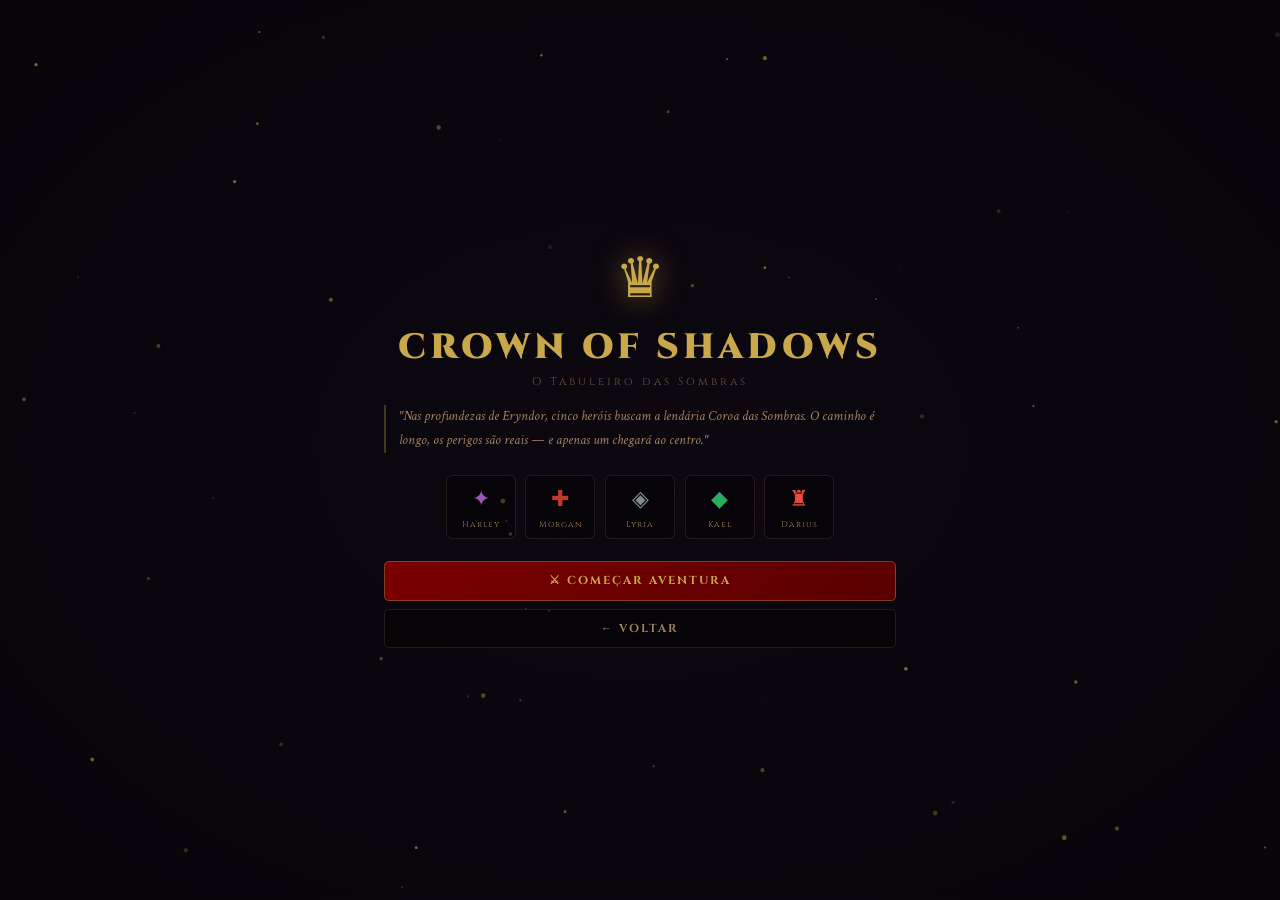
<file: html/board.html>
<!DOCTYPE html>
<html lang="pt-BR">
<head>
  <meta charset="UTF-8"/>
  <meta name="viewport" content="width=device-width,initial-scale=1.0"/>
  <title>Crown of Shadows — Tabuleiro</title>
  <link href="https://fonts.googleapis.com/css2?family=Cinzel:wght@400;700;900&family=Crimson+Text:ital,wght@0,400;0,600;1,400&display=swap" rel="stylesheet"/>
  <link rel="stylesheet" href="../css/board.css"/>
</head>
<body>

<!-- ═══ INTRO ═══ -->
<div id="intro-screen">
  <canvas id="intro-particles"></canvas>
  <div class="intro-content">
    <div class="intro-crown">♛</div>
    <h1 class="intro-title">CROWN OF SHADOWS</h1>
    <p class="intro-sub">O Tabuleiro das Sombras</p>
    <p class="intro-lore">"Nas profundezas de Eryndor, cinco heróis buscam a lendária Coroa das Sombras. O caminho é longo, os perigos são reais — e apenas um chegará ao centro."</p>
    <div class="intro-chars" id="intro-chars"></div>
    <button class="intro-btn" id="intro-start">⚔ COMEÇAR AVENTURA</button>
    <button class="intro-btn intro-btn-sec" onclick="window.location.href='../home.html'">← VOLTAR</button>
  </div>
</div>

<!-- ═══ GAME ═══ -->
<div id="game-screen" style="display:none">

  <!-- TOPBAR -->
  <header class="g-top">
    <div class="g-top-left">
      <button class="g-back-btn" onclick="Board.confirmQuit()">← SAIR</button>
      <div class="g-logo-sm">♛ CROWN OF SHADOWS</div>
    </div>
    <div class="g-top-center">
      <span class="g-turn-label">TURNO</span>
      <span class="g-turn-num" id="g-turn-num">01</span>
      <div class="g-turn-order" id="g-turn-order"></div>
    </div>
    <div class="g-top-right">
      <button class="g-icon-btn" onclick="Board.toggleInventory()" title="Inventário">
        <svg viewBox="0 0 20 20" fill="none" stroke="currentColor" stroke-width="1.5" width="14" height="14"><rect x="3" y="7" width="14" height="11" rx="2"/><path d="M7 7V5a3 3 0 0 1 6 0v2"/></svg>
      </button>
      <button class="g-icon-btn" onclick="Board.toggleQuests()" title="Missões">
        <svg viewBox="0 0 20 20" fill="none" stroke="currentColor" stroke-width="1.5" width="14" height="14"><path d="M6 2h8a2 2 0 0 1 2 2v12a2 2 0 0 1-2 2H6a2 2 0 0 1-2-2V4a2 2 0 0 1 2-2z"/><line x1="8" y1="7" x2="12" y2="7"/><line x1="8" y1="10" x2="12" y2="10"/><line x1="8" y1="13" x2="10" y2="13"/></svg>
      </button>
      <button class="g-icon-btn" onclick="Board.toggleChronicle()" title="Crônica">
        <svg viewBox="0 0 20 20" fill="none" stroke="currentColor" stroke-width="1.5" width="14" height="14"><path d="M4 4h12v12H4z"/><path d="M4 8h12"/><path d="M8 4v12"/></svg>
      </button>
      <button class="g-icon-btn" onclick="Board.confirmQuit()" title="Menu">
        <svg viewBox="0 0 20 20" fill="none" stroke="currentColor" stroke-width="1.5" width="14" height="14"><circle cx="10" cy="10" r="3"/><path d="M10 2v2M10 16v2M2 10h2M16 10h2M4.22 4.22l1.42 1.42M14.36 14.36l1.42 1.42M4.22 15.78l1.42-1.42M14.36 5.64l1.42-1.42"/></svg>
      </button>
    </div>
  </header>

  <!-- BODY -->
  <div class="g-body">

    <!-- LEFT: character portraits -->
    <aside class="g-left" id="g-left">
      <div class="g-left-title">HERÓIS</div>
      <div id="portrait-list"></div>
    </aside>

    <!-- CENTER: board canvas -->
    <main class="g-center">
      <canvas id="board-canvas" onclick="Board.onCanvasClick(event)"></canvas>
      <!-- MASTER BOX -->
      <div class="master-box" id="master-box">
        <div class="master-header">
          <svg viewBox="0 0 16 16" fill="none" stroke="currentColor" stroke-width="1.4" width="13" height="13" style="color:var(--gold)"><path d="M2 2h12v10H2z"/><path d="M5 6h6M5 8.5h4"/></svg>
          <span class="master-lbl">MESTRE</span>
        </div>
        <div class="master-text" id="master-text">"A Coroa das Sombras aguarda no centro do tabuleiro."</div>
        <div class="master-choices" id="master-choices"></div>
      </div>
    </main>

    <!-- RIGHT: actions + dice -->
    <aside class="g-right" id="g-right">
      <div class="g-right-title">SUAS AÇÕES</div>
      <div class="action-list" id="action-list"></div>

      <div class="dice-section">
        <div class="g-right-title" style="margin-top:.8rem">DADO</div>
        <div class="dice-wrap" id="dice-wrap" onclick="Board.rollDice()">
          <svg class="die-svg" id="die-svg" viewBox="0 0 80 80">
            <defs>
              <filter id="dieShadow">
                <feDropShadow dx="2" dy="3" stdDeviation="3" flood-color="rgba(0,0,0,0.6)"/>
              </filter>
              <linearGradient id="dieGrad" x1="0" y1="0" x2="1" y2="1">
                <stop offset="0%" stop-color="#2a1a0a"/>
                <stop offset="100%" stop-color="#0d0810"/>
              </linearGradient>
            </defs>
            <rect x="4" y="4" width="72" height="72" rx="14"
              fill="url(#dieGrad)" stroke="#c9a84c" stroke-width="2" filter="url(#dieShadow)"/>
            <g id="die-pips"></g>
          </svg>
          <div class="dice-label" id="dice-label">ROLAR DADO</div>
        </div>
        <div class="dice-result" id="dice-result" style="display:none">
          <div class="dice-num" id="dice-num">—</div>
          <div class="dice-verdict" id="dice-verdict"></div>
        </div>
      </div>
    </aside>

  </div>

  <!-- BOTTOM BAR -->
  <div class="g-bottom">
    <button class="g-bot-btn" onclick="Board.toggleInventory()">Inventário</button>
    <button class="g-bot-btn" onclick="Board.toggleQuests()">Missões</button>
    <button class="g-bot-btn" onclick="Board.toggleChronicle()">Crônica</button>
  </div>

</div>

<!-- ═══ TUTORIAL ═══ -->
<div id="tut-overlay" class="tut-overlay" style="display:none">
  <div class="tut-spotlight" id="tut-spotlight"></div>
  <div class="tut-box" id="tut-box">
    <div class="tut-step" id="tut-step">PASSO 1 / 6</div>
    <div class="tut-title" id="tut-title">ROLE O DADO</div>
    <p class="tut-text" id="tut-text">O resultado determina quantas casas seu herói poderá avançar.</p>
    <div class="tut-dots" id="tut-dots"></div>
    <div class="tut-actions">
      <button class="tut-skip" onclick="Board.tutSkip()">Pular</button>
      <button class="tut-next" id="tut-next" onclick="Board.tutNext()">PRÓXIMO →</button>
    </div>
  </div>
</div>

<!-- ═══ MODALS ═══ -->

<!-- EVENT -->
<div class="modal-bg" id="modal-event" style="display:none">
  <div class="modal-box">
    <div class="modal-icon" id="ev-icon">✦</div>
    <div class="modal-title" id="ev-title">Encontro!</div>
    <div class="modal-story" id="ev-story"></div>
    <div class="modal-choices" id="ev-choices"></div>
  </div>
</div>

<!-- CONFRONTO -->
<div class="modal-bg" id="modal-confront" style="display:none">
  <div class="modal-box">
    <div class="modal-icon">✦</div>
    <div class="modal-title" id="cf-title">CONFRONTO!</div>
    <div class="modal-story" id="cf-story"></div>
    <div class="modal-choices" id="cf-choices"></div>
  </div>
</div>

<!-- INVENTORY -->
<div class="modal-bg" id="modal-inv" style="display:none">
  <div class="modal-box modal-wide">
    <div class="modal-header">
      <span>INVENTÁRIO</span>
      <button class="modal-close" onclick="Board.toggleInventory()">✕</button>
    </div>
    <div class="inv-grid" id="inv-grid"></div>
  </div>
</div>

<!-- QUESTS -->
<div class="modal-bg" id="modal-quests" style="display:none">
  <div class="modal-box modal-wide">
    <div class="modal-header">
      <span>MISSÕES</span>
      <button class="modal-close" onclick="Board.toggleQuests()">✕</button>
    </div>
    <div id="quests-body"></div>
  </div>
</div>

<!-- CHRONICLE -->
<div class="modal-bg" id="modal-chronicle" style="display:none">
  <div class="modal-box modal-wide">
    <div class="modal-header">
      <span>CRÔNICA</span>
      <button class="modal-close" onclick="Board.toggleChronicle()">✕</button>
    </div>
    <div class="chronicle-list" id="chronicle-list"></div>
  </div>
</div>

<!-- WIN -->
<div class="modal-bg" id="modal-win" style="display:none">
  <div class="modal-box modal-win">
    <div class="win-crown">♛</div>
    <div class="win-title" id="win-title">VITÓRIA!</div>
    <div class="win-sub" id="win-sub"></div>
    <button class="win-btn" onclick="location.reload()">JOGAR NOVAMENTE</button>
    <a class="win-btn win-btn-sec" href="../home.html">← MENU PRINCIPAL</a>
  </div>
</div>

<!-- QUIT -->
<div class="modal-bg" id="modal-quit" style="display:none">
  <div class="modal-box modal-sm">
    <div class="modal-title">ABANDONAR?</div>
    <div class="modal-story">O progresso será perdido.</div>
    <div class="modal-choices">
      <button class="choice-btn" onclick="window.location.href='../home.html'">CONFIRMAR</button>
      <button class="choice-btn choice-sec" onclick="document.getElementById('modal-quit').style.display='none'">CANCELAR</button>
    </div>
  </div>
</div>

<!-- FLOAT LAYER -->
<div id="float-layer"></div>
<!-- TURN BANNER -->
<div class="turn-banner" id="turn-banner"></div>

<script src="../js/board.js"></script>
</body>
</html>
</file>
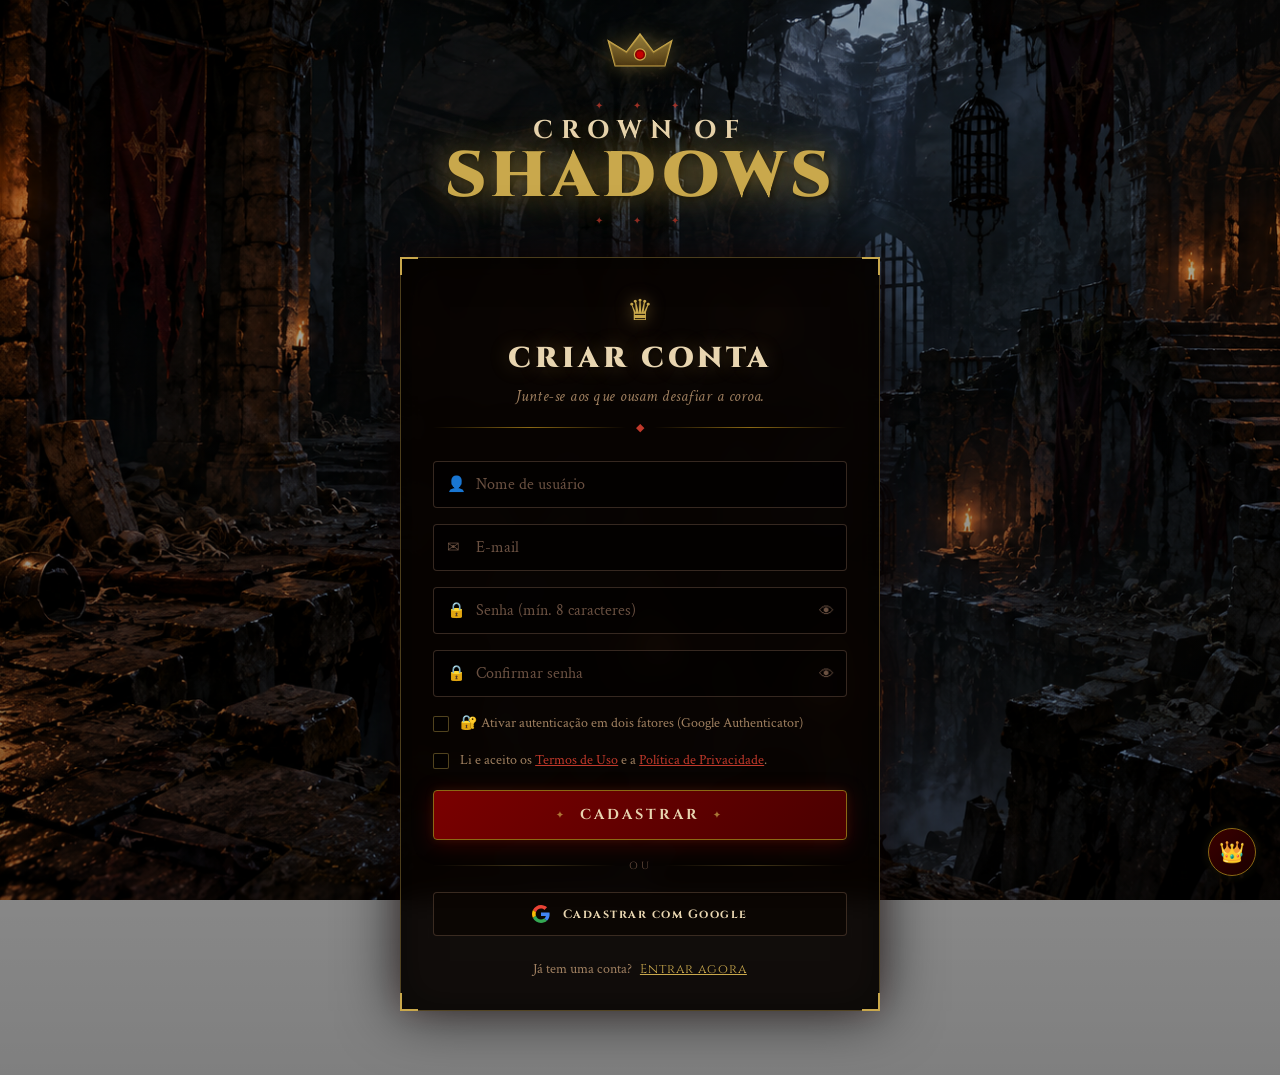
<file: html/cadastro.html>
<!DOCTYPE html>
<html lang="pt-BR">
<head>
  <meta charset="UTF-8" />
  <meta name="viewport" content="width=device-width, initial-scale=1.0" />
  <title>Criar Conta — Crown of Shadows</title>
  <link href="https://fonts.googleapis.com/css2?family=Cinzel:wght@400;700;900&family=Crimson+Text:ital,wght@0,400;0,600;1,400&display=swap" rel="stylesheet" />
  <link rel="stylesheet" href="../css/cadastro.css" />
  <script src="https://accounts.google.com/gsi/client" async defer></script>
</head>
<body>

  <div class="logo-wrap">
    <div class="logo-crown">
      <svg viewBox="0 0 80 50" xmlns="http://www.w3.org/2000/svg">
        <polygon points="40,2 52,18 68,8 62,30 18,30 12,8 28,18" fill="none" stroke="#c9a84c" stroke-width="1.5"/>
        <polygon points="40,2 52,18 68,8 62,30 18,30 12,8 28,18" fill="url(#crownGrad)" opacity="0.7"/>
        <circle cx="40" cy="20" r="5" fill="#8b0000" stroke="#c9a84c" stroke-width="1"/>
        <circle cx="40" cy="20" r="3" fill="#cc0000" opacity="0.9"/>
        <defs>
          <linearGradient id="crownGrad" x1="0%" y1="0%" x2="0%" y2="100%">
            <stop offset="0%" stop-color="#c9a84c"/>
            <stop offset="100%" stop-color="#5a3e10"/>
          </linearGradient>
        </defs>
      </svg>
    </div>
    <div class="logo-ornament">&#10022; &nbsp; &#10022; &nbsp; &#10022;</div>
    <h1 class="logo-title">
      <span class="logo-line1">CROWN OF</span>
      <span class="logo-line2">SHADOWS</span>
    </h1>
    <div class="logo-ornament">&#10022; &nbsp; &#10022; &nbsp; &#10022;</div>
  </div>

  <div class="panel-wrap">
    <div class="panel">
      <span class="corner tl"></span>
      <span class="corner tr"></span>
      <span class="corner bl"></span>
      <span class="corner br"></span>

      <div class="panel-crown">&#9819;</div>
      <h2 class="panel-title">CRIAR CONTA</h2>
      <p class="panel-sub">Junte-se aos que ousam desafiar a coroa.</p>
      <div class="divider"><span></span><span class="diamond">&#9670;</span><span></span></div>

      <!-- ETAPA 1: Formulário -->
      <div id="step-form">
        <form id="form-cadastro" novalidate>
          <div class="field-wrap">
            <div class="input-wrap">
              <span class="inp-icon">&#128100;</span>
              <input type="text" id="reg-name" placeholder="Nome de usuário" autocomplete="off" />
            </div>
            <div class="field-err" id="err-name"></div>
          </div>

          <div class="field-wrap">
            <div class="input-wrap">
              <span class="inp-icon">&#9993;</span>
              <input type="password" id="reg-email" placeholder="E-mail" autocomplete="new-password" />
            </div>
            <div class="field-err" id="err-email"></div>
          </div>

          <div class="field-wrap">
            <div class="input-wrap">
              <span class="inp-icon">&#128274;</span>
              <input type="password" id="reg-pass" placeholder="Senha (mín. 8 caracteres)" />
              <button type="button" class="eye-btn" onclick="togglePass('reg-pass',this)">&#128065;</button>
            </div>
            <div class="field-err" id="err-pass"></div>
          </div>

          <div class="field-wrap">
            <div class="input-wrap">
              <span class="inp-icon">&#128274;</span>
              <input type="password" id="reg-pass2" placeholder="Confirmar senha" />
              <button type="button" class="eye-btn" onclick="togglePass('reg-pass2',this)">&#128065;</button>
            </div>
            <div class="field-err" id="err-pass2"></div>
          </div>

          <!-- MFA toggle -->
          <div class="mfa-toggle-wrap">
            <label class="mfa-toggle-label">
              <input type="checkbox" id="reg-mfa" />
              <span class="custom-check"></span>
              <span class="terms-text">&#128272; Ativar autenticação em dois fatores (Google Authenticator)</span>
            </label>
          </div>

          <div class="terms-wrap">
            <label class="terms-label">
              <input type="checkbox" id="reg-terms" />
              <span class="custom-check"></span>
              <span class="terms-text">Li e aceito os <a href="#" class="terms-link" onclick="return false;">Termos de Uso</a> e a <a href="#" class="terms-link" onclick="return false;">Política de Privacidade</a>.</span>
            </label>
            <div class="field-err" id="err-terms"></div>
          </div>

          <button type="submit" class="btn-register">
            <span class="btn-deco">&#10022;</span>
            CADASTRAR
            <span class="btn-deco">&#10022;</span>
          </button>

          <div class="field-err form-err" id="err-form"></div>
        </form>

        <div class="divider-or"><span></span><span class="or-text">OU</span><span></span></div>

        <button class="btn-google" id="btn-google-cad">
          <svg width="18" height="18" viewBox="0 0 48 48" style="flex-shrink:0">
            <path fill="#EA4335" d="M24 9.5c3.54 0 6.71 1.22 9.21 3.6l6.85-6.85C35.9 2.38 30.47 0 24 0 14.62 0 6.51 5.38 2.56 13.22l7.98 6.19C12.43 13.72 17.74 9.5 24 9.5z"/>
            <path fill="#4285F4" d="M46.98 24.55c0-1.57-.15-3.09-.38-4.55H24v9.02h12.94c-.58 2.96-2.26 5.48-4.78 7.18l7.73 6c4.51-4.18 7.09-10.36 7.09-17.65z"/>
            <path fill="#FBBC05" d="M10.53 28.59c-.48-1.45-.76-2.99-.76-4.59s.27-3.14.76-4.59l-7.98-6.19C.92 16.46 0 20.12 0 24c0 3.88.92 7.54 2.56 10.78l7.97-6.19z"/>
            <path fill="#34A853" d="M24 48c6.48 0 11.93-2.13 15.89-5.81l-7.73-6c-2.18 1.48-4.97 2.31-8.16 2.31-6.26 0-11.57-4.22-13.47-9.91l-7.98 6.19C6.51 42.62 14.62 48 24 48z"/>
          </svg>
          Cadastrar com Google
        </button>

        <p class="login-link">Já tem uma conta? <a href="../index.html" class="login-anchor">Entrar agora</a></p>
      </div>

      <!-- ETAPA 2: QR Code MFA -->
      <div id="step-mfa" style="display:none;text-align:center">
        <div class="panel-crown">&#128272;</div>
        <h3 style="font-family:'Cinzel',serif;color:#c9a84c;letter-spacing:3px;margin-bottom:.5rem">CONFIGURAR MFA</h3>
        <p style="color:#a08060;font-size:.9rem;margin-bottom:1rem">Escaneie o QR Code com o <strong style="color:#e8d5b0">Google Authenticator</strong></p>
        <div id="qr-container" style="background:#fff;padding:12px;border-radius:4px;display:inline-block;margin-bottom:1rem"></div>
        <p style="color:#6a5040;font-size:.75rem;margin-bottom:.5rem">Ou insira a chave manualmente:</p>
        <div id="mfa-secret-display" style="font-family:monospace;color:#c9a84c;font-size:.85rem;letter-spacing:2px;margin-bottom:1.2rem;word-break:break-all"></div>
        <p style="color:#a08060;font-size:.85rem;margin-bottom:.5rem">Digite o código do app para confirmar:</p>
        <div class="input-wrap" style="max-width:200px;margin:0 auto .5rem">
          <span class="inp-icon">&#128272;</span>
          <input type="text" id="mfa-verify-code" placeholder="000000" maxlength="6" style="text-align:center;letter-spacing:6px;font-size:1.2rem" />
        </div>
        <div class="field-err" id="err-mfa" style="text-align:center"></div>
        <button class="btn-register" onclick="CadastroMFA.confirm()" style="margin-top:.8rem">
          <span class="btn-deco">&#10022;</span> CONFIRMAR E CRIAR CONTA <span class="btn-deco">&#10022;</span>
        </button>
        <button onclick="CadastroMFA.skip()" style="background:none;border:none;color:#6a5040;font-size:.75rem;cursor:pointer;font-family:'Cinzel',serif;margin-top:.5rem;display:block;width:100%">Cancelar</button>
      </div>

      <!-- Sucesso -->
      <div class="form-ok hidden" id="form-ok">&#9876; Conta criada! Bem-vindo ao reino.</div>
    </div>
  </div>

  <!-- Modal Admin -->
  <div id="modal-admin" style="display:none;position:fixed;inset:0;z-index:9999;background:rgba(0,0,0,0.88);display:none;align-items:center;justify-content:center;backdrop-filter:blur(6px)">
    <div style="background:#0a0604;border:1px solid rgba(201,168,76,0.5);border-radius:4px;padding:2rem;width:min(360px,92vw);display:flex;flex-direction:column;gap:1rem;box-shadow:0 0 50px rgba(122,0,0,0.5)">
      <div style="font-family:'Cinzel',serif;color:#c9a84c;font-size:1rem;font-weight:900;text-align:center">&#128081; ACESSO ADMINISTRADOR</div>
      <div class="input-wrap">
        <span class="inp-icon">&#9993;</span>
        <input type="email" id="adm-email" placeholder="E-mail admin" />
      </div>
      <div class="input-wrap">
        <span class="inp-icon">&#128274;</span>
        <input type="password" id="adm-pass" placeholder="Senha admin" />
      </div>
      <div id="adm-err" style="color:#c0392b;font-size:.75rem;text-align:center;display:none"></div>
      <button onclick="AdminAccess.login()" class="btn-register">&#128081; ENTRAR COMO ADMIN</button>
      <button onclick="AdminAccess.close()" style="background:none;border:none;color:#6a5040;font-size:.72rem;cursor:pointer;font-family:'Cinzel',serif">&#8592; Cancelar</button>
    </div>
  </div>

  <!-- Botão Admin fixo -->
  <button id="btn-admin-fixed" onclick="AdminAccess.open()" title="Acesso Administrador">&#128081;</button>

  <script src="../banco/db.js"></script>
  <script src="../js/cadastro.js"></script>
</body>
</html>
</file>
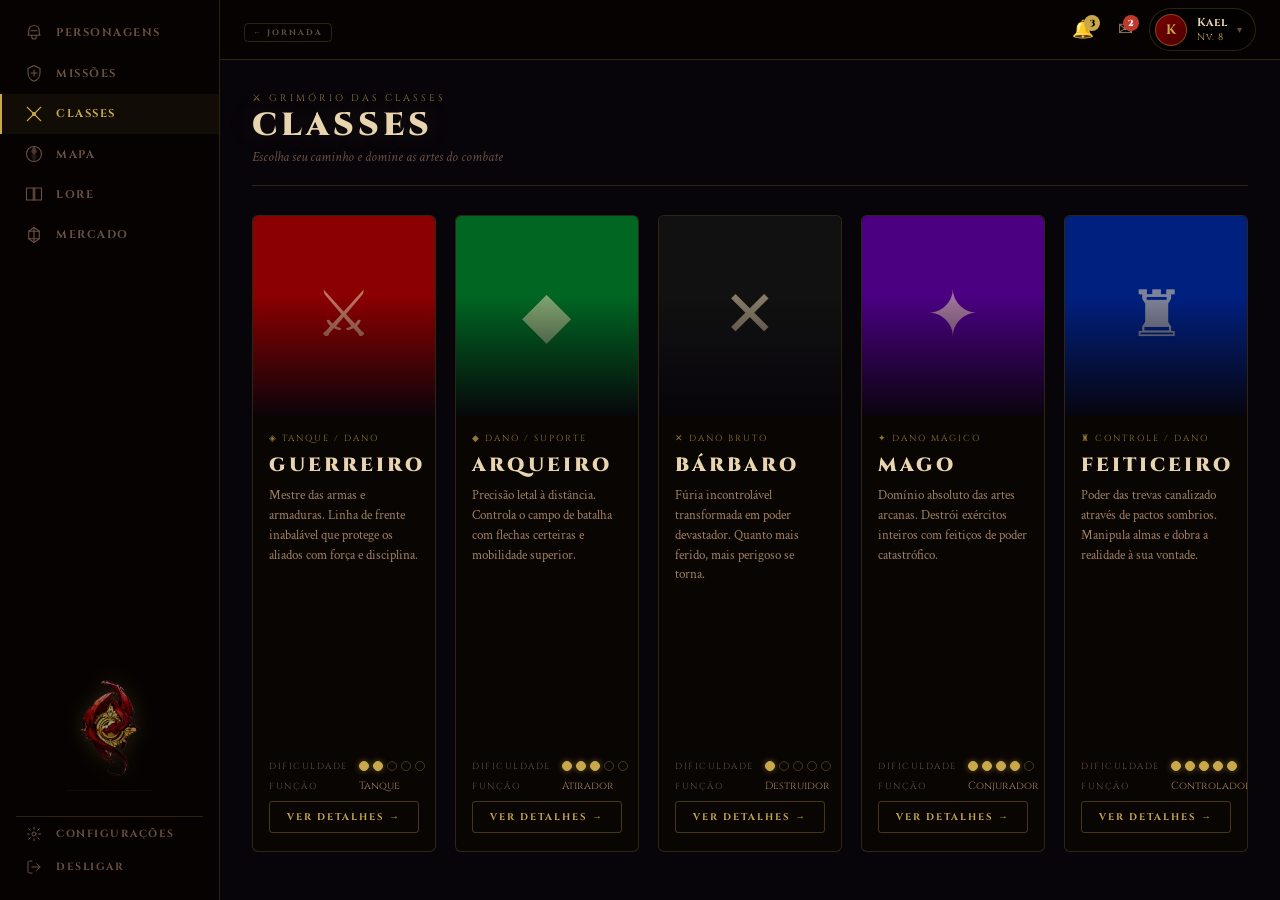
<file: html/classes.html>
<!DOCTYPE html>
<html lang="pt-BR">
<head>
  <meta charset="UTF-8" />
  <meta name="viewport" content="width=device-width, initial-scale=1.0" />
  <title>Crown of Shadows — Classes</title>
  <link href="https://fonts.googleapis.com/css2?family=Cinzel:wght@400;700;900&family=Crimson+Text:ital,wght@0,400;0,600;1,400&display=swap" rel="stylesheet" />
  <link rel="stylesheet" href="../css/classes.css" />
</head>
<body>

  <!-- SIDEBAR -->
  <aside class="sidebar" id="sidebar">
    <nav class="sb-nav">
      <a href="personagens.html" class="sb-link" data-page="personagens">
        <span class="sb-icon"><svg width="18" height="18" viewBox="0 0 24 24" fill="none" stroke="currentColor" stroke-width="1.5" stroke-linecap="round" stroke-linejoin="round"><path d="M12 2C8 2 5 5 5 9v4l-1 2h16l-1-2V9c0-4-3-7-7-7z"/><path d="M9 15v2a3 3 0 0 0 6 0v-2"/><path d="M8 9h8"/></svg></span>
        <span class="sb-label">PERSONAGENS</span>
      </a>
      <a href="missoes.html" class="sb-link" data-page="missoes">
        <span class="sb-icon"><svg width="18" height="18" viewBox="0 0 24 24" fill="none" stroke="currentColor" stroke-width="1.5" stroke-linecap="round" stroke-linejoin="round"><path d="M12 2L4 6v6c0 5 3.5 9.5 8 11 4.5-1.5 8-6 8-11V6z"/><line x1="12" y1="8" x2="12" y2="16"/><line x1="8" y1="12" x2="16" y2="12"/></svg></span>
        <span class="sb-label">MISSÕES</span>
      </a>
      <a href="classes.html" class="sb-link active" data-page="classes">
        <span class="sb-icon"><svg width="18" height="18" viewBox="0 0 24 24" fill="none" stroke="currentColor" stroke-width="1.5" stroke-linecap="round" stroke-linejoin="round"><line x1="3" y1="3" x2="21" y2="21"/><line x1="21" y1="3" x2="3" y2="21"/><circle cx="12" cy="12" r="2"/></svg></span>
        <span class="sb-label">CLASSES</span>
      </a>
      <a href="joga.html" class="sb-link" data-page="mapa">
        <span class="sb-icon"><svg width="18" height="18" viewBox="0 0 24 24" fill="none" stroke="currentColor" stroke-width="1.5" stroke-linecap="round" stroke-linejoin="round"><circle cx="12" cy="12" r="10"/><polygon points="12,2 15,9 12,12 9,9" fill="currentColor" opacity="0.7"/><polygon points="12,22 9,15 12,12 15,15" fill="currentColor" opacity="0.3"/></svg></span>
        <span class="sb-label">MAPA</span>
      </a>
      <a href="lore.html" class="sb-link" data-page="lore">
        <span class="sb-icon"><svg width="18" height="18" viewBox="0 0 24 24" fill="none" stroke="currentColor" stroke-width="1.5" stroke-linecap="round" stroke-linejoin="round"><path d="M2 4h9v16H2z"/><path d="M13 4h9v16h-9z"/><line x1="11" y1="4" x2="13" y2="4"/><line x1="11" y1="20" x2="13" y2="20"/></svg></span>
        <span class="sb-label">LORE</span>
      </a>
      <a href="mercado.html" class="sb-link" data-page="mercado">
        <span class="sb-icon"><svg width="18" height="18" viewBox="0 0 24 24" fill="none" stroke="currentColor" stroke-width="1.5" stroke-linecap="round" stroke-linejoin="round"><polygon points="12,2 19,7 19,17 12,22 5,17 5,7"/><line x1="12" y1="2" x2="12" y2="22"/><line x1="5" y1="7" x2="19" y2="7"/><line x1="5" y1="17" x2="19" y2="17"/></svg></span>
        <span class="sb-label">MERCADO</span>
      </a>
    </nav>
    <div class="sb-bottom">
      <div class="sb-dragon">
        <img src="../assets/images/dragao_emblema.png" alt="Dragão" style="width:120px;height:120px;object-fit:contain;" />
      </div>
      <div class="sb-divider"></div>
      <a href="configuracoes.html" class="sb-link sb-link-sm">
        <span class="sb-icon"><svg width="16" height="16" viewBox="0 0 24 24" fill="none" stroke="currentColor" stroke-width="1.5" stroke-linecap="round" stroke-linejoin="round"><circle cx="12" cy="12" r="3"/><path d="M12 2v3M12 19v3M4.22 4.22l2.12 2.12M17.66 17.66l2.12 2.12M2 12h3M19 12h3M4.22 19.78l2.12-2.12M17.66 6.34l2.12-2.12"/></svg></span>
        <span class="sb-label">CONFIGURAÇÕES</span>
      </a>
      <a href="../index.html" class="sb-link sb-link-sm sb-link-danger">
        <span class="sb-icon"><svg width="16" height="16" viewBox="0 0 24 24" fill="none" stroke="currentColor" stroke-width="1.5" stroke-linecap="round" stroke-linejoin="round"><path d="M9 21H5a2 2 0 0 1-2-2V5a2 2 0 0 1 2-2h4"/><polyline points="16 17 21 12 16 7"/><line x1="21" y1="12" x2="9" y2="12"/></svg></span>
        <span class="sb-label">DESLIGAR</span>
      </a>
    </div>
  </aside>

  <!-- MAIN -->
  <div class="main-wrap">

    <!-- TOPBAR -->
    <header class="topbar">
      <button class="topbar-hamburger" onclick="document.getElementById('sidebar').classList.toggle('sb-open')">☰</button>
      <a href="../home.html" class="topbar-back" title="Voltar à Jornada">← JORNADA</a>
      <div class="topbar-right">
        <button class="topbar-icon-btn">
          🔔<span class="topbar-badge">3</span>
          <div class="topbar-drop">
            <div class="drop-title">Notificações</div>
            <div class="drop-item">⚔ Nova missão disponível</div>
            <div class="drop-item">🏆 Conquista desbloqueada!</div>
            <div class="drop-item">📜 Mensagem da Guilda</div>
          </div>
        </button>
        <button class="topbar-icon-btn">
          ✉<span class="topbar-badge topbar-badge-red">2</span>
          <div class="topbar-drop">
            <div class="drop-title">Mensagens</div>
            <div class="drop-item">🧙 Harley: "Pronto para a batalha?"</div>
            <div class="drop-item">⚔ Morgan: "Encontrei uma relíquia!"</div>
          </div>
        </button>
        <div class="topbar-profile-wrap">
          <button class="topbar-profile-btn">
            <div class="topbar-avatar" id="topbar-avatar">K</div>
            <div class="topbar-profile-info">
              <span class="topbar-profile-name" id="topbar-name">Kael</span>
              <span class="topbar-profile-level">Nv. <span id="topbar-level">8</span></span>
            </div>
            <span class="topbar-arrow">▾</span>
          </button>
          <div class="topbar-drop topbar-profile-drop">
            <button onclick="window.location.href='../index.html'">⏻ Sair</button>
          </div>
        </div>
      </div>
    </header>

    <!-- CONTEÚDO -->
    <div class="content">

      <div class="page-header">
        <div>
          <span class="page-tag">⚔ GRIMÓRIO DAS CLASSES</span>
          <h1 class="page-title">CLASSES</h1>
          <p class="page-subtitle">Escolha seu caminho e domine as artes do combate</p>
        </div>
      </div>

      <!-- GRID DE CLASSES -->
      <div class="classes-grid">

        <!-- GUERREIRO -->
        <div class="class-card" data-id="guerreiro">
          <div class="class-card-art guerreiro-art">
            <div class="class-art-fallback">
              <span class="class-art-icon">⚔</span>
            </div>
            <div class="class-card-vignette"></div>
          </div>
          <div class="class-card-body">
            <div class="class-role-tag">◈ TANQUE / DANO</div>
            <h2 class="class-name">GUERREIRO</h2>
            <p class="class-short-desc">Mestre das armas e armaduras. Linha de frente inabalável que protege os aliados com força e disciplina.</p>
            <div class="class-meta">
              <div class="class-meta-item">
                <span class="meta-label">DIFICULDADE</span>
                <div class="diff-dots">
                  <span class="dot filled"></span><span class="dot filled"></span><span class="dot"></span><span class="dot"></span><span class="dot"></span>
                </div>
              </div>
              <div class="class-meta-item">
                <span class="meta-label">FUNÇÃO</span>
                <span class="meta-val">Tanque</span>
              </div>
            </div>
            <button class="class-view-btn" onclick="Classes.open('guerreiro')">VER DETALHES →</button>
          </div>
        </div>

        <!-- ARQUEIRO -->
        <div class="class-card" data-id="arqueiro">
          <div class="class-card-art arqueiro-art">
            <div class="class-art-fallback">
              <span class="class-art-icon">◆</span>
            </div>
            <div class="class-card-vignette"></div>
          </div>
          <div class="class-card-body">
            <div class="class-role-tag">◆ DANO / SUPORTE</div>
            <h2 class="class-name">ARQUEIRO</h2>
            <p class="class-short-desc">Precisão letal à distância. Controla o campo de batalha com flechas certeiras e mobilidade superior.</p>
            <div class="class-meta">
              <div class="class-meta-item">
                <span class="meta-label">DIFICULDADE</span>
                <div class="diff-dots">
                  <span class="dot filled"></span><span class="dot filled"></span><span class="dot filled"></span><span class="dot"></span><span class="dot"></span>
                </div>
              </div>
              <div class="class-meta-item">
                <span class="meta-label">FUNÇÃO</span>
                <span class="meta-val">Atirador</span>
              </div>
            </div>
            <button class="class-view-btn" onclick="Classes.open('arqueiro')">VER DETALHES →</button>
          </div>
        </div>

        <!-- BÁRBARO -->
        <div class="class-card" data-id="barbaro">
          <div class="class-card-art barbaro-art">
            <div class="class-art-fallback">
              <span class="class-art-icon">✕</span>
            </div>
            <div class="class-card-vignette"></div>
          </div>
          <div class="class-card-body">
            <div class="class-role-tag">✕ DANO BRUTO</div>
            <h2 class="class-name">BÁRBARO</h2>
            <p class="class-short-desc">Fúria incontrolável transformada em poder devastador. Quanto mais ferido, mais perigoso se torna.</p>
            <div class="class-meta">
              <div class="class-meta-item">
                <span class="meta-label">DIFICULDADE</span>
                <div class="diff-dots">
                  <span class="dot filled"></span><span class="dot"></span><span class="dot"></span><span class="dot"></span><span class="dot"></span>
                </div>
              </div>
              <div class="class-meta-item">
                <span class="meta-label">FUNÇÃO</span>
                <span class="meta-val">Destruidor</span>
              </div>
            </div>
            <button class="class-view-btn" onclick="Classes.open('barbaro')">VER DETALHES →</button>
          </div>
        </div>

        <!-- MAGO -->
        <div class="class-card" data-id="mago">
          <div class="class-card-art mago-art">
            <div class="class-art-fallback">
              <span class="class-art-icon">✦</span>
            </div>
            <div class="class-card-vignette"></div>
          </div>
          <div class="class-card-body">
            <div class="class-role-tag">✦ DANO MÁGICO</div>
            <h2 class="class-name">MAGO</h2>
            <p class="class-short-desc">Domínio absoluto das artes arcanas. Destrói exércitos inteiros com feitiços de poder catastrófico.</p>
            <div class="class-meta">
              <div class="class-meta-item">
                <span class="meta-label">DIFICULDADE</span>
                <div class="diff-dots">
                  <span class="dot filled"></span><span class="dot filled"></span><span class="dot filled"></span><span class="dot filled"></span><span class="dot"></span>
                </div>
              </div>
              <div class="class-meta-item">
                <span class="meta-label">FUNÇÃO</span>
                <span class="meta-val">Conjurador</span>
              </div>
            </div>
            <button class="class-view-btn" onclick="Classes.open('mago')">VER DETALHES →</button>
          </div>
        </div>

        <!-- FEITICEIRO -->
        <div class="class-card" data-id="feiticeiro">
          <div class="class-card-art feiticeiro-art">
            <div class="class-art-fallback">
              <span class="class-art-icon">♜</span>
            </div>
            <div class="class-card-vignette"></div>
          </div>
          <div class="class-card-body">
            <div class="class-role-tag">♜ CONTROLE / DANO</div>
            <h2 class="class-name">FEITICEIRO</h2>
            <p class="class-short-desc">Poder das trevas canalizado através de pactos sombrios. Manipula almas e dobra a realidade à sua vontade.</p>
            <div class="class-meta">
              <div class="class-meta-item">
                <span class="meta-label">DIFICULDADE</span>
                <div class="diff-dots">
                  <span class="dot filled"></span><span class="dot filled"></span><span class="dot filled"></span><span class="dot filled"></span><span class="dot filled"></span>
                </div>
              </div>
              <div class="class-meta-item">
                <span class="meta-label">FUNÇÃO</span>
                <span class="meta-val">Controlador</span>
              </div>
            </div>
            <button class="class-view-btn" onclick="Classes.open('feiticeiro')">VER DETALHES →</button>
          </div>
        </div>

      </div>
    </div>
  </div>

  <!-- MODAL — DETALHE DA CLASSE -->
  <div class="modal-overlay" id="modal-overlay" onclick="Classes.close(event)">
    <div class="modal-box" id="modal-box">

      <button class="modal-close" onclick="Classes.close(null,true)">✕</button>

      <div class="modal-header" id="modal-header">
        <div class="modal-header-art" id="modal-header-art">
          <span class="modal-header-icon" id="modal-header-icon">⚔</span>
        </div>
        <div class="modal-header-info">
          <span class="modal-class-role" id="modal-class-role">TANQUE / DANO</span>
          <h2 class="modal-class-name" id="modal-class-name">GUERREIRO</h2>
          <p class="modal-class-desc" id="modal-class-desc"></p>
          <p class="modal-combat-style" id="modal-combat-style"></p>
        </div>
      </div>

      <div class="modal-tabs">
        <button class="modal-tab active" onclick="Classes.tab('attrs',this)">ATRIBUTOS</button>
        <button class="modal-tab" onclick="Classes.tab('vantagens',this)">VANTAGENS</button>
        <button class="modal-tab" onclick="Classes.tab('desvantagens',this)">DESVANTAGENS</button>
        <button class="modal-tab" onclick="Classes.tab('habilidades',this)">HABILIDADES</button>
        <button class="modal-tab" onclick="Classes.tab('equip',this)">EQUIPAMENTOS</button>
        <button class="modal-tab" onclick="Classes.tab('tree',this)">ÁRVORE</button>
      </div>

      <div class="modal-content">
        <div class="tab-pane" id="pane-attrs">
          <div class="attrs-grid" id="modal-attrs"></div>
        </div>
        <div class="tab-pane hidden" id="pane-vantagens">
          <ul class="pros-cons-list" id="modal-vantagens"></ul>
        </div>
        <div class="tab-pane hidden" id="pane-desvantagens">
          <ul class="pros-cons-list cons" id="modal-desvantagens"></ul>
        </div>
        <div class="tab-pane hidden" id="pane-habilidades">
          <div class="hab-grid" id="modal-habilidades"></div>
        </div>
        <div class="tab-pane hidden" id="pane-equip">
          <div class="equip-rec-grid" id="modal-equip"></div>
        </div>
        <div class="tab-pane hidden" id="pane-tree">
          <div class="skill-tree" id="modal-tree"></div>
        </div>
      </div>

    </div>
  </div>

  <script src="../js/classes.js"></script>
</body>
</html>
</file>
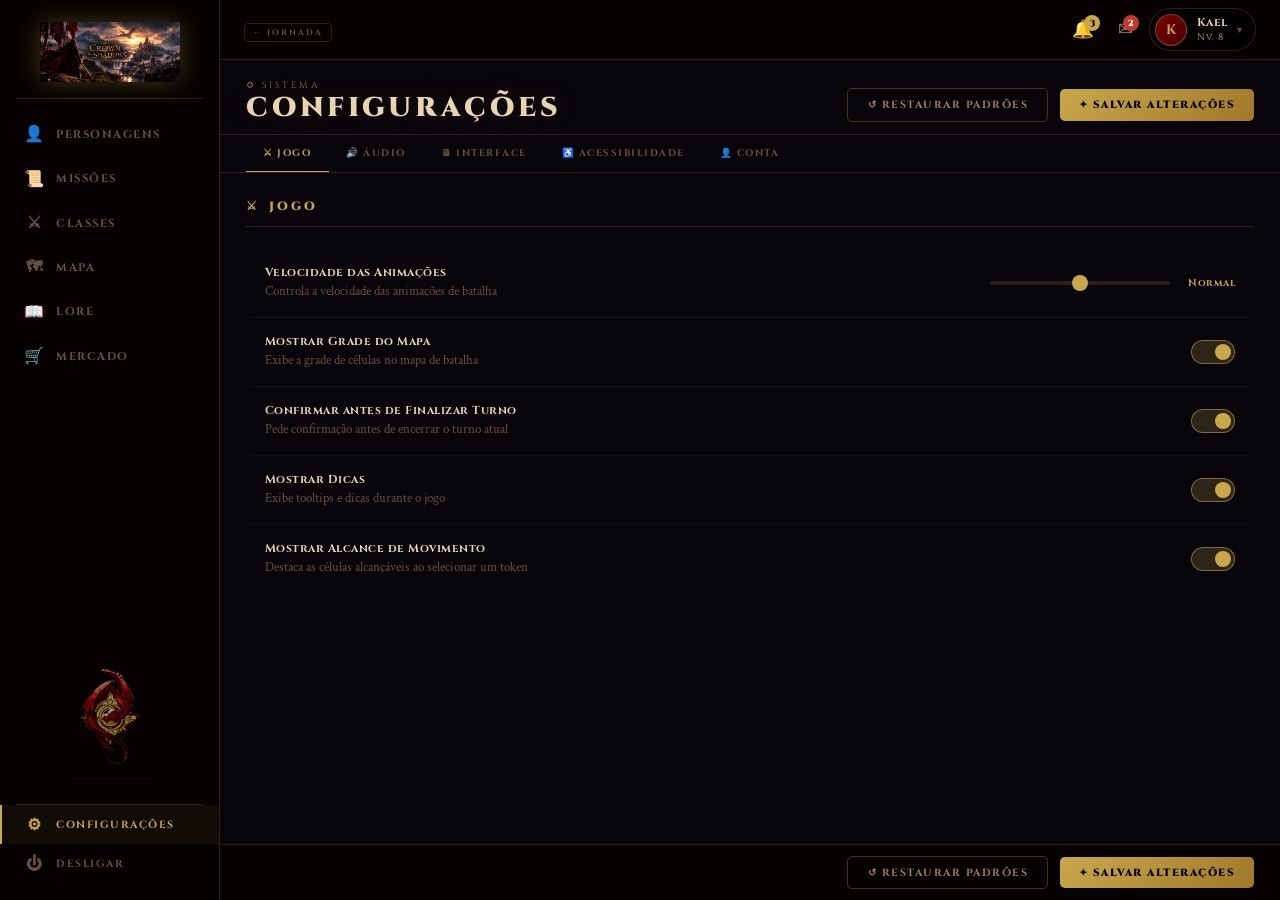
<file: html/configuracoes.html>
<!DOCTYPE html>
<html lang="pt-BR">
<head>
  <meta charset="UTF-8" />
  <meta name="viewport" content="width=device-width, initial-scale=1.0" />
  <title>Crown of Shadows — Configurações</title>
  <link href="https://fonts.googleapis.com/css2?family=Cinzel:wght@400;700;900&family=Crimson+Text:ital,wght@0,400;0,600;1,400&display=swap" rel="stylesheet" />
  <link rel="stylesheet" href="../css/configuracoes.css" />
</head>
<body>

  <!-- SIDEBAR -->
  <aside class="sidebar" id="sidebar">
    <div class="sb-logo">
      <img src="../assets/coroa.png" alt="Crown of Shadows" class="sb-logo-img" />
    </div>
    <div class="sb-divider"></div>
    <nav class="sb-nav">
      <a href="personagens.html" class="sb-link">
        <span class="sb-icon">👤</span><span class="sb-label">PERSONAGENS</span>
      </a>
      <a href="missoes.html" class="sb-link">
        <span class="sb-icon">📜</span><span class="sb-label">MISSÕES</span>
      </a>
      <a href="classes.html" class="sb-link">
        <span class="sb-icon">⚔</span><span class="sb-label">CLASSES</span>
      </a>
      <a href="joga.html" class="sb-link">
        <span class="sb-icon">🗺</span><span class="sb-label">MAPA</span>
      </a>
      <a href="lore.html" class="sb-link">
        <span class="sb-icon">📖</span><span class="sb-label">LORE</span>
      </a>
      <a href="mercado.html" class="sb-link">
        <span class="sb-icon">🛒</span><span class="sb-label">MERCADO</span>
      </a>
    </nav>
    <div class="sb-bottom">
      <div class="sb-dragon">
        <img src="../assets/images/dragao_emblema.png" alt="Dragão" style="width:120px;height:120px;object-fit:contain;" />
      </div>
      <div class="sb-divider"></div>
      <a href="configuracoes.html" class="sb-link sb-link-sm active">
        <span class="sb-icon">⚙</span><span class="sb-label">CONFIGURAÇÕES</span>
      </a>
      <a href="../index.html" class="sb-link sb-link-sm sb-link-danger">
        <span class="sb-icon">⏻</span><span class="sb-label">DESLIGAR</span>
      </a>
    </div>
  </aside>

  <!-- MAIN -->
  <div class="main-wrap">

    <!-- TOPBAR -->
    <header class="topbar">
      <button class="topbar-hamburger" onclick="document.getElementById('sidebar').classList.toggle('sb-open')">☰</button>
      <a href="../home.html" class="topbar-back" title="Voltar à Jornada">← JORNADA</a>
      <div class="topbar-right">
        <button class="topbar-icon-btn">
          🔔<span class="topbar-badge">3</span>
          <div class="topbar-drop">
            <div class="drop-title">Notificações</div>
            <div class="drop-item">⚔ Nova missão disponível</div>
            <div class="drop-item">🏅 Conquista desbloqueada!</div>
            <div class="drop-item">📖 Mensagem da Guilda</div>
          </div>
        </button>
        <button class="topbar-icon-btn">
          ✉<span class="topbar-badge topbar-badge-red">2</span>
          <div class="topbar-drop">
            <div class="drop-title">Mensagens</div>
            <div class="drop-item">🧙 Harley: "Pronto para a batalha?"</div>
            <div class="drop-item">⚔ Morgan: "Encontrei uma relíquia!"</div>
          </div>
        </button>
        <div class="topbar-profile-wrap">
          <button class="topbar-profile-btn">
            <div class="topbar-avatar" id="topbar-avatar">K</div>
            <div class="topbar-profile-info">
              <span class="topbar-profile-name" id="topbar-name">Kael</span>
              <span class="topbar-profile-level">Nv. <span id="topbar-level">8</span></span>
            </div>
            <span class="topbar-arrow">▾</span>
          </button>
          <div class="topbar-drop topbar-profile-drop">
            <button onclick="window.location.href='../index.html'">⏻ Sair</button>
          </div>
        </div>
      </div>
    </header>

    <!-- CONFIG AREA -->
    <div class="cfg-area">

      <div class="cfg-page-header">
        <div class="cfg-title-wrap">
          <span class="page-tag">⚙ SISTEMA</span>
          <h1 class="page-title">CONFIGURAÇÕES</h1>
        </div>
        <div class="cfg-header-btns">
          <button class="btn-restore" onclick="Cfg.restore()">↺ RESTAURAR PADRÕES</button>
          <button class="btn-save"    onclick="Cfg.save()">✦ SALVAR ALTERAÇÕES</button>
        </div>
      </div>

      <div class="cfg-body">

        <!-- TABS -->
        <nav class="cfg-tabs">
          <button class="cfg-tab active" onclick="Cfg.tab(this,'jogo')">⚔ JOGO</button>
          <button class="cfg-tab"        onclick="Cfg.tab(this,'audio')">🔊 ÁUDIO</button>
          <button class="cfg-tab"        onclick="Cfg.tab(this,'interface')">🖥 INTERFACE</button>
          <button class="cfg-tab"        onclick="Cfg.tab(this,'acessibilidade')">♿ ACESSIBILIDADE</button>
          <button class="cfg-tab"        onclick="Cfg.tab(this,'conta')">👤 CONTA</button>
        </nav>

        <!-- PANELS -->
        <div class="cfg-panels">

          <!-- JOGO -->
          <section class="cfg-panel active" id="panel-jogo">
            <div class="panel-heading"><span>⚔</span> JOGO</div>
            <div class="cfg-rows">

              <div class="cfg-row">
                <div class="cfg-lbl-wrap">
                  <span class="cfg-lbl">Velocidade das Animações</span>
                  <span class="cfg-hint">Controla a velocidade das animações de batalha</span>
                </div>
                <div class="cfg-ctrl">
                  <div class="slider-wrap">
                    <input class="cos-slider" type="range" id="anim-speed" min="1" max="3" step="1"
                           oninput="Cfg.stepLbl(this,['Lenta','Normal','Rápida'])" />
                    <span class="slider-lbl" id="lbl-anim-speed"></span>
                  </div>
                </div>
              </div>

              <div class="cfg-row">
                <div class="cfg-lbl-wrap">
                  <span class="cfg-lbl">Mostrar Grade do Mapa</span>
                  <span class="cfg-hint">Exibe a grade de células no mapa de batalha</span>
                </div>
                <div class="cfg-ctrl">
                  <label class="cos-toggle">
                    <input type="checkbox" id="show-grid" />
                    <span class="tog-track"><span class="tog-thumb"></span></span>
                  </label>
                </div>
              </div>

              <div class="cfg-row">
                <div class="cfg-lbl-wrap">
                  <span class="cfg-lbl">Confirmar antes de Finalizar Turno</span>
                  <span class="cfg-hint">Pede confirmação antes de encerrar o turno atual</span>
                </div>
                <div class="cfg-ctrl">
                  <label class="cos-toggle">
                    <input type="checkbox" id="confirm-turn" />
                    <span class="tog-track"><span class="tog-thumb"></span></span>
                  </label>
                </div>
              </div>

              <div class="cfg-row">
                <div class="cfg-lbl-wrap">
                  <span class="cfg-lbl">Mostrar Dicas</span>
                  <span class="cfg-hint">Exibe tooltips e dicas durante o jogo</span>
                </div>
                <div class="cfg-ctrl">
                  <label class="cos-toggle">
                    <input type="checkbox" id="show-tips" />
                    <span class="tog-track"><span class="tog-thumb"></span></span>
                  </label>
                </div>
              </div>

              <div class="cfg-row">
                <div class="cfg-lbl-wrap">
                  <span class="cfg-lbl">Mostrar Alcance de Movimento</span>
                  <span class="cfg-hint">Destaca as células alcançáveis ao selecionar um token</span>
                </div>
                <div class="cfg-ctrl">
                  <label class="cos-toggle">
                    <input type="checkbox" id="show-range" />
                    <span class="tog-track"><span class="tog-thumb"></span></span>
                  </label>
                </div>
              </div>

            </div>
          </section>

          <!-- ÁUDIO -->
          <section class="cfg-panel" id="panel-audio">
            <div class="panel-heading"><span>🔊</span> ÁUDIO</div>
            <div class="cfg-rows">

              <div class="cfg-row">
                <div class="cfg-lbl-wrap">
                  <span class="cfg-lbl">Volume Geral</span>
                  <span class="cfg-hint">Controla o volume de todos os sons do jogo</span>
                </div>
                <div class="cfg-ctrl">
                  <div class="slider-wrap">
                    <input class="cos-slider" type="range" id="vol-master" min="0" max="100" step="5"
                           oninput="Cfg.volLbl(this)" />
                    <span class="slider-lbl" id="lbl-vol-master"></span>
                  </div>
                </div>
              </div>

              <div class="cfg-row">
                <div class="cfg-lbl-wrap">
                  <span class="cfg-lbl">Música</span>
                  <span class="cfg-hint">Volume da trilha sonora e música ambiente</span>
                </div>
                <div class="cfg-ctrl">
                  <div class="slider-wrap">
                    <input class="cos-slider" type="range" id="vol-music" min="0" max="100" step="5"
                           oninput="Cfg.volLbl(this)" />
                    <span class="slider-lbl" id="lbl-vol-music"></span>
                  </div>
                </div>
              </div>

              <div class="cfg-row">
                <div class="cfg-lbl-wrap">
                  <span class="cfg-lbl">Efeitos</span>
                  <span class="cfg-hint">Volume dos efeitos sonoros de batalha e habilidades</span>
                </div>
                <div class="cfg-ctrl">
                  <div class="slider-wrap">
                    <input class="cos-slider" type="range" id="vol-sfx" min="0" max="100" step="5"
                           oninput="Cfg.volLbl(this)" />
                    <span class="slider-lbl" id="lbl-vol-sfx"></span>
                  </div>
                </div>
              </div>

              <div class="cfg-row">
                <div class="cfg-lbl-wrap">
                  <span class="cfg-lbl">Interface</span>
                  <span class="cfg-hint">Volume dos sons de clique e navegação da interface</span>
                </div>
                <div class="cfg-ctrl">
                  <div class="slider-wrap">
                    <input class="cos-slider" type="range" id="vol-ui" min="0" max="100" step="5"
                           oninput="Cfg.volLbl(this)" />
                    <span class="slider-lbl" id="lbl-vol-ui"></span>
                  </div>
                </div>
              </div>

            </div>
          </section>

          <!-- INTERFACE -->
          <section class="cfg-panel" id="panel-interface">
            <div class="panel-heading"><span>🖥</span> INTERFACE</div>
            <div class="cfg-rows">

              <div class="cfg-row">
                <div class="cfg-lbl-wrap">
                  <span class="cfg-lbl">Tamanho da Interface</span>
                  <span class="cfg-hint">Escala geral dos elementos de UI</span>
                </div>
                <div class="cfg-ctrl">
                  <div class="slider-wrap">
                    <input class="cos-slider" type="range" id="ui-scale" min="1" max="3" step="1"
                           oninput="Cfg.stepLbl(this,['Pequeno','Médio','Grande'])" />
                    <span class="slider-lbl" id="lbl-ui-scale"></span>
                  </div>
                </div>
              </div>

              <div class="cfg-row">
                <div class="cfg-lbl-wrap">
                  <span class="cfg-lbl">Tamanho dos Textos</span>
                  <span class="cfg-hint">Tamanho da fonte em toda a interface</span>
                </div>
                <div class="cfg-ctrl">
                  <div class="slider-wrap">
                    <input class="cos-slider" type="range" id="font-size" min="1" max="3" step="1"
                           oninput="Cfg.stepLbl(this,['Pequeno','Médio','Grande'])" />
                    <span class="slider-lbl" id="lbl-font-size"></span>
                  </div>
                </div>
              </div>

              <div class="cfg-row">
                <div class="cfg-lbl-wrap">
                  <span class="cfg-lbl">Animações</span>
                  <span class="cfg-hint">Ativa ou desativa as animações da interface</span>
                </div>
                <div class="cfg-ctrl">
                  <label class="cos-toggle">
                    <input type="checkbox" id="ui-anims" />
                    <span class="tog-track"><span class="tog-thumb"></span></span>
                  </label>
                </div>
              </div>

              <div class="cfg-row">
                <div class="cfg-lbl-wrap">
                  <span class="cfg-lbl">Modo de Tela Cheia</span>
                  <span class="cfg-hint">Expande o jogo para ocupar toda a tela</span>
                </div>
                <div class="cfg-ctrl">
                  <label class="cos-toggle">
                    <input type="checkbox" id="fullscreen" onchange="Cfg.onFullscreen(this)" />
                    <span class="tog-track"><span class="tog-thumb"></span></span>
                  </label>
                </div>
              </div>

            </div>
          </section>

          <!-- ACESSIBILIDADE -->
          <section class="cfg-panel" id="panel-acessibilidade">
            <div class="panel-heading"><span>♿</span> ACESSIBILIDADE</div>
            <div class="cfg-rows">

              <div class="cfg-row">
                <div class="cfg-lbl-wrap">
                  <span class="cfg-lbl">Contraste</span>
                  <span class="cfg-hint">Aumenta o contraste de cores para melhor visibilidade</span>
                </div>
                <div class="cfg-ctrl">
                  <div class="slider-wrap">
                    <input class="cos-slider" type="range" id="contrast" min="1" max="3" step="1"
                           oninput="Cfg.stepLbl(this,['Normal','Alto','Máximo'])" />
                    <span class="slider-lbl" id="lbl-contrast"></span>
                  </div>
                </div>
              </div>

              <div class="cfg-row">
                <div class="cfg-lbl-wrap">
                  <span class="cfg-lbl">Redução de Movimento</span>
                  <span class="cfg-hint">Minimiza animações para reduzir desconforto visual</span>
                </div>
                <div class="cfg-ctrl">
                  <label class="cos-toggle">
                    <input type="checkbox" id="reduce-motion" />
                    <span class="tog-track"><span class="tog-thumb"></span></span>
                  </label>
                </div>
              </div>

              <div class="cfg-row">
                <div class="cfg-lbl-wrap">
                  <span class="cfg-lbl">Legendas</span>
                  <span class="cfg-hint">Exibe legendas em cinemáticas e eventos narrados</span>
                </div>
                <div class="cfg-ctrl">
                  <label class="cos-toggle">
                    <input type="checkbox" id="subtitles" />
                    <span class="tog-track"><span class="tog-thumb"></span></span>
                  </label>
                </div>
              </div>

              <div class="cfg-row">
                <div class="cfg-lbl-wrap">
                  <span class="cfg-lbl">Tamanho do Texto</span>
                  <span class="cfg-hint">Tamanho da fonte nas legendas e textos de lore</span>
                </div>
                <div class="cfg-ctrl">
                  <div class="slider-wrap">
                    <input class="cos-slider" type="range" id="a11y-font" min="1" max="3" step="1"
                           oninput="Cfg.stepLbl(this,['Pequeno','Médio','Grande'])" />
                    <span class="slider-lbl" id="lbl-a11y-font"></span>
                  </div>
                </div>
              </div>

            </div>
          </section>

          <!-- CONTA -->
          <section class="cfg-panel" id="panel-conta">
            <div class="panel-heading"><span>👤</span> CONTA</div>
            <div class="cfg-rows">

              <div class="cfg-row">
                <div class="cfg-lbl-wrap">
                  <span class="cfg-lbl">Nome do Jogador</span>
                  <span class="cfg-hint">Nome exibido na interface e no perfil</span>
                </div>
                <div class="cfg-ctrl">
                  <input type="text" class="cos-input" id="player-name"
                         placeholder="Seu nome de aventureiro..." maxlength="24" />
                </div>
              </div>

              <div class="cfg-row">
                <div class="cfg-lbl-wrap">
                  <span class="cfg-lbl">Personagem Ativo</span>
                  <span class="cfg-hint">Personagem exibido na topbar e usado nas batalhas</span>
                </div>
                <div class="cfg-ctrl">
                  <select class="cos-select" id="active-char">
                    <option value="kael">Kael — Guerreiro</option>
                    <option value="lunara">Lunara — Arqueira</option>
                    <option value="tharok">Tharok — Bárbaro</option>
                    <option value="sylien">Sylien — Mago</option>
                    <option value="harley">Harley — Feiticeira</option>
                  </select>
                </div>
              </div>

              <div class="cfg-row cfg-row-danger">
                <div class="cfg-lbl-wrap">
                  <span class="cfg-lbl">Sair da Conta</span>
                  <span class="cfg-hint">Encerra a sessão e retorna à tela de login</span>
                </div>
                <div class="cfg-ctrl">
                  <button class="btn-logout" onclick="Cfg.logout()">⏻ SAIR DA CONTA</button>
                </div>
              </div>

            </div>
          </section>

        </div><!-- /cfg-panels -->
      </div><!-- /cfg-body -->

      <!-- SAVE BAR -->
      <div class="save-bar">
        <span class="save-bar-msg" id="save-msg"></span>
        <div class="save-bar-actions">
          <button class="btn-restore" onclick="Cfg.restore()">↺ RESTAURAR PADRÕES</button>
          <button class="btn-save"    onclick="Cfg.save()">✦ SALVAR ALTERAÇÕES</button>
        </div>
      </div>

    </div><!-- /cfg-area -->
  </div><!-- /main-wrap -->

  <div class="toast" id="toast"></div>

  <script src="../js/configuracoes.js"></script>
</body>
</html>
</file>
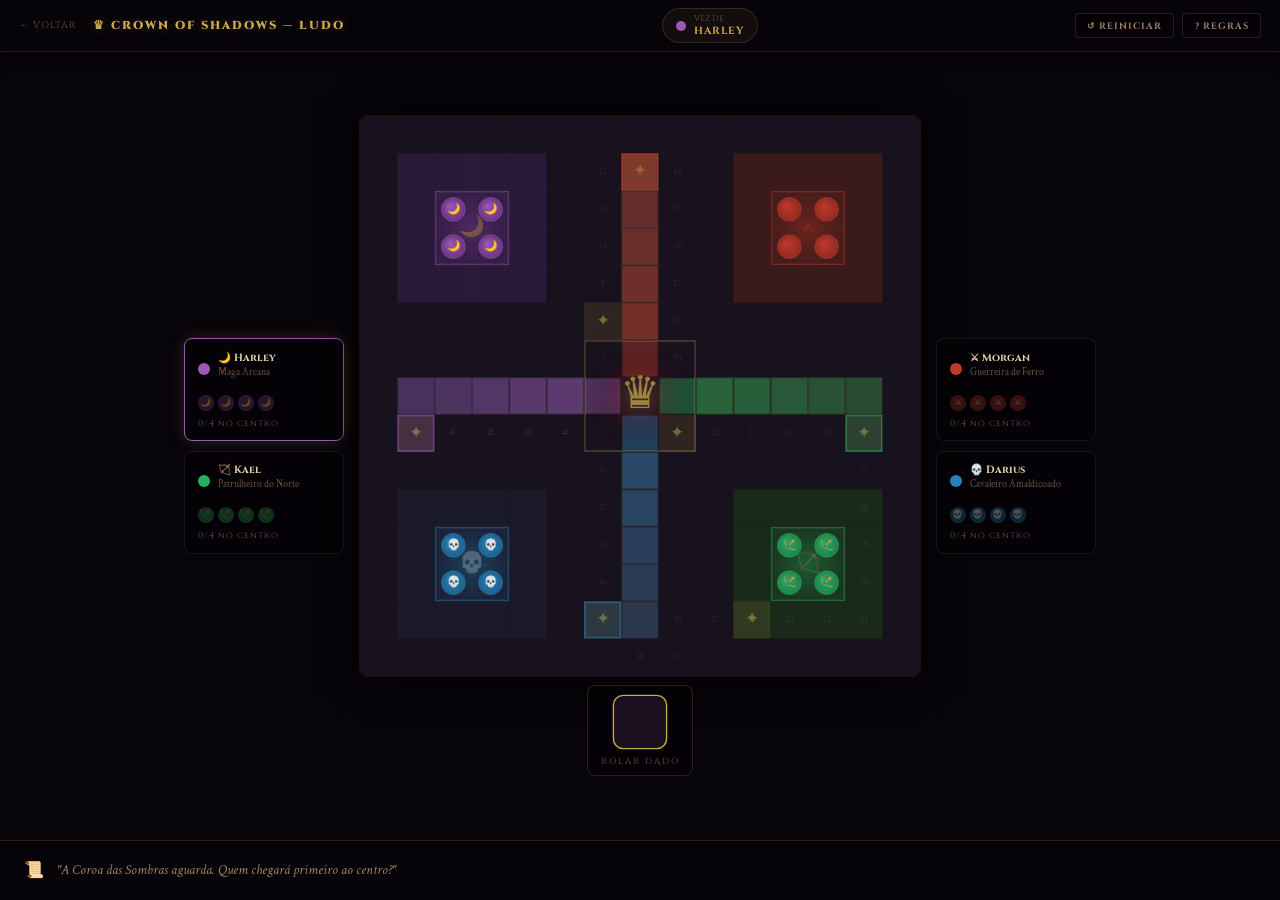
<file: html/game.html>
<!DOCTYPE html>
<html lang="pt-BR">
<head>
  <meta charset="UTF-8"/>
  <meta name="viewport" content="width=device-width, initial-scale=1.0"/>
  <title>Crown of Shadows — Ludo</title>
  <link href="https://fonts.googleapis.com/css2?family=Cinzel:wght@400;700;900&family=Crimson+Text:ital,wght@0,400;1,400&display=swap" rel="stylesheet"/>
  <link rel="stylesheet" href="../css/game.css"/>
</head>
<body>

<!-- FLOAT TEXTS -->
<div id="floats"></div>

<!-- TURN BANNER -->
<div class="turn-banner" id="turn-banner"></div>

<!-- ═══ TOPBAR ═══ -->
<header class="topbar">
  <div class="topbar-left">
    <a href="../home.html" class="topbar-back">← VOLTAR</a>
    <div class="topbar-logo">♛ CROWN OF SHADOWS — LUDO</div>
  </div>
  <div class="topbar-center" id="topbar-center">
    <!-- turn info injected by JS -->
  </div>
  <div class="topbar-right">
    <button class="tb-btn" onclick="Ludo.restart()">↺ REINICIAR</button>
    <button class="tb-btn" onclick="Ludo.toggleRules()">? REGRAS</button>
  </div>
</header>

<!-- ═══ MAIN ═══ -->
<div class="ludo-wrap">

  <!-- LEFT: players 0 & 2 info -->
  <aside class="side-panel side-left">
    <div class="player-card" id="pcard-0"></div>
    <div class="player-card" id="pcard-2"></div>
  </aside>

  <!-- CENTER: board -->
  <div class="board-center">
    <canvas id="ludo-canvas"></canvas>
    <!-- dice area below board -->
    <div class="dice-area">
      <div class="dice-wrap" id="dice-wrap" onclick="Ludo.roll()">
        <div class="die" id="die">
          <svg viewBox="0 0 80 80" id="die-svg">
            <rect x="2" y="2" width="76" height="76" rx="14" fill="#1a1020" stroke="#c9a84c" stroke-width="2"/>
            <g id="die-pips"></g>
          </svg>
        </div>
        <div class="dice-label" id="dice-label">ROLAR DADO</div>
      </div>
      <div class="dice-result" id="dice-result" style="display:none">
        <span class="dice-num" id="dice-num">6</span>
      </div>
    </div>
  </div>

  <!-- RIGHT: players 1 & 3 info -->
  <aside class="side-panel side-right">
    <div class="player-card" id="pcard-1"></div>
    <div class="player-card" id="pcard-3"></div>
  </aside>

</div>

<!-- NARRATION BOX -->
<div class="narration-box" id="narration-box">
  <span class="narr-icon">📜</span>
  <span class="narr-text" id="narr-text">"A Coroa das Sombras aguarda. Quem chegará primeiro?"</span>
</div>

<!-- RULES MODAL -->
<div class="modal-overlay" id="rules-modal" style="display:none">
  <div class="modal-box">
    <div class="modal-header">
      <span>📜 REGRAS DO LUDO</span>
      <button class="modal-close" onclick="Ludo.toggleRules()">✕</button>
    </div>
    <div class="modal-body">
      <p>🎲 <strong>Objetivo:</strong> Leve todas as suas 4 peças da base até o centro (Coroa das Sombras).</p>
      <p>🎲 <strong>Sair da base:</strong> Role <strong>6</strong> para tirar uma peça da base.</p>
      <p>🎲 <strong>Rolar 6:</strong> Ganhe uma jogada extra.</p>
      <p>🎲 <strong>Capturar:</strong> Caia na mesma casa de um inimigo para enviá-lo de volta à base.</p>
      <p>🎲 <strong>Casas seguras:</strong> Marcadas com ✦ — não é possível capturar peças nelas.</p>
      <p>🎲 <strong>Entrada no lar:</strong> Só entra no corredor colorido com o número exato.</p>
      <p>🎲 <strong>Vitória:</strong> Primeiro a colocar todas as 4 peças no centro vence.</p>
    </div>
  </div>
</div>

<!-- WIN MODAL -->
<div class="modal-overlay" id="win-modal" style="display:none">
  <div class="modal-box modal-win">
    <div class="win-crown">♛</div>
    <div class="win-title" id="win-title">HARLEY VENCEU!</div>
    <div class="win-sub">A Coroa das Sombras foi conquistada.</div>
    <button class="win-btn" onclick="Ludo.restart()">⚔ JOGAR NOVAMENTE</button>
    <a href="../home.html" class="win-btn win-btn-sec">← MENU PRINCIPAL</a>
  </div>
</div>

<script src="../js/game.js"></script>
</body>
</html>
</file>
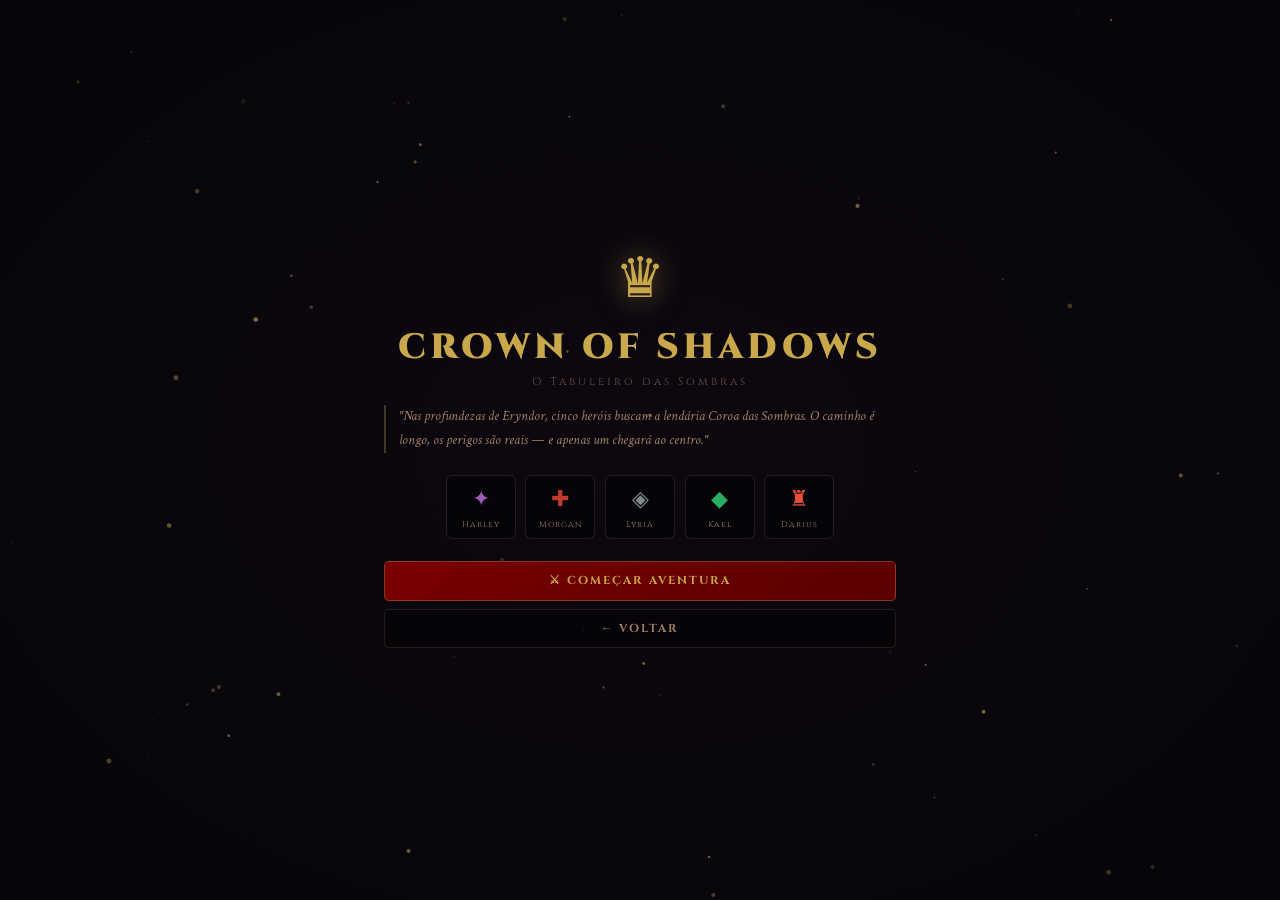
<file: html/joga.html>
<!DOCTYPE html>
<html lang="pt-BR">
<head>
  <meta charset="UTF-8"/>
  <meta http-equiv="refresh" content="0; url=board.html"/>
  <title>Redirecionando...</title>
</head>
<body>
  <script>window.location.replace('board.html');</script>
</body>
</html>
</file>
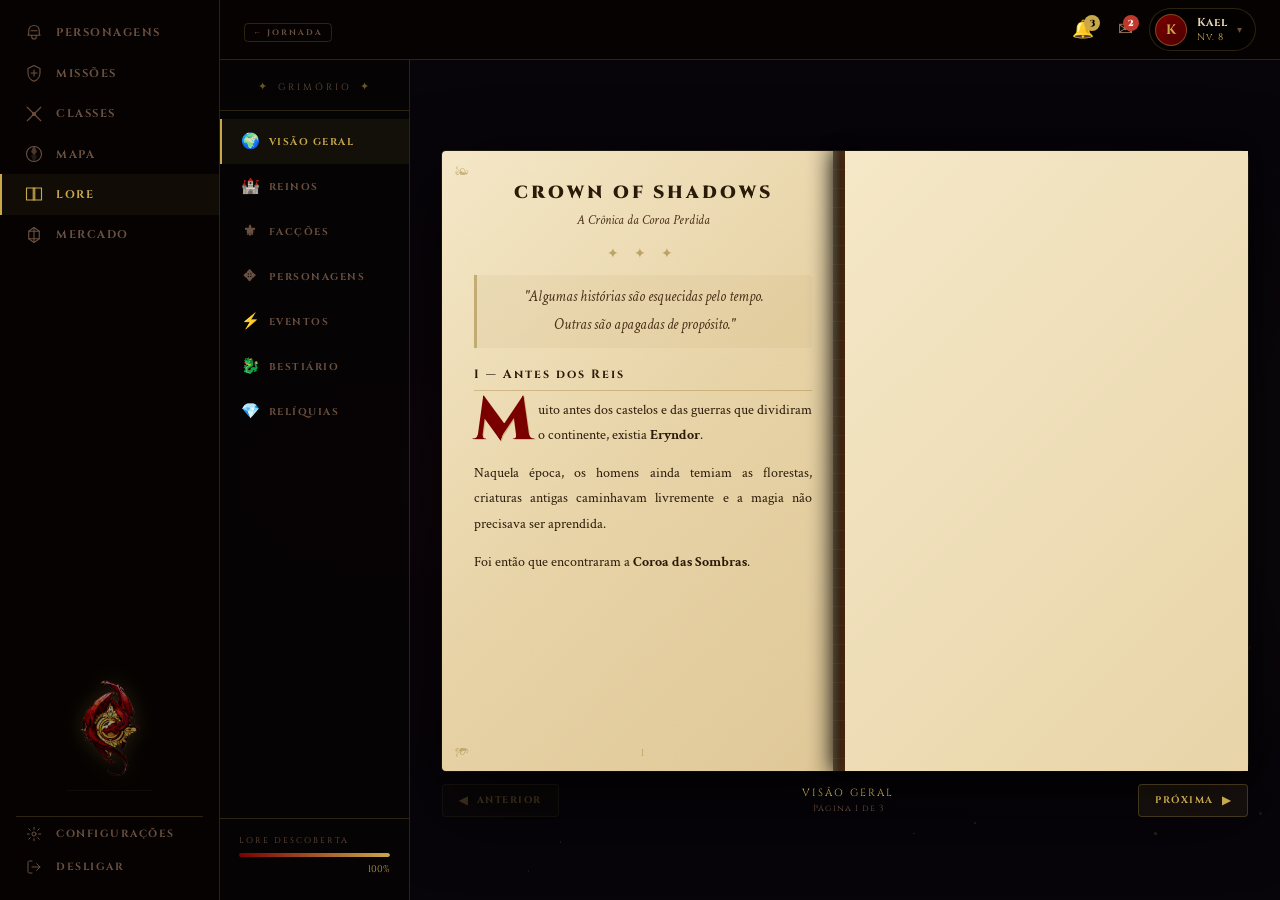
<file: html/lore.html>
<!DOCTYPE html>
<html lang="pt-BR">
<head>
  <meta charset="UTF-8" />
  <meta name="viewport" content="width=device-width, initial-scale=1.0" />
  <title>Crown of Shadows — Lore</title>
  <link href="https://fonts.googleapis.com/css2?family=Cinzel:wght@400;700;900&family=Crimson+Text:ital,wght@0,400;0,600;1,400&family=UnifrakturMaguntia&display=swap" rel="stylesheet" />
  <link rel="stylesheet" href="../css/lore.css" />
</head>
<body>

  <!-- SIDEBAR -->
  <aside class="sidebar" id="sidebar">
    <nav class="sb-nav">
      <a href="personagens.html" class="sb-link">
        <span class="sb-icon"><svg width="18" height="18" viewBox="0 0 24 24" fill="none" stroke="currentColor" stroke-width="1.5" stroke-linecap="round" stroke-linejoin="round"><path d="M12 2C8 2 5 5 5 9v4l-1 2h16l-1-2V9c0-4-3-7-7-7z"/><path d="M9 15v2a3 3 0 0 0 6 0v-2"/><path d="M8 9h8"/></svg></span>
        <span class="sb-label">PERSONAGENS</span>
      </a>
      <a href="missoes.html" class="sb-link">
        <span class="sb-icon"><svg width="18" height="18" viewBox="0 0 24 24" fill="none" stroke="currentColor" stroke-width="1.5" stroke-linecap="round" stroke-linejoin="round"><path d="M12 2L4 6v6c0 5 3.5 9.5 8 11 4.5-1.5 8-6 8-11V6z"/><line x1="12" y1="8" x2="12" y2="16"/><line x1="8" y1="12" x2="16" y2="12"/></svg></span>
        <span class="sb-label">MISSÕES</span>
      </a>
      <a href="classes.html" class="sb-link">
        <span class="sb-icon"><svg width="18" height="18" viewBox="0 0 24 24" fill="none" stroke="currentColor" stroke-width="1.5" stroke-linecap="round" stroke-linejoin="round"><line x1="3" y1="3" x2="21" y2="21"/><line x1="21" y1="3" x2="3" y2="21"/><circle cx="12" cy="12" r="2"/></svg></span>
        <span class="sb-label">CLASSES</span>
      </a>
      <a href="joga.html" class="sb-link">
        <span class="sb-icon"><svg width="18" height="18" viewBox="0 0 24 24" fill="none" stroke="currentColor" stroke-width="1.5" stroke-linecap="round" stroke-linejoin="round"><circle cx="12" cy="12" r="10"/><polygon points="12,2 15,9 12,12 9,9" fill="currentColor" opacity="0.7"/><polygon points="12,22 9,15 12,12 15,15" fill="currentColor" opacity="0.3"/></svg></span>
        <span class="sb-label">MAPA</span>
      </a>
      <a href="lore.html" class="sb-link active">
        <span class="sb-icon"><svg width="18" height="18" viewBox="0 0 24 24" fill="none" stroke="currentColor" stroke-width="1.5" stroke-linecap="round" stroke-linejoin="round"><path d="M2 4h9v16H2z"/><path d="M13 4h9v16h-9z"/><line x1="11" y1="4" x2="13" y2="4"/><line x1="11" y1="20" x2="13" y2="20"/></svg></span>
        <span class="sb-label">LORE</span>
      </a>
      <a href="mercado.html" class="sb-link">
        <span class="sb-icon"><svg width="18" height="18" viewBox="0 0 24 24" fill="none" stroke="currentColor" stroke-width="1.5" stroke-linecap="round" stroke-linejoin="round"><polygon points="12,2 19,7 19,17 12,22 5,17 5,7"/><line x1="12" y1="2" x2="12" y2="22"/><line x1="5" y1="7" x2="19" y2="7"/><line x1="5" y1="17" x2="19" y2="17"/></svg></span>
        <span class="sb-label">MERCADO</span>
      </a>
    </nav>
    <div class="sb-bottom">
      <div class="sb-dragon">
        <img src="../assets/images/dragao_emblema.png" alt="Dragão" style="width:120px;height:120px;object-fit:contain;" />
      </div>
      <div class="sb-divider"></div>
      <a href="configuracoes.html" class="sb-link sb-link-sm">
        <span class="sb-icon"><svg width="16" height="16" viewBox="0 0 24 24" fill="none" stroke="currentColor" stroke-width="1.5" stroke-linecap="round" stroke-linejoin="round"><circle cx="12" cy="12" r="3"/><path d="M12 2v3M12 19v3M4.22 4.22l2.12 2.12M17.66 17.66l2.12 2.12M2 12h3M19 12h3M4.22 19.78l2.12-2.12M17.66 6.34l2.12-2.12"/></svg></span>
        <span class="sb-label">CONFIGURAÇÕES</span>
      </a>
      <a href="../index.html" class="sb-link sb-link-sm sb-link-danger">
        <span class="sb-icon"><svg width="16" height="16" viewBox="0 0 24 24" fill="none" stroke="currentColor" stroke-width="1.5" stroke-linecap="round" stroke-linejoin="round"><path d="M9 21H5a2 2 0 0 1-2-2V5a2 2 0 0 1 2-2h4"/><polyline points="16 17 21 12 16 7"/><line x1="21" y1="12" x2="9" y2="12"/></svg></span>
        <span class="sb-label">DESLIGAR</span>
      </a>
    </div>
  </aside>

  <!-- MAIN -->
  <div class="main-wrap">

    <!-- TOPBAR -->
    <header class="topbar">
      <button class="topbar-hamburger" onclick="document.getElementById('sidebar').classList.toggle('sb-open')">☰</button>
      <a href="../home.html" class="topbar-back" title="Voltar à Jornada">← JORNADA</a>
      <div class="topbar-right">
        <button class="topbar-icon-btn">
          🔔<span class="topbar-badge">3</span>
          <div class="topbar-drop">
            <div class="drop-title">Notificações</div>
            <div class="drop-item">⚔ Nova missão disponível</div>
            <div class="drop-item">🏆 Conquista desbloqueada!</div>
            <div class="drop-item">📜 Mensagem da Guilda</div>
          </div>
        </button>
        <button class="topbar-icon-btn">
          ✉<span class="topbar-badge topbar-badge-red">2</span>
          <div class="topbar-drop">
            <div class="drop-title">Mensagens</div>
            <div class="drop-item">🧙 Harley: "Pronto para a batalha?"</div>
            <div class="drop-item">⚔ Morgan: "Encontrei uma relíquia!"</div>
          </div>
        </button>
        <div class="topbar-profile-wrap">
          <button class="topbar-profile-btn">
            <div class="topbar-avatar" id="topbar-avatar">K</div>
            <div class="topbar-profile-info">
              <span class="topbar-profile-name" id="topbar-name">Kael</span>
              <span class="topbar-profile-level">Nv. <span id="topbar-level">8</span></span>
            </div>
            <span class="topbar-arrow">▾</span>
          </button>
          <div class="topbar-drop topbar-profile-drop">
            <button onclick="window.location.href='../index.html'">⏻ Sair</button>
          </div>
        </div>
      </div>
    </header>

    <!-- LORE AREA -->
    <div class="lore-area">

      <!-- MENU LATERAL DA LORE -->
      <div class="lore-menu">
        <div class="lore-menu-title">
          <span class="lore-menu-rune">✦</span>
          GRIMÓRIO
          <span class="lore-menu-rune">✦</span>
        </div>
        <div class="lore-menu-list" id="lore-menu-list">
          <button class="lore-menu-item active" data-chapter="visao" onclick="Lore.openChapter('visao', this)">
            <span class="lore-menu-icon">🌍</span>
            <span class="lore-menu-label">VISÃO GERAL</span>
          </button>
          <button class="lore-menu-item" data-chapter="reinos" onclick="Lore.openChapter('reinos', this)">
            <span class="lore-menu-icon">🏰</span>
            <span class="lore-menu-label">REINOS</span>
          </button>
          <button class="lore-menu-item" data-chapter="faccoes" onclick="Lore.openChapter('faccoes', this)">
            <span class="lore-menu-icon">⚜</span>
            <span class="lore-menu-label">FACÇÕES</span>
          </button>
          <button class="lore-menu-item" data-chapter="personagens" onclick="Lore.openChapter('personagens', this)">
            <span class="lore-menu-icon">✥</span>
            <span class="lore-menu-label">PERSONAGENS</span>
          </button>
          <button class="lore-menu-item" data-chapter="eventos" onclick="Lore.openChapter('eventos', this)">
            <span class="lore-menu-icon">⚡</span>
            <span class="lore-menu-label">EVENTOS</span>
          </button>
          <button class="lore-menu-item" data-chapter="bestiario" onclick="Lore.openChapter('bestiario', this)">
            <span class="lore-menu-icon">🐉</span>
            <span class="lore-menu-label">BESTIÁRIO</span>
          </button>
          <button class="lore-menu-item" data-chapter="reliquias" onclick="Lore.openChapter('reliquias', this)">
            <span class="lore-menu-icon">💎</span>
            <span class="lore-menu-label">RELÍQUIAS</span>
          </button>
        </div>

        <div class="lore-progress-wrap">
          <div class="lore-progress-label">LORE DESCOBERTA</div>
          <div class="lore-progress-bar">
            <div class="lore-progress-fill" id="lore-progress-fill"></div>
          </div>
          <div class="lore-progress-pct" id="lore-progress-pct">0%</div>
        </div>
      </div>

      <!-- LIVRO -->
      <div class="book-wrap" id="book-wrap">

        <div class="dust-particles" id="dust-particles"></div>

        <div class="book" id="book">

          <div class="book-spine"></div>

          <!-- PÁGINA ESQUERDA -->
          <div class="book-page page-left" id="page-left">
            <div class="page-inner" id="page-left-inner"></div>
            <div class="corner-ornament corner-tl">❧</div>
            <div class="corner-ornament corner-bl">❧</div>
            <div class="page-number" id="page-num-left">I</div>
          </div>

          <!-- ANIMAÇÃO DE VIRAR PÁGINA -->
          <div class="page-flip" id="page-flip">
            <div class="page-flip-front" id="page-flip-front"></div>
            <div class="page-flip-back"  id="page-flip-back"></div>
          </div>

          <!-- PÁGINA DIREITA -->
          <div class="book-page page-right" id="page-right">
            <div class="page-inner" id="page-right-inner"></div>
            <div class="corner-ornament corner-tr">❧</div>
            <div class="corner-ornament corner-br">❧</div>
            <div class="page-number" id="page-num-right">II</div>
          </div>

        </div>

        <!-- CONTROLES DE NAVEGAÇÃO -->
        <div class="book-nav">
          <button class="book-nav-btn" id="btn-prev" onclick="Lore.prevPage()">
            <span class="nav-arrow">◀</span>
            <span class="nav-label">ANTERIOR</span>
          </button>
          <div class="book-nav-info">
            <span class="book-chapter-name" id="book-chapter-name">VISÃO GERAL</span>
            <span class="book-page-info" id="book-page-info">Página 1 de 1</span>
          </div>
          <button class="book-nav-btn" id="btn-next" onclick="Lore.nextPage()">
            <span class="nav-label">PRÓXIMA</span>
            <span class="nav-arrow">▶</span>
          </button>
        </div>

      </div>
    </div>
  </div>

  <script src="../js/lore.js"></script>
</body>
</html>
</file>
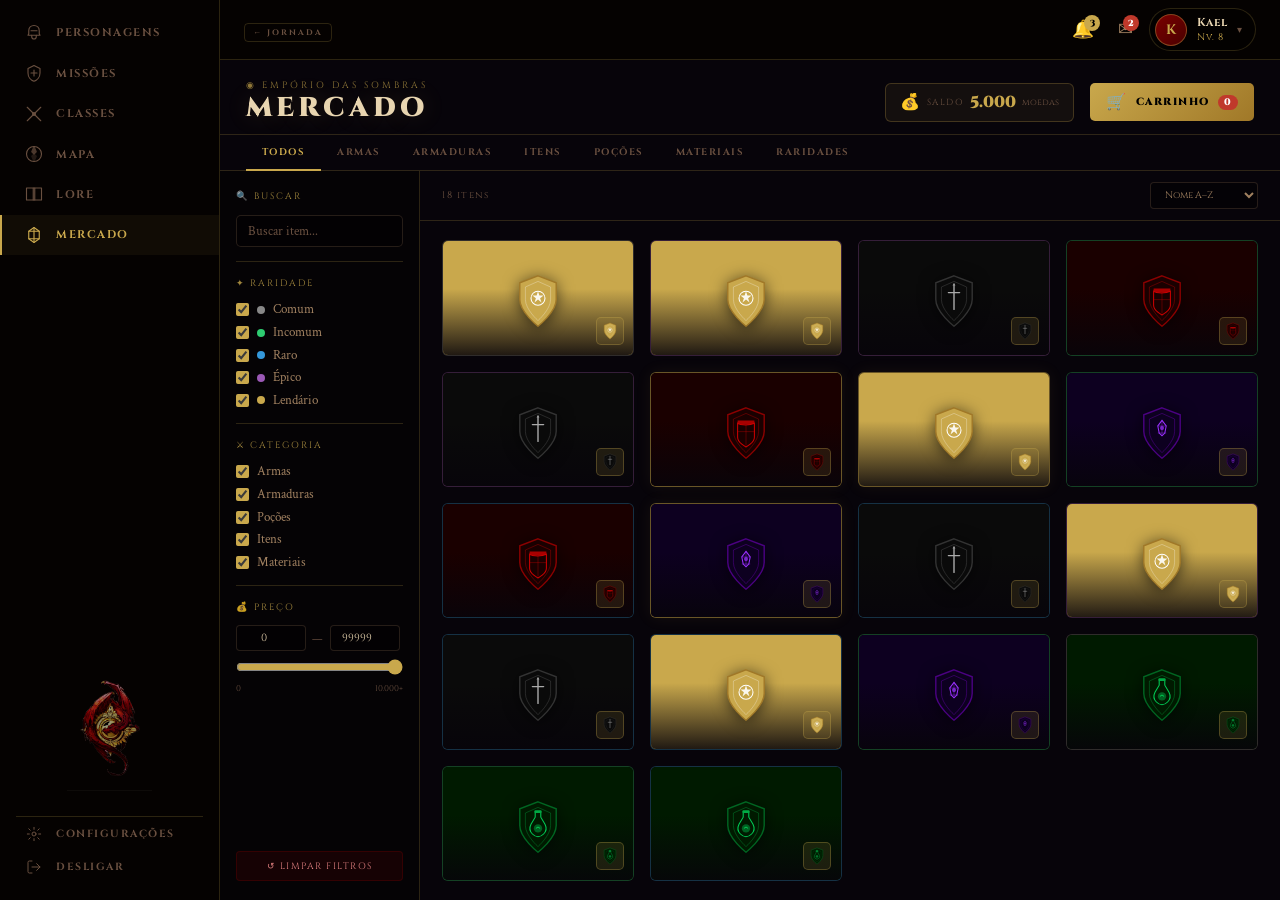
<file: html/mercado.html>
<!DOCTYPE html>
<html lang="pt-BR">
<head>
  <meta charset="UTF-8" />
  <meta name="viewport" content="width=device-width, initial-scale=1.0" />
  <title>Crown of Shadows — Mercado</title>
  <link href="https://fonts.googleapis.com/css2?family=Cinzel:wght@400;700;900&family=Crimson+Text:ital,wght@0,400;0,600;1,400&display=swap" rel="stylesheet" />
  <link rel="stylesheet" href="../css/mercado.css" />
</head>
<body>

  <!-- SIDEBAR -->
  <aside class="sidebar" id="sidebar">
    <nav class="sb-nav">
      <a href="personagens.html" class="sb-link">
        <span class="sb-icon"><svg width="18" height="18" viewBox="0 0 24 24" fill="none" stroke="currentColor" stroke-width="1.5" stroke-linecap="round" stroke-linejoin="round"><path d="M12 2C8 2 5 5 5 9v4l-1 2h16l-1-2V9c0-4-3-7-7-7z"/><path d="M9 15v2a3 3 0 0 0 6 0v-2"/><path d="M8 9h8"/></svg></span>
        <span class="sb-label">PERSONAGENS</span>
      </a>
      <a href="missoes.html" class="sb-link">
        <span class="sb-icon"><svg width="18" height="18" viewBox="0 0 24 24" fill="none" stroke="currentColor" stroke-width="1.5" stroke-linecap="round" stroke-linejoin="round"><path d="M12 2L4 6v6c0 5 3.5 9.5 8 11 4.5-1.5 8-6 8-11V6z"/><line x1="12" y1="8" x2="12" y2="16"/><line x1="8" y1="12" x2="16" y2="12"/></svg></span>
        <span class="sb-label">MISSÕES</span>
      </a>
      <a href="classes.html" class="sb-link">
        <span class="sb-icon"><svg width="18" height="18" viewBox="0 0 24 24" fill="none" stroke="currentColor" stroke-width="1.5" stroke-linecap="round" stroke-linejoin="round"><line x1="3" y1="3" x2="21" y2="21"/><line x1="21" y1="3" x2="3" y2="21"/><circle cx="12" cy="12" r="2"/></svg></span>
        <span class="sb-label">CLASSES</span>
      </a>
      <a href="joga.html" class="sb-link">
        <span class="sb-icon"><svg width="18" height="18" viewBox="0 0 24 24" fill="none" stroke="currentColor" stroke-width="1.5" stroke-linecap="round" stroke-linejoin="round"><circle cx="12" cy="12" r="10"/><polygon points="12,2 15,9 12,12 9,9" fill="currentColor" opacity="0.7"/><polygon points="12,22 9,15 12,12 15,15" fill="currentColor" opacity="0.3"/></svg></span>
        <span class="sb-label">MAPA</span>
      </a>
      <a href="lore.html" class="sb-link">
        <span class="sb-icon"><svg width="18" height="18" viewBox="0 0 24 24" fill="none" stroke="currentColor" stroke-width="1.5" stroke-linecap="round" stroke-linejoin="round"><path d="M2 4h9v16H2z"/><path d="M13 4h9v16h-9z"/><line x1="11" y1="4" x2="13" y2="4"/><line x1="11" y1="20" x2="13" y2="20"/></svg></span>
        <span class="sb-label">LORE</span>
      </a>
      <a href="mercado.html" class="sb-link active">
        <span class="sb-icon"><svg width="18" height="18" viewBox="0 0 24 24" fill="none" stroke="currentColor" stroke-width="1.5" stroke-linecap="round" stroke-linejoin="round"><polygon points="12,2 19,7 19,17 12,22 5,17 5,7"/><line x1="12" y1="2" x2="12" y2="22"/><line x1="5" y1="7" x2="19" y2="7"/><line x1="5" y1="17" x2="19" y2="17"/></svg></span>
        <span class="sb-label">MERCADO</span>
      </a>
    </nav>
    <div class="sb-bottom">
      <div class="sb-dragon">
        <img src="../assets/images/dragao_emblema.png" alt="Dragão" style="width:120px;height:120px;object-fit:contain;" />
      </div>
      <div class="sb-divider"></div>
      <a href="configuracoes.html" class="sb-link sb-link-sm">
        <span class="sb-icon"><svg width="16" height="16" viewBox="0 0 24 24" fill="none" stroke="currentColor" stroke-width="1.5" stroke-linecap="round" stroke-linejoin="round"><circle cx="12" cy="12" r="3"/><path d="M12 2v3M12 19v3M4.22 4.22l2.12 2.12M17.66 17.66l2.12 2.12M2 12h3M19 12h3M4.22 19.78l2.12-2.12M17.66 6.34l2.12-2.12"/></svg></span>
        <span class="sb-label">CONFIGURAÇÕES</span>
      </a>
      <a href="../index.html" class="sb-link sb-link-sm sb-link-danger">
        <span class="sb-icon"><svg width="16" height="16" viewBox="0 0 24 24" fill="none" stroke="currentColor" stroke-width="1.5" stroke-linecap="round" stroke-linejoin="round"><path d="M9 21H5a2 2 0 0 1-2-2V5a2 2 0 0 1 2-2h4"/><polyline points="16 17 21 12 16 7"/><line x1="21" y1="12" x2="9" y2="12"/></svg></span>
        <span class="sb-label">DESLIGAR</span>
      </a>
    </div>
  </aside>

  <!-- MAIN -->
  <div class="main-wrap">

    <!-- TOPBAR -->
    <header class="topbar">
      <button class="topbar-hamburger" onclick="document.getElementById('sidebar').classList.toggle('sb-open')">☰</button>
      <a href="../home.html" class="topbar-back" title="Voltar à Jornada">← JORNADA</a>
      <div class="topbar-right">
        <button class="topbar-icon-btn">
          🔔<span class="topbar-badge">3</span>
          <div class="topbar-drop">
            <div class="drop-title">Notificações</div>
            <div class="drop-item">⚔ Nova missão disponível</div>
            <div class="drop-item">🏆 Conquista desbloqueada!</div>
          </div>
        </button>
        <button class="topbar-icon-btn">
          ✉<span class="topbar-badge topbar-badge-red">2</span>
          <div class="topbar-drop">
            <div class="drop-title">Mensagens</div>
            <div class="drop-item">🧙 Harley: "Pronto para a batalha?"</div>
          </div>
        </button>
        <div class="topbar-profile-wrap">
          <button class="topbar-profile-btn">
            <div class="topbar-avatar" id="topbar-avatar">K</div>
            <div class="topbar-profile-info">
              <span class="topbar-profile-name" id="topbar-name">Kael</span>
              <span class="topbar-profile-level">Nv. <span id="topbar-level">8</span></span>
            </div>
            <span class="topbar-arrow">▾</span>
          </button>
          <div class="topbar-drop topbar-profile-drop">
            <button onclick="window.location.href='../index.html'">⏻ Sair</button>
          </div>
        </div>
      </div>
    </header>

    <!-- MARKET AREA -->
    <div class="market-area">

      <div class="market-topbar">
        <div class="market-title-wrap">
          <span class="page-tag">◉ EMPÓRIO DAS SOMBRAS</span>
          <h1 class="page-title">MERCADO</h1>
        </div>
        <div class="market-topbar-right">
          <div class="balance-wrap">
            <span class="balance-icon">💰</span>
            <span class="balance-label">SALDO</span>
            <span class="balance-val" id="balance-val">5.000</span>
            <span class="balance-unit">moedas</span>
          </div>
          <button class="cart-btn" id="cart-btn" onclick="Market.toggleCart()">
            <span class="cart-icon">🛒</span>
            <span class="cart-label">CARRINHO</span>
            <span class="cart-count" id="cart-count">0</span>
          </button>
        </div>
      </div>

      <!-- CATEGORY TABS -->
      <div class="cat-tabs">
        <button class="cat-tab active" data-cat="todos"    onclick="Market.setCategory('todos',this)">TODOS</button>
        <button class="cat-tab"        data-cat="arma"     onclick="Market.setCategory('arma',this)">ARMAS</button>
        <button class="cat-tab"        data-cat="armadura" onclick="Market.setCategory('armadura',this)">ARMADURAS</button>
        <button class="cat-tab"        data-cat="item"     onclick="Market.setCategory('item',this)">ITENS</button>
        <button class="cat-tab"        data-cat="pocao"    onclick="Market.setCategory('pocao',this)">POÇÕES</button>
        <button class="cat-tab"        data-cat="material" onclick="Market.setCategory('material',this)">MATERIAIS</button>
        <button class="cat-tab"        data-cat="lendario" onclick="Market.setCategory('lendario',this)">RARIDADES</button>
      </div>

      <!-- BODY: filtros + grid -->
      <div class="market-body">

        <!-- FILTROS -->
        <aside class="filters-panel">
          <div class="filter-section-title">🔍 BUSCAR</div>
          <input type="text" class="filter-search" id="filter-search" placeholder="Buscar item..." oninput="Market.applyFilters()" />

          <div class="filter-divider"></div>
          <div class="filter-section-title">✦ RARIDADE</div>
          <div class="filter-checks" id="filter-rarity">
            <label class="filter-check"><input type="checkbox" value="comum"    checked onchange="Market.applyFilters()"><span class="rarity-dot comum"></span>Comum</label>
            <label class="filter-check"><input type="checkbox" value="incomum"  checked onchange="Market.applyFilters()"><span class="rarity-dot incomum"></span>Incomum</label>
            <label class="filter-check"><input type="checkbox" value="raro"     checked onchange="Market.applyFilters()"><span class="rarity-dot raro"></span>Raro</label>
            <label class="filter-check"><input type="checkbox" value="epico"    checked onchange="Market.applyFilters()"><span class="rarity-dot epico"></span>Épico</label>
            <label class="filter-check"><input type="checkbox" value="lendario" checked onchange="Market.applyFilters()"><span class="rarity-dot lendario"></span>Lendário</label>
          </div>

          <div class="filter-divider"></div>
          <div class="filter-section-title">⚔ CATEGORIA</div>
          <div class="filter-checks" id="filter-cat">
            <label class="filter-check"><input type="checkbox" value="arma"     checked onchange="Market.applyFilters()">Armas</label>
            <label class="filter-check"><input type="checkbox" value="armadura" checked onchange="Market.applyFilters()">Armaduras</label>
            <label class="filter-check"><input type="checkbox" value="pocao"    checked onchange="Market.applyFilters()">Poções</label>
            <label class="filter-check"><input type="checkbox" value="item"     checked onchange="Market.applyFilters()">Itens</label>
            <label class="filter-check"><input type="checkbox" value="material" checked onchange="Market.applyFilters()">Materiais</label>
          </div>

          <div class="filter-divider"></div>
          <div class="filter-section-title">💰 PREÇO</div>
          <div class="price-range-wrap">
            <div class="price-inputs">
              <input type="number" class="price-input" id="price-min" placeholder="Mín" min="0" value="0"     oninput="Market.applyFilters()" />
              <span class="price-sep">—</span>
              <input type="number" class="price-input" id="price-max" placeholder="Máx" min="0" value="99999" oninput="Market.applyFilters()" />
            </div>
            <input type="range" class="price-slider" id="price-slider" min="0" max="10000" value="10000" oninput="Market.onSlider(this)" />
            <div class="price-range-labels">
              <span>0</span><span id="slider-max-label">10.000+</span>
            </div>
          </div>

          <button class="filter-reset-btn" onclick="Market.resetFilters()">↺ LIMPAR FILTROS</button>
        </aside>

        <!-- GRID DE PRODUTOS -->
        <div class="products-wrap">
          <div class="products-info-bar">
            <span class="products-count" id="products-count">0 itens</span>
            <select class="sort-select" id="sort-select" onchange="Market.applyFilters()">
              <option value="name">Nome A–Z</option>
              <option value="price-asc">Menor preço</option>
              <option value="price-desc">Maior preço</option>
              <option value="rarity">Raridade</option>
            </select>
          </div>
          <div class="products-grid" id="products-grid"></div>
        </div>

      </div>
    </div>
  </div>

  <!-- PRODUCT MODAL -->
  <div class="prod-overlay" id="prod-overlay" onclick="Market.closeModal(event)">
    <div class="prod-modal" id="prod-modal">
      <button class="prod-close" onclick="Market.closeModal(null,true)">✕</button>
      <div class="prod-modal-art" id="prod-modal-art">
        <span class="prod-modal-icon" id="prod-modal-icon">⚔</span>
      </div>
      <div class="prod-modal-body">
        <div class="prod-modal-rarity" id="prod-modal-rarity">RARO</div>
        <h2 class="prod-modal-name" id="prod-modal-name">Item</h2>
        <p class="prod-modal-desc" id="prod-modal-desc"></p>
        <div class="prod-modal-attrs" id="prod-modal-attrs"></div>
        <div class="prod-modal-price-row">
          <span class="prod-modal-price-icon">💰</span>
          <span class="prod-modal-price" id="prod-modal-price">0</span>
          <span class="prod-modal-price-unit">moedas</span>
        </div>
        <div class="prod-modal-actions">
          <button class="prod-buy-btn"  id="prod-buy-btn"  onclick="Market.buyNow()">COMPRAR AGORA</button>
          <button class="prod-cart-btn" id="prod-cart-btn" onclick="Market.addToCartFromModal()">+ CARRINHO</button>
        </div>
        <div class="prod-modal-feedback" id="prod-modal-feedback"></div>
      </div>
    </div>
  </div>

  <!-- CART DRAWER -->
  <div class="cart-overlay" id="cart-overlay" onclick="Market.closeCartOverlay(event)">
    <div class="cart-drawer" id="cart-drawer">
      <div class="cart-header">
        <span class="cart-header-title">🛒 CARRINHO</span>
        <button class="cart-header-close" onclick="Market.toggleCart()">✕</button>
      </div>
      <div class="cart-items" id="cart-items">
        <div class="cart-empty" id="cart-empty">
          <span class="cart-empty-icon">🛒</span>
          <span class="cart-empty-text">Seu carrinho está vazio</span>
        </div>
      </div>
      <div class="cart-footer" id="cart-footer">
        <div class="cart-total-row">
          <span class="cart-total-label">TOTAL</span>
          <span class="cart-total-val" id="cart-total-val">0 moedas</span>
        </div>
        <div class="cart-balance-row">
          <span class="cart-balance-label">Seu saldo</span>
          <span class="cart-balance-val" id="cart-balance-val">5.000 moedas</span>
        </div>
        <button class="cart-checkout-btn" id="cart-checkout-btn" onclick="Market.checkout()">
          FINALIZAR COMPRA
        </button>
      </div>
    </div>
  </div>

  <!-- TOAST -->
  <div class="toast" id="toast"></div>

  <script src="../js/mercado.js"></script>
</body>
</html>
</file>
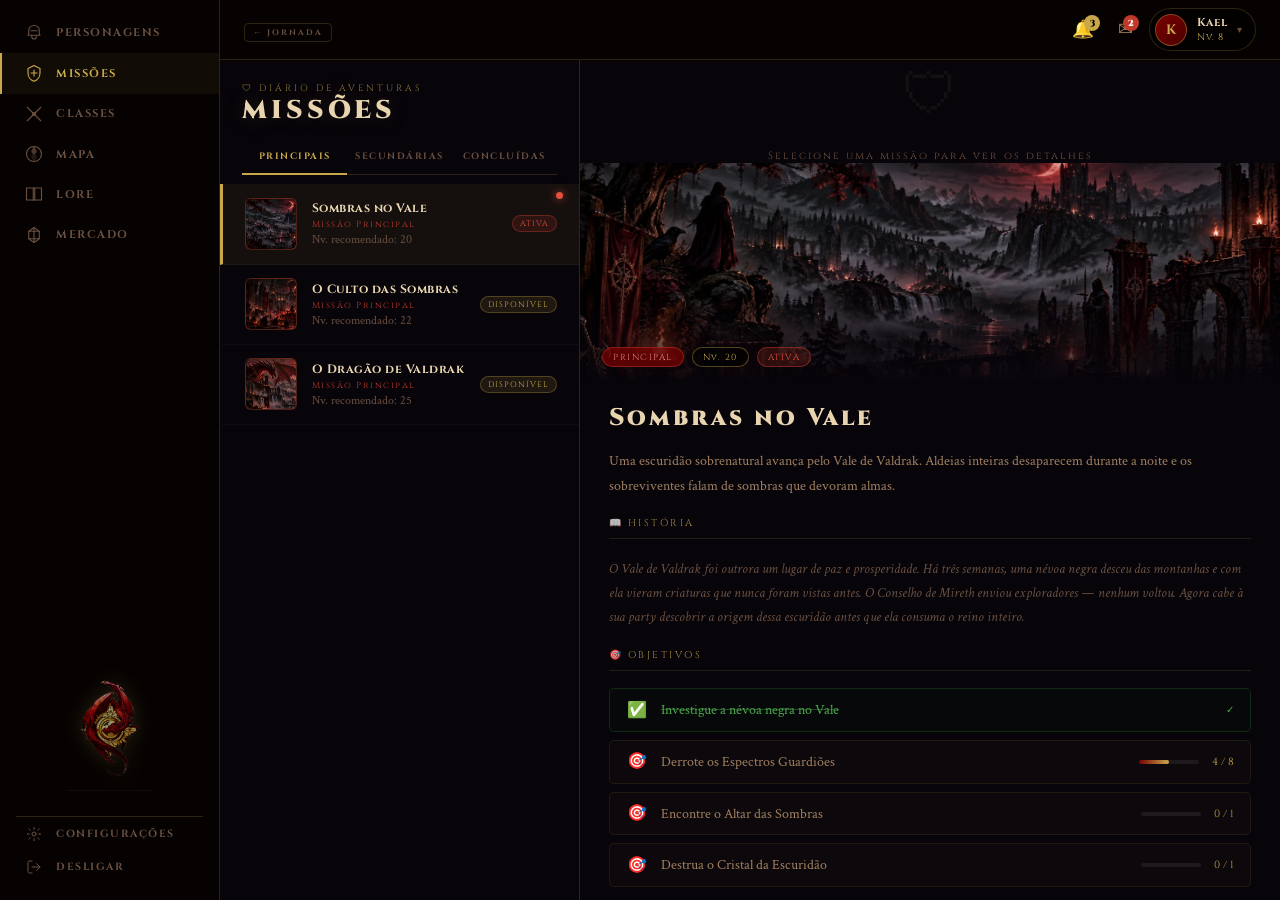
<file: html/missoes.html>
<!DOCTYPE html>
<html lang="pt-BR">
<head>
  <meta charset="UTF-8" />
  <meta name="viewport" content="width=device-width, initial-scale=1.0" />
  <title>Crown of Shadows — Missões</title>
  <link href="https://fonts.googleapis.com/css2?family=Cinzel:wght@400;700;900&family=Crimson+Text:ital,wght@0,400;0,600;1,400&display=swap" rel="stylesheet" />
  <link rel="stylesheet" href="../css/missoes.css" />
</head>
<body>

  <!-- SIDEBAR -->
  <aside class="sidebar" id="sidebar">
    <nav class="sb-nav">
      <a href="personagens.html" class="sb-link">
        <span class="sb-icon"><svg width="18" height="18" viewBox="0 0 24 24" fill="none" stroke="currentColor" stroke-width="1.5" stroke-linecap="round" stroke-linejoin="round"><path d="M12 2C8 2 5 5 5 9v4l-1 2h16l-1-2V9c0-4-3-7-7-7z"/><path d="M9 15v2a3 3 0 0 0 6 0v-2"/><path d="M8 9h8"/></svg></span>
        <span class="sb-label">PERSONAGENS</span>
      </a>
      <a href="missoes.html" class="sb-link active">
        <span class="sb-icon"><svg width="18" height="18" viewBox="0 0 24 24" fill="none" stroke="currentColor" stroke-width="1.5" stroke-linecap="round" stroke-linejoin="round"><path d="M12 2L4 6v6c0 5 3.5 9.5 8 11 4.5-1.5 8-6 8-11V6z"/><line x1="12" y1="8" x2="12" y2="16"/><line x1="8" y1="12" x2="16" y2="12"/></svg></span>
        <span class="sb-label">MISSÕES</span>
      </a>
      <a href="classes.html" class="sb-link">
        <span class="sb-icon"><svg width="18" height="18" viewBox="0 0 24 24" fill="none" stroke="currentColor" stroke-width="1.5" stroke-linecap="round" stroke-linejoin="round"><line x1="3" y1="3" x2="21" y2="21"/><line x1="21" y1="3" x2="3" y2="21"/><circle cx="12" cy="12" r="2"/></svg></span>
        <span class="sb-label">CLASSES</span>
      </a>
      <a href="joga.html" class="sb-link">
        <span class="sb-icon"><svg width="18" height="18" viewBox="0 0 24 24" fill="none" stroke="currentColor" stroke-width="1.5" stroke-linecap="round" stroke-linejoin="round"><circle cx="12" cy="12" r="10"/><polygon points="12,2 15,9 12,12 9,9" fill="currentColor" opacity="0.7"/><polygon points="12,22 9,15 12,12 15,15" fill="currentColor" opacity="0.3"/></svg></span>
        <span class="sb-label">MAPA</span>
      </a>
      <a href="lore.html" class="sb-link">
        <span class="sb-icon"><svg width="18" height="18" viewBox="0 0 24 24" fill="none" stroke="currentColor" stroke-width="1.5" stroke-linecap="round" stroke-linejoin="round"><path d="M2 4h9v16H2z"/><path d="M13 4h9v16h-9z"/><line x1="11" y1="4" x2="13" y2="4"/><line x1="11" y1="20" x2="13" y2="20"/></svg></span>
        <span class="sb-label">LORE</span>
      </a>
      <a href="mercado.html" class="sb-link">
        <span class="sb-icon"><svg width="18" height="18" viewBox="0 0 24 24" fill="none" stroke="currentColor" stroke-width="1.5" stroke-linecap="round" stroke-linejoin="round"><polygon points="12,2 19,7 19,17 12,22 5,17 5,7"/><line x1="12" y1="2" x2="12" y2="22"/><line x1="5" y1="7" x2="19" y2="7"/><line x1="5" y1="17" x2="19" y2="17"/></svg></span>
        <span class="sb-label">MERCADO</span>
      </a>
    </nav>
    <div class="sb-bottom">
      <div class="sb-dragon">
        <img src="../assets/images/dragao_emblema.png" alt="Dragão" style="width:120px;height:120px;object-fit:contain;" />
      </div>
      <div class="sb-divider"></div>
      <a href="configuracoes.html" class="sb-link sb-link-sm">
        <span class="sb-icon"><svg width="16" height="16" viewBox="0 0 24 24" fill="none" stroke="currentColor" stroke-width="1.5" stroke-linecap="round" stroke-linejoin="round"><circle cx="12" cy="12" r="3"/><path d="M12 2v3M12 19v3M4.22 4.22l2.12 2.12M17.66 17.66l2.12 2.12M2 12h3M19 12h3M4.22 19.78l2.12-2.12M17.66 6.34l2.12-2.12"/></svg></span>
        <span class="sb-label">CONFIGURAÇÕES</span>
      </a>
      <a href="../index.html" class="sb-link sb-link-sm sb-link-danger">
        <span class="sb-icon"><svg width="16" height="16" viewBox="0 0 24 24" fill="none" stroke="currentColor" stroke-width="1.5" stroke-linecap="round" stroke-linejoin="round"><path d="M9 21H5a2 2 0 0 1-2-2V5a2 2 0 0 1 2-2h4"/><polyline points="16 17 21 12 16 7"/><line x1="21" y1="12" x2="9" y2="12"/></svg></span>
        <span class="sb-label">DESLIGAR</span>
      </a>
    </div>
  </aside>

  <!-- MAIN -->
  <div class="main-wrap">

    <!-- TOPBAR -->
    <header class="topbar">
      <button class="topbar-hamburger" onclick="document.getElementById('sidebar').classList.toggle('sb-open')">☰</button>
      <a href="../home.html" class="topbar-back" title="Voltar à Jornada">← JORNADA</a>
      <div class="topbar-right">
        <button class="topbar-icon-btn">
          🔔<span class="topbar-badge">3</span>
          <div class="topbar-drop">
            <div class="drop-title">Notificações</div>
            <div class="drop-item">⚔ Nova missão disponível</div>
            <div class="drop-item">🏆 Conquista desbloqueada!</div>
            <div class="drop-item">📜 Mensagem da Guilda</div>
          </div>
        </button>
        <button class="topbar-icon-btn">
          ✉<span class="topbar-badge topbar-badge-red">2</span>
          <div class="topbar-drop">
            <div class="drop-title">Mensagens</div>
            <div class="drop-item">🧙 Harley: "Pronto para a batalha?"</div>
            <div class="drop-item">⚔ Morgan: "Encontrei uma relíquia!"</div>
          </div>
        </button>
        <div class="topbar-profile-wrap">
          <button class="topbar-profile-btn">
            <div class="topbar-avatar" id="topbar-avatar">K</div>
            <div class="topbar-profile-info">
              <span class="topbar-profile-name" id="topbar-name">Kael</span>
              <span class="topbar-profile-level">Nv. <span id="topbar-level">8</span></span>
            </div>
            <span class="topbar-arrow">▾</span>
          </button>
          <div class="topbar-drop topbar-profile-drop">
            <button onclick="window.location.href='../index.html'">⏻ Sair</button>
          </div>
        </div>
      </div>
    </header>

    <!-- ÁREA PRINCIPAL -->
    <div class="missions-area">

      <!-- COLUNA ESQUERDA -->
      <div class="missions-left">
        <div class="missions-left-header">
          <div class="missions-title-row">
            <span class="page-tag">🛡 DIÁRIO DE AVENTURAS</span>
            <h1 class="page-title">MISSÕES</h1>
          </div>
          <div class="missions-tabs">
            <button class="m-tab active" data-filter="principal" onclick="Missions.filter('principal', this)">PRINCIPAIS</button>
            <button class="m-tab" data-filter="secundaria" onclick="Missions.filter('secundaria', this)">SECUNDÁRIAS</button>
            <button class="m-tab" data-filter="concluida" onclick="Missions.filter('concluida', this)">CONCLUÍDAS</button>
          </div>
        </div>
        <div class="missions-list" id="missions-list"></div>
      </div>

      <!-- COLUNA DIREITA — DETALHE -->
      <div class="missions-right" id="missions-right">

        <div class="detail-empty" id="detail-empty">
          <div class="detail-empty-icon">🛡</div>
          <p class="detail-empty-text">Selecione uma missão para ver os detalhes</p>
        </div>

        <div class="mission-detail hidden" id="mission-detail">

          <div class="detail-img-wrap">
            <div class="detail-img-art" id="detail-img-art">
              <span class="detail-img-icon" id="detail-img-icon">🛡</span>
            </div>
            <div class="detail-img-vignette"></div>
            <div class="detail-badges">
              <span class="detail-type-badge" id="detail-type-badge">PRINCIPAL</span>
              <span class="detail-level-badge" id="detail-level-badge">Nv. 20</span>
              <span class="detail-status-badge" id="detail-status-badge">DISPONÍVEL</span>
            </div>
          </div>

          <div class="detail-body">
            <h2 class="detail-name" id="detail-name">Nome da Missão</h2>
            <p class="detail-desc" id="detail-desc"></p>

            <div class="detail-section-title">📖 HISTÓRIA</div>
            <p class="detail-history" id="detail-history"></p>

            <div class="detail-section-title">🎯 OBJETIVOS</div>
            <div class="detail-objectives" id="detail-objectives"></div>

            <div class="detail-section-title">🏆 RECOMPENSAS</div>
            <div class="detail-rewards" id="detail-rewards"></div>

            <button class="accept-btn" id="accept-btn" onclick="Missions.accept()">
              <span id="accept-btn-text">ACEITAR MISSÃO</span>
            </button>
          </div>

        </div>
      </div>

    </div>
  </div>

  <script src="../js/missoes.js"></script>
</body>
</html>
</file>
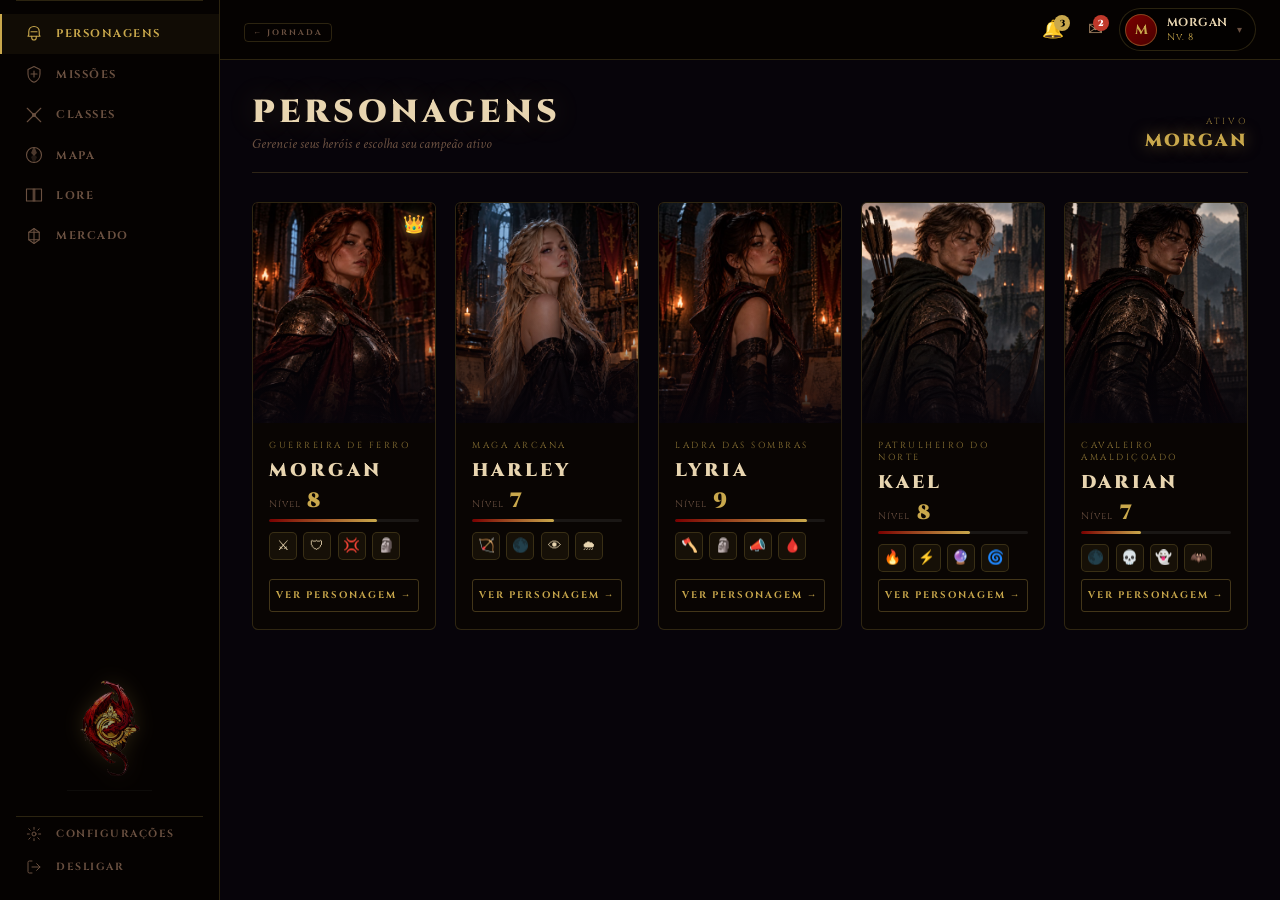
<file: html/personagens.html>
<!DOCTYPE html>
<html lang="pt-BR">
<head>
  <meta charset="UTF-8" />
  <meta name="viewport" content="width=device-width, initial-scale=1.0" />
  <title>Crown of Shadows — Personagens</title>
  <link href="https://fonts.googleapis.com/css2?family=Cinzel:wght@400;700;900&family=Crimson+Text:ital,wght@0,400;0,600;1,400&display=swap" rel="stylesheet" />
  <link rel="stylesheet" href="../css/personagens.css" />
</head>
<body>

  <!-- SIDEBAR -->
  <aside class="sidebar" id="sidebar">
    <div class="sb-logo">
      <img src="../assets/coroa.png" alt="Crown of Shadows" class="sb-logo-img" />
    </div>
    <div class="sb-divider"></div>
    <nav class="sb-nav">
      <a href="personagens.html" class="sb-link active" data-page="personagens">
        <span class="sb-icon"><svg width="18" height="18" viewBox="0 0 24 24" fill="none" stroke="currentColor" stroke-width="1.5" stroke-linecap="round" stroke-linejoin="round"><path d="M12 2C8 2 5 5 5 9v4l-1 2h16l-1-2V9c0-4-3-7-7-7z"/><path d="M9 15v2a3 3 0 0 0 6 0v-2"/><path d="M8 9h8"/></svg></span>
        <span class="sb-label">PERSONAGENS</span>
      </a>
      <a href="missoes.html" class="sb-link" data-page="missoes">
        <span class="sb-icon"><svg width="18" height="18" viewBox="0 0 24 24" fill="none" stroke="currentColor" stroke-width="1.5" stroke-linecap="round" stroke-linejoin="round"><path d="M12 2L4 6v6c0 5 3.5 9.5 8 11 4.5-1.5 8-6 8-11V6z"/><line x1="12" y1="8" x2="12" y2="16"/><line x1="8" y1="12" x2="16" y2="12"/></svg></span>
        <span class="sb-label">MISSÕES</span>
      </a>
      <a href="classes.html" class="sb-link" data-page="classes">
        <span class="sb-icon"><svg width="18" height="18" viewBox="0 0 24 24" fill="none" stroke="currentColor" stroke-width="1.5" stroke-linecap="round" stroke-linejoin="round"><line x1="3" y1="3" x2="21" y2="21"/><line x1="21" y1="3" x2="3" y2="21"/><circle cx="12" cy="12" r="2"/></svg></span>
        <span class="sb-label">CLASSES</span>
      </a>
      <a href="joga.html" class="sb-link" data-page="mapa">
        <span class="sb-icon"><svg width="18" height="18" viewBox="0 0 24 24" fill="none" stroke="currentColor" stroke-width="1.5" stroke-linecap="round" stroke-linejoin="round"><circle cx="12" cy="12" r="10"/><polygon points="12,2 15,9 12,12 9,9" fill="currentColor" opacity="0.7"/><polygon points="12,22 9,15 12,12 15,15" fill="currentColor" opacity="0.3"/></svg></span>
        <span class="sb-label">MAPA</span>
      </a>
      <a href="lore.html" class="sb-link" data-page="lore">
        <span class="sb-icon"><svg width="18" height="18" viewBox="0 0 24 24" fill="none" stroke="currentColor" stroke-width="1.5" stroke-linecap="round" stroke-linejoin="round"><path d="M2 4h9v16H2z"/><path d="M13 4h9v16h-9z"/><line x1="11" y1="4" x2="13" y2="4"/><line x1="11" y1="20" x2="13" y2="20"/></svg></span>
        <span class="sb-label">LORE</span>
      </a>
      <a href="mercado.html" class="sb-link" data-page="mercado">
        <span class="sb-icon"><svg width="18" height="18" viewBox="0 0 24 24" fill="none" stroke="currentColor" stroke-width="1.5" stroke-linecap="round" stroke-linejoin="round"><polygon points="12,2 19,7 19,17 12,22 5,17 5,7"/><line x1="12" y1="2" x2="12" y2="22"/><line x1="5" y1="7" x2="19" y2="7"/><line x1="5" y1="17" x2="19" y2="17"/></svg></span>
        <span class="sb-label">MERCADO</span>
      </a>
    </nav>
    <div class="sb-bottom">
      <div class="sb-dragon">
        <img src="../assets/images/dragao_emblema.png" alt="Dragão" style="width:120px;height:120px;object-fit:contain;" />
      </div>
      <div class="sb-divider"></div>
      <a href="configuracoes.html" class="sb-link sb-link-sm">
        <span class="sb-icon"><svg width="16" height="16" viewBox="0 0 24 24" fill="none" stroke="currentColor" stroke-width="1.5" stroke-linecap="round" stroke-linejoin="round"><circle cx="12" cy="12" r="3"/><path d="M12 2v3M12 19v3M4.22 4.22l2.12 2.12M17.66 17.66l2.12 2.12M2 12h3M19 12h3M4.22 19.78l2.12-2.12M17.66 6.34l2.12-2.12"/></svg></span>
        <span class="sb-label">CONFIGURAÇÕES</span>
      </a>
      <a href="../index.html" class="sb-link sb-link-sm sb-link-danger">
        <span class="sb-icon"><svg width="16" height="16" viewBox="0 0 24 24" fill="none" stroke="currentColor" stroke-width="1.5" stroke-linecap="round" stroke-linejoin="round"><path d="M9 21H5a2 2 0 0 1-2-2V5a2 2 0 0 1 2-2h4"/><polyline points="16 17 21 12 16 7"/><line x1="21" y1="12" x2="9" y2="12"/></svg></span>
        <span class="sb-label">DESLIGAR</span>
      </a>
    </div>
  </aside>

  <!-- MAIN -->
  <div class="main-wrap">

    <!-- TOPBAR -->
    <header class="topbar">
      <button class="topbar-hamburger" onclick="document.getElementById('sidebar').classList.toggle('sb-open')">☰</button>
      <a href="../home.html" class="topbar-back" title="Voltar à Jornada">← JORNADA</a>
      <div class="topbar-right">
        <button class="topbar-icon-btn" id="btn-notif">
          🔔<span class="topbar-badge">3</span>
          <div class="topbar-drop">
            <div class="drop-title">Notificações</div>
            <div class="drop-item">⚔ Nova missão disponível</div>
            <div class="drop-item">🏆 Conquista desbloqueada!</div>
            <div class="drop-item">📜 Mensagem da Guilda</div>
          </div>
        </button>
        <button class="topbar-icon-btn" id="btn-msg">
          ✉<span class="topbar-badge topbar-badge-red">2</span>
          <div class="topbar-drop">
            <div class="drop-title">Mensagens</div>
            <div class="drop-item">🧙 Harley: "Pronto para a batalha?"</div>
            <div class="drop-item">⚔ Morgan: "Encontrei uma relíquia!"</div>
          </div>
        </button>
        <div class="topbar-profile-wrap">
          <button class="topbar-profile-btn" id="btn-profile">
            <div class="topbar-avatar" id="topbar-avatar">K</div>
            <div class="topbar-profile-info">
              <span class="topbar-profile-name" id="topbar-name">Kael</span>
              <span class="topbar-profile-level">Nv. <span id="topbar-level">8</span></span>
            </div>
            <span class="topbar-arrow">▾</span>
          </button>
          <div class="topbar-drop topbar-profile-drop">
            <button onclick="window.location.href='../index.html'">⏻ Sair</button>
          </div>
        </div>
      </div>
    </header>

    <!-- CONTEÚDO -->
    <div class="content">

      <!-- HEADER DA PÁGINA -->
      <div class="page-header">
        <div class="page-header-left">
          <span class="page-tag"></span>
          <h1 class="page-title">PERSONAGENS</h1>
          <p class="page-subtitle">Gerencie seus heróis e escolha seu campeão ativo</p>
        </div>
        <div class="page-header-right">
          <div class="active-char-badge" id="active-badge">
            <span class="active-badge-label">ATIVO</span>
            <span class="active-badge-name" id="active-badge-name">Kael</span>
          </div>
        </div>
      </div>

      <!-- GRID DE CARDS -->
      <div class="chars-grid" id="chars-grid">

        <!-- MORGAN -->
        <div class="char-card" data-id="kael" onclick="Chars.openSheet('kael')">
          <div class="char-card-portrait">
            <div class="char-portrait-art kael-art">
              <img src="../assets/images/morgan.jpeg" alt="Morgan" style="width:100%;height:100%;object-fit:cover;object-position:center top;" />
            </div>
            <div class="char-card-vignette"></div>
            <div class="char-active-crown" id="crown-kael">👑</div>
          </div>
          <div class="char-card-body">
            <div class="char-class-tag">GUERREIRA DE FERRO</div>
            <h2 class="char-name">MORGAN</h2>
            <div class="char-level-row">
              <span class="char-level-label">Nível</span>
              <span class="char-level-num">8</span>
            </div>
            <div class="char-xp-bar"><div class="char-xp-fill" style="width:72%"></div></div>
            <div class="char-skills">
              <span class="skill-icon" title="Golpe Poderoso">⚔</span>
              <span class="skill-icon" title="Escudo de Ferro">🛡</span>
              <span class="skill-icon" title="Fúria de Batalha">💢</span>
              <span class="skill-icon" title="Resistência">🗿</span>
            </div>
            <button class="char-view-btn" onclick="event.stopPropagation(); Chars.openSheet('kael')">VER PERSONAGEM →</button>
          </div>
        </div>

        <!-- HARLEY -->
        <div class="char-card" data-id="lunara" onclick="Chars.openSheet('lunara')">
          <div class="char-card-portrait">
            <div class="char-portrait-art lunara-art">
              <img src="../assets/images/harley.jpeg" alt="Harley" style="width:100%;height:100%;object-fit:cover;object-position:center top;" />
            </div>
            <div class="char-card-vignette"></div>
            <div class="char-active-crown" id="crown-lunara">👑</div>
          </div>
          <div class="char-card-body">
            <div class="char-class-tag">MAGA ARCANA</div>
            <h2 class="char-name">HARLEY</h2>
            <div class="char-level-row">
              <span class="char-level-label">Nível</span>
              <span class="char-level-num">7</span>
            </div>
            <div class="char-xp-bar"><div class="char-xp-fill" style="width:55%"></div></div>
            <div class="char-skills">
              <span class="skill-icon" title="Flecha Certeira">🏹</span>
              <span class="skill-icon" title="Sombra Veloz">🌑</span>
              <span class="skill-icon" title="Olho de Águia">👁</span>
              <span class="skill-icon" title="Chuva de Flechas">🌧</span>
            </div>
            <button class="char-view-btn" onclick="event.stopPropagation(); Chars.openSheet('lunara')">VER PERSONAGEM →</button>
          </div>
        </div>

        <!-- LYRIA -->
        <div class="char-card" data-id="tharok" onclick="Chars.openSheet('tharok')">
          <div class="char-card-portrait">
            <div class="char-portrait-art tharok-art">
              <img src="../assets/images/lyria.jpeg" alt="Lyria" style="width:100%;height:100%;object-fit:cover;object-position:center top;" />
            </div>
            <div class="char-card-vignette"></div>
            <div class="char-active-crown" id="crown-tharok">👑</div>
          </div>
          <div class="char-card-body">
            <div class="char-class-tag">LADRA DAS SOMBRAS</div>
            <h2 class="char-name">LYRIA</h2>
            <div class="char-level-row">
              <span class="char-level-label">Nível</span>
              <span class="char-level-num">9</span>
            </div>
            <div class="char-xp-bar"><div class="char-xp-fill" style="width:88%"></div></div>
            <div class="char-skills">
              <span class="skill-icon" title="Frenesi">🪓</span>
              <span class="skill-icon" title="Pele de Pedra">🗿</span>
              <span class="skill-icon" title="Rugido de Guerra">📣</span>
              <span class="skill-icon" title="Sede de Sangue">🩸</span>
            </div>
            <button class="char-view-btn" onclick="event.stopPropagation(); Chars.openSheet('tharok')">VER PERSONAGEM →</button>
          </div>
        </div>

        <!-- KAEL -->
        <div class="char-card" data-id="sylien" onclick="Chars.openSheet('sylien')">
          <div class="char-card-portrait">
            <div class="char-portrait-art sylien-art">
              <img src="../assets/images/kael.jpeg" alt="Kael" style="width:100%;height:100%;object-fit:cover;object-position:center top;" />
            </div>
            <div class="char-card-vignette"></div>
            <div class="char-active-crown" id="crown-sylien">👑</div>
          </div>
          <div class="char-card-body">
            <div class="char-class-tag">PATRULHEIRO DO NORTE</div>
            <h2 class="char-name">KAEL</h2>
            <div class="char-level-row">
              <span class="char-level-label">Nível</span>
              <span class="char-level-num">8</span>
            </div>
            <div class="char-xp-bar"><div class="char-xp-fill" style="width:61%"></div></div>
            <div class="char-skills">
              <span class="skill-icon" title="Bola de Fogo">🔥</span>
              <span class="skill-icon" title="Raio Arcano">⚡</span>
              <span class="skill-icon" title="Escudo de Força">🔮</span>
              <span class="skill-icon" title="Teletransporte">🌀</span>
            </div>
            <button class="char-view-btn" onclick="event.stopPropagation(); Chars.openSheet('sylien')">VER PERSONAGEM →</button>
          </div>
        </div>

        <!-- DARIAN -->
        <div class="char-card" data-id="harley" onclick="Chars.openSheet('harley')">
          <div class="char-card-portrait">
            <div class="char-portrait-art harley-art">
              <img src="../assets/images/darian.jpeg" alt="Darian" style="width:100%;height:100%;object-fit:cover;object-position:center top;" />
            </div>
            <div class="char-card-vignette"></div>
            <div class="char-active-crown" id="crown-harley">👑</div>
          </div>
          <div class="char-card-body">
            <div class="char-class-tag">CAVALEIRO AMALDIÇOADO</div>
            <h2 class="char-name">DARIAN</h2>
            <div class="char-level-row">
              <span class="char-level-label">Nível</span>
              <span class="char-level-num">7</span>
            </div>
            <div class="char-xp-bar"><div class="char-xp-fill" style="width:40%"></div></div>
            <div class="char-skills">
              <span class="skill-icon" title="Maldição das Sombras">🌑</span>
              <span class="skill-icon" title="Pacto Sombrio">💀</span>
              <span class="skill-icon" title="Drenagem de Alma">👻</span>
              <span class="skill-icon" title="Voo das Trevas">🦇</span>
            </div>
            <button class="char-view-btn" onclick="event.stopPropagation(); Chars.openSheet('harley')">VER PERSONAGEM →</button>
          </div>
        </div>

      </div>
    </div>
  </div>

  <!-- MODAL — FICHA DO PERSONAGEM -->
  <div class="sheet-overlay" id="sheet-overlay" onclick="Chars.closeSheet(event)">
    <div class="sheet-modal" id="sheet-modal">

      <button class="sheet-close" onclick="Chars.closeSheet(null, true)">✕</button>

      <div class="sheet-top">

        <!-- RETRATO -->
        <div class="sheet-portrait-wrap">
          <div class="sheet-portrait-art" id="sheet-portrait-art">
            <div class="sheet-portrait-initial" id="sheet-portrait-initial">K</div>
            <div class="sheet-portrait-rune" id="sheet-portrait-rune">⚔</div>
          </div>
          <button class="sheet-set-active-btn" id="sheet-set-active-btn" onclick="Chars.setActive()">
            👑 DEFINIR COMO ATIVO
          </button>
          <div class="sheet-active-label" id="sheet-active-label">✓ PERSONAGEM ATIVO</div>
        </div>

        <!-- INFO CENTRAL -->
        <div class="sheet-info">
          <div class="sheet-class-tag" id="sheet-class-tag">GUERREIRO</div>
          <h2 class="sheet-name" id="sheet-name">KAEL</h2>
          <div class="sheet-level-row">
            <span class="sheet-level-label">Nível</span>
            <span class="sheet-level-num" id="sheet-level">8</span>
          </div>
          <p class="sheet-lore" id="sheet-lore">Lore do personagem.</p>
          <p class="sheet-desc" id="sheet-desc">Descrição do personagem.</p>

          <!-- ABAS -->
          <div class="sheet-tabs">
            <button class="sheet-tab active" data-tab="overview" onclick="Chars.switchTab('overview', this)">VISÃO GERAL</button>
            <button class="sheet-tab" data-tab="skills"   onclick="Chars.switchTab('skills', this)">HABILIDADES</button>
            <button class="sheet-tab" data-tab="equip"    onclick="Chars.switchTab('equip', this)">EQUIPAMENTOS</button>
            <button class="sheet-tab" data-tab="inv"      onclick="Chars.switchTab('inv', this)">INVENTÁRIO</button>
            <button class="sheet-tab" data-tab="history"  onclick="Chars.switchTab('history', this)">HISTÓRIA</button>
          </div>

          <!-- CONTEÚDO DAS ABAS -->
          <div class="tab-content" id="tab-overview">
            <div class="overview-bars">
              <div class="ov-bar-row">
                <span class="ov-bar-label">❤ VIDA</span>
                <div class="ov-bar"><div class="ov-bar-fill hp-fill" id="ov-hp" style="width:100%"></div></div>
                <span class="ov-bar-val" id="ov-hp-val">28/28</span>
              </div>
              <div class="ov-bar-row">
                <span class="ov-bar-label">💧 MANA</span>
                <div class="ov-bar"><div class="ov-bar-fill mp-fill" id="ov-mp" style="width:80%"></div></div>
                <span class="ov-bar-val" id="ov-mp-val">16/20</span>
              </div>
              <div class="ov-bar-row">
                <span class="ov-bar-label">⭐ EXP</span>
                <div class="ov-bar"><div class="ov-bar-fill xp-fill" id="ov-xp" style="width:72%"></div></div>
                <span class="ov-bar-val" id="ov-xp-val">576/800</span>
              </div>
            </div>
          </div>

          <div class="tab-content hidden" id="tab-skills">
            <div class="skills-grid" id="skills-grid"></div>
          </div>

          <div class="tab-content hidden" id="tab-equip">
            <div class="equip-slots" id="equip-slots">
              <div class="equip-slot" data-slot="weapon"><span class="slot-icon">⚔</span><span class="slot-label">ARMA</span><span class="slot-item" id="slot-weapon">—</span></div>
              <div class="equip-slot" data-slot="armor"><span class="slot-icon">🛡</span><span class="slot-label">ARMADURA</span><span class="slot-item" id="slot-armor">—</span></div>
              <div class="equip-slot" data-slot="helm"><span class="slot-icon">⛑</span><span class="slot-label">CAPACETE</span><span class="slot-item" id="slot-helm">—</span></div>
              <div class="equip-slot" data-slot="amulet"><span class="slot-icon">📿</span><span class="slot-label">AMULETO</span><span class="slot-item" id="slot-amulet">—</span></div>
              <div class="equip-slot" data-slot="ring"><span class="slot-icon">💍</span><span class="slot-label">ANEL</span><span class="slot-item" id="slot-ring">—</span></div>
            </div>
          </div>

          <div class="tab-content hidden" id="tab-inv">
            <div class="inv-grid" id="inv-grid"></div>
          </div>

          <div class="tab-content hidden" id="tab-history">
            <p class="history-text" id="history-text"></p>
          </div>
        </div>

        <!-- ATRIBUTOS -->
        <div class="sheet-attrs">
          <div class="attrs-title">ATRIBUTOS</div>
          <div class="attrs-list" id="attrs-list"></div>
          <div class="attrs-divider"></div>
          <div class="attr-stat-row">
            <span class="attr-stat-icon">❤</span>
            <span class="attr-stat-label">VIDA</span>
            <span class="attr-stat-val" id="stat-hp">28/28</span>
          </div>
          <div class="attr-stat-row">
            <span class="attr-stat-icon">💧</span>
            <span class="attr-stat-label">MANA</span>
            <span class="attr-stat-val" id="stat-mp">20/20</span>
          </div>
          <div class="attr-stat-row">
            <span class="attr-stat-icon">⭐</span>
            <span class="attr-stat-label">EXP</span>
            <span class="attr-stat-val" id="stat-xp">576/800</span>
          </div>
        </div>

      </div>
    </div>
  </div>

  <script src="../js/personagens.js"></script>
</body>
</html>
</file>
<file: css/board.css>
/* ============================================
   CROWN OF SHADOWS — board.css
   ============================================ */
*,*::before,*::after{box-sizing:border-box;margin:0;padding:0}
:root{
  --gold:#c9a84c;--gold2:#8b6914;--gold3:#f0d080;
  --red:#7a0000;--red2:#a00000;
  --bg:#07040a;--panel:#0a0608;--panel2:#110a0e;
  --text:#e8d5b0;--text2:#a08060;--text3:#6a5040;
  --border:rgba(201,168,76,.18);--border2:rgba(201,168,76,.07);
  --top-h:52px;--bot-h:40px;
  --left-w:170px;--right-w:200px;
  --trans:.22s ease;
}
html,body{height:100%;overflow:hidden;
  font-family:'Crimson Text',Georgia,serif;
  background:var(--bg);color:var(--text)}

/* ══ INTRO ══ */
#intro-screen{
  position:fixed;inset:0;display:flex;align-items:center;justify-content:center;
  background:radial-gradient(ellipse at center,#0d0810 0%,#07040a 100%);
  z-index:900;
}
#intro-particles{position:absolute;inset:0;pointer-events:none}
.intro-content{
  position:relative;z-index:1;text-align:center;
  max-width:560px;padding:2rem 1.5rem;
}
.intro-crown{font-size:3.5rem;color:var(--gold);
  text-shadow:0 0 30px rgba(201,168,76,.6);
  animation:crownFloat 3s ease-in-out infinite}
@keyframes crownFloat{0%,100%{transform:translateY(0)}50%{transform:translateY(-8px)}}
.intro-title{font-family:'Cinzel',serif;font-size:clamp(1.4rem,4vw,2.2rem);
  font-weight:900;letter-spacing:4px;color:var(--gold);margin:.4rem 0 .2rem}
.intro-sub{font-family:'Cinzel',serif;font-size:.7rem;letter-spacing:3px;
  color:var(--text3);margin-bottom:1rem}
.intro-lore{font-style:italic;font-size:.88rem;color:var(--text2);
  line-height:1.7;margin-bottom:1.4rem;
  border-left:2px solid rgba(201,168,76,.3);padding-left:.8rem;text-align:left}
.intro-chars{display:flex;justify-content:center;gap:.6rem;flex-wrap:wrap;margin-bottom:1.4rem}
.intro-char{
  display:flex;flex-direction:column;align-items:center;gap:.3rem;
  padding:.5rem .6rem;border-radius:6px;
  background:rgba(0,0,0,.4);border:1px solid rgba(106,80,64,.3);
  cursor:pointer;transition:var(--trans);min-width:70px;
}
.intro-char:hover,.intro-char.sel{border-color:var(--gold);background:rgba(201,168,76,.08)}
.intro-char-icon{font-size:1.4rem}
.intro-char-name{font-family:'Cinzel',serif;font-size:.52rem;letter-spacing:1px;color:var(--text2)}
.intro-btn{
  display:block;width:100%;padding:.7rem;margin-bottom:.5rem;
  font-family:'Cinzel',serif;font-size:.72rem;font-weight:700;letter-spacing:2px;
  background:linear-gradient(135deg,var(--red),#5a0000);
  border:1px solid rgba(201,168,76,.35);border-radius:5px;
  color:var(--gold);cursor:pointer;transition:var(--trans);
}
.intro-btn:hover{filter:brightness(1.2)}
.intro-btn-sec{background:rgba(0,0,0,.4);color:var(--text2);border-color:rgba(106,80,64,.3)}

/* ══ TOPBAR ══ */
.g-top{
  position:fixed;top:0;left:0;right:0;height:var(--top-h);
  background:rgba(7,4,10,.97);border-bottom:1px solid var(--border);
  display:flex;align-items:center;justify-content:space-between;
  padding:0 .8rem;z-index:100;
  box-shadow:0 2px 20px rgba(0,0,0,.7);
}
.g-top-left{display:flex;align-items:center;gap:.7rem}
.g-back-btn{
  font-family:'Cinzel',serif;font-size:.58rem;letter-spacing:1px;
  background:none;border:1px solid rgba(106,80,64,.3);border-radius:4px;
  color:var(--text3);padding:.3rem .6rem;cursor:pointer;transition:var(--trans);
}
.g-back-btn:hover{color:var(--gold);border-color:rgba(201,168,76,.4)}
.g-logo-sm{font-family:'Cinzel',serif;font-size:.65rem;font-weight:900;
  letter-spacing:2px;color:var(--gold);
  text-shadow:0 0 10px rgba(201,168,76,.3)}
.g-top-center{display:flex;align-items:center;gap:.6rem}
.g-turn-label{font-family:'Cinzel',serif;font-size:.48rem;letter-spacing:3px;color:var(--text3)}
.g-turn-num{font-family:'Cinzel',serif;font-size:1.1rem;font-weight:900;color:var(--gold)}
.g-turn-order{display:flex;gap:.25rem;align-items:center}
.g-turn-tok{
  width:24px;height:24px;border-radius:50%;
  border:2px solid rgba(201,168,76,.2);
  display:flex;align-items:center;justify-content:center;
  font-size:.6rem;transition:var(--trans);
}
.g-turn-tok.active{border-color:var(--gold);box-shadow:0 0 8px rgba(201,168,76,.5);transform:scale(1.2)}
.g-turn-tok.done{opacity:.3}
.g-top-right{display:flex;gap:.35rem}
.g-icon-btn{
  width:30px;height:30px;background:rgba(0,0,0,.4);
  border:1px solid rgba(106,80,64,.3);border-radius:5px;
  color:var(--text2);font-size:.85rem;cursor:pointer;
  display:flex;align-items:center;justify-content:center;transition:var(--trans);
}
.g-icon-btn:hover{color:var(--gold);border-color:rgba(201,168,76,.4)}

/* ══ BODY ══ */
.g-body{
  position:fixed;top:var(--top-h);left:0;right:0;bottom:var(--bot-h);
  display:grid;grid-template-columns:var(--left-w) 1fr var(--right-w);
  overflow:hidden;
}

/* ══ LEFT PANEL ══ */
.g-left{
  background:linear-gradient(180deg,var(--panel),var(--panel2));
  border-right:1px solid var(--border);
  overflow-y:auto;padding:.5rem 0;
}
.g-left-title,.g-right-title{
  font-family:'Cinzel',serif;font-size:.5rem;letter-spacing:3px;
  color:var(--text3);text-align:center;
  padding:.35rem .6rem .5rem;border-bottom:1px solid var(--border2);
  margin-bottom:.3rem;
}
.portrait-card{
  display:flex;align-items:center;gap:.45rem;
  padding:.4rem .55rem;margin:0 .3rem .25rem;
  border-radius:5px;border:1px solid transparent;
  background:rgba(0,0,0,.2);cursor:pointer;transition:var(--trans);
}
.portrait-card:hover{background:rgba(201,168,76,.06);border-color:rgba(201,168,76,.2)}
.portrait-card.active{background:rgba(201,168,76,.1);border-color:var(--gold);
  box-shadow:0 0 10px rgba(201,168,76,.15)}
.portrait-card.dead{opacity:.35;pointer-events:none}
.portrait-face{
  width:34px;height:34px;border-radius:50%;flex-shrink:0;
  border:2px solid rgba(201,168,76,.25);
  display:flex;align-items:center;justify-content:center;
  font-size:1rem;
}
.portrait-card.active .portrait-face{
  border-color:var(--gold);
  animation:faceGlow 2s ease-in-out infinite;
}
@keyframes faceGlow{0%,100%{box-shadow:0 0 6px rgba(201,168,76,.3)}50%{box-shadow:0 0 14px rgba(201,168,76,.6)}}
.portrait-info{flex:1;min-width:0}
.portrait-name{font-family:'Cinzel',serif;font-size:.58rem;font-weight:700;
  color:var(--text);white-space:nowrap;overflow:hidden;text-overflow:ellipsis}
.portrait-class{font-size:.6rem;color:var(--text3);white-space:nowrap;overflow:hidden;text-overflow:ellipsis}
.portrait-bars{display:flex;flex-direction:column;gap:2px;margin-top:3px}
.pbar{display:flex;align-items:center;gap:3px}
.pbar-icon{font-size:.5rem;width:9px;text-align:center}
.pbar-track{flex:1;height:3px;background:rgba(255,255,255,.07);border-radius:2px;overflow:hidden}
.pbar-fill{height:100%;border-radius:2px;transition:width .4s}
.pbar-hp .pbar-fill{background:linear-gradient(90deg,#7a0000,#c0392b)}
.pbar-mp .pbar-fill{background:linear-gradient(90deg,#1a0060,#6040c0)}
.pbar-val{font-family:'Cinzel',serif;font-size:.44rem;color:var(--text3);min-width:24px;text-align:right}
.portrait-pos{font-family:'Cinzel',serif;font-size:.44rem;color:var(--gold);margin-top:2px}

/* ══ CENTER ══ */
.g-center{
  position:relative;overflow:hidden;
  background:radial-gradient(ellipse at center,#0d0810 0%,#07040a 100%);
  display:flex;align-items:center;justify-content:center;
}
#board-canvas{
  max-width:100%;max-height:100%;
  cursor:pointer;
  border-radius:6px;
  box-shadow:0 0 60px rgba(0,0,0,.9),0 0 0 1px rgba(201,168,76,.12);
}

/* MASTER BOX */
.master-box{
  position:absolute;bottom:0;left:0;right:0;
  background:linear-gradient(0deg,rgba(7,4,10,.97),rgba(10,6,14,.9));
  border-top:1px solid var(--border);
  padding:.6rem .9rem .7rem;z-index:10;
  min-height:100px;
}
.master-header{display:flex;align-items:center;gap:.4rem;margin-bottom:.3rem}
.master-scroll{font-size:.85rem}
.master-lbl{font-family:'Cinzel',serif;font-size:.52rem;letter-spacing:3px;color:var(--gold)}
.master-text{
  font-family:'Crimson Text',serif;font-size:.9rem;font-style:italic;
  color:var(--text);line-height:1.6;margin-bottom:.5rem;min-height:1.4rem;
}
.master-choices{display:flex;flex-wrap:wrap;gap:.35rem}
.m-choice{
  display:flex;align-items:center;gap:.35rem;
  background:rgba(0,0,0,.5);border:1px solid rgba(201,168,76,.22);
  border-radius:4px;color:var(--text2);
  font-family:'Cinzel',serif;font-size:.58rem;font-weight:700;letter-spacing:.5px;
  padding:.3rem .65rem;cursor:pointer;transition:var(--trans);
}
.m-choice:hover{background:rgba(201,168,76,.1);border-color:var(--gold);
  color:var(--gold);transform:translateY(-1px)}

/* ══ RIGHT PANEL ══ */
.g-right{
  background:linear-gradient(180deg,var(--panel),var(--panel2));
  border-left:1px solid var(--border);
  overflow-y:auto;padding:.5rem 0;
  display:flex;flex-direction:column;
}
.action-list{display:flex;flex-direction:column;gap:.3rem;padding:0 .45rem}
.act-btn{
  display:flex;align-items:center;gap:.45rem;
  background:rgba(0,0,0,.35);border:1px solid rgba(106,80,64,.28);
  border-radius:5px;color:var(--text2);
  font-family:'Cinzel',serif;font-size:.58rem;font-weight:700;letter-spacing:.5px;
  padding:.45rem .6rem;cursor:pointer;transition:var(--trans);text-align:left;width:100%;
}
.act-btn:hover{background:rgba(201,168,76,.08);border-color:rgba(201,168,76,.4);
  color:var(--gold);transform:translateX(2px)}
.act-btn:disabled{opacity:.3;cursor:default;transform:none}
.act-btn.primary{background:linear-gradient(135deg,rgba(122,0,0,.4),rgba(80,0,0,.3));
  border-color:rgba(192,57,43,.4);color:var(--text)}
.act-btn.primary:hover{border-color:#c0392b}
.act-icon{font-size:.8rem;flex-shrink:0;width:16px;text-align:center}

/* DICE */
.dice-section{padding:0 .45rem .5rem;margin-top:auto}
.dice-wrap{
  display:flex;flex-direction:column;align-items:center;gap:.3rem;
  cursor:pointer;padding:.5rem;border-radius:6px;
  border:1px solid rgba(201,168,76,.15);background:rgba(0,0,0,.3);
  transition:var(--trans);user-select:none;
}
.dice-wrap:hover{border-color:var(--gold);background:rgba(201,168,76,.06)}
.dice-wrap.disabled{opacity:.4;pointer-events:none}
.die-svg{width:64px;height:64px}
.die-svg.rolling{animation:dieRoll .55s ease-out}
@keyframes dieRoll{
  0%{transform:rotate(0)scale(1)}
  30%{transform:rotate(200deg)scale(1.15)}
  70%{transform:rotate(560deg)scale(.9)}
  100%{transform:rotate(720deg)scale(1)}
}
.dice-label{font-family:'Cinzel',serif;font-size:.52rem;letter-spacing:2px;color:var(--text3)}
.dice-result{text-align:center;padding:.4rem;
  border:1px solid var(--border);border-radius:5px;
  background:rgba(0,0,0,.4);margin-top:.35rem}
.dice-num{font-family:'Cinzel',serif;font-size:2.2rem;font-weight:900;
  color:var(--gold);line-height:1;text-shadow:0 0 16px rgba(201,168,76,.5)}
.dice-num.crit{color:#f0d080;text-shadow:0 0 24px rgba(240,208,128,.8)}
.dice-verdict{font-family:'Cinzel',serif;font-size:.55rem;letter-spacing:2px;
  color:var(--text3);margin-top:2px}

/* ══ BOTTOM BAR ══ */
.g-bottom{
  position:fixed;bottom:0;left:0;right:0;height:var(--bot-h);
  background:rgba(7,4,10,.97);border-top:1px solid var(--border);
  display:flex;align-items:center;justify-content:center;gap:.5rem;
  padding:0 1rem;z-index:100;
}
.g-bot-btn{
  font-family:'Cinzel',serif;font-size:.55rem;font-weight:700;letter-spacing:1px;
  background:rgba(0,0,0,.4);border:1px solid rgba(106,80,64,.3);border-radius:4px;
  color:var(--text2);padding:.3rem .7rem;cursor:pointer;transition:var(--trans);
}
.g-bot-btn:hover{color:var(--gold);border-color:rgba(201,168,76,.4)}

/* ══ MODALS ══ */
.modal-bg{
  position:fixed;inset:0;background:rgba(0,0,0,.78);
  display:flex;align-items:center;justify-content:center;z-index:400;
  backdrop-filter:blur(4px);
}
.modal-box{
  background:linear-gradient(135deg,var(--panel),var(--panel2));
  border:1px solid var(--border);border-radius:8px;
  width:min(480px,90vw);max-height:80vh;overflow-y:auto;
  box-shadow:0 20px 60px rgba(0,0,0,.9);
  padding:1.4rem 1.6rem;text-align:center;
}
.modal-wide{width:min(560px,90vw);text-align:left}
.modal-sm{width:min(320px,90vw)}
.modal-header{
  display:flex;align-items:center;justify-content:space-between;
  padding-bottom:.7rem;border-bottom:1px solid var(--border);
  font-family:'Cinzel',serif;font-size:.68rem;font-weight:700;
  letter-spacing:2px;color:var(--gold);margin-bottom:.8rem;
}
.modal-close{background:none;border:none;color:var(--text3);font-size:1rem;cursor:pointer;transition:var(--trans)}
.modal-close:hover{color:var(--gold)}
.modal-icon{font-size:2.5rem;margin-bottom:.5rem}
.modal-title{font-family:'Cinzel',serif;font-size:1rem;font-weight:900;
  color:var(--gold);letter-spacing:2px;margin-bottom:.5rem}
.modal-story{font-size:.88rem;color:var(--text2);line-height:1.6;
  font-style:italic;margin-bottom:.9rem}
.modal-choices{display:flex;flex-direction:column;gap:.4rem}
.choice-btn{
  padding:.55rem .8rem;font-family:'Cinzel',serif;font-size:.62rem;
  font-weight:700;letter-spacing:1px;border-radius:5px;cursor:pointer;
  background:linear-gradient(135deg,rgba(122,0,0,.4),rgba(80,0,0,.3));
  border:1px solid rgba(201,168,76,.3);color:var(--gold);transition:var(--trans);
}
.choice-btn:hover{filter:brightness(1.2)}
.choice-sec{background:rgba(0,0,0,.4);color:var(--text2);border-color:rgba(106,80,64,.3)}

/* INVENTORY */
.inv-grid{display:grid;grid-template-columns:repeat(4,1fr);gap:.5rem;padding:.5rem 0}
.inv-slot{
  aspect-ratio:1;background:rgba(0,0,0,.4);
  border:1px solid rgba(106,80,64,.3);border-radius:5px;
  display:flex;flex-direction:column;align-items:center;justify-content:center;
  gap:.2rem;cursor:pointer;transition:var(--trans);padding:.3rem;
}
.inv-slot:hover{border-color:var(--gold);background:rgba(201,168,76,.08)}
.inv-slot.empty{opacity:.2;cursor:default}
.inv-icon{font-size:1.3rem}
.inv-name{font-family:'Cinzel',serif;font-size:.42rem;letter-spacing:.5px;
  color:var(--text2);text-align:center;line-height:1.2}

/* QUESTS */
.quest-section{padding:.5rem 0;border-bottom:1px solid var(--border2)}
.quest-label{font-family:'Cinzel',serif;font-size:.5rem;letter-spacing:3px;color:var(--text3);margin-bottom:.3rem}
.quest-title{font-family:'Cinzel',serif;font-size:.75rem;font-weight:700;color:var(--gold);margin-bottom:.2rem}
.quest-desc{font-size:.82rem;color:var(--text2);line-height:1.5;margin-bottom:.5rem}
.quest-obj{display:flex;align-items:center;gap:.4rem;font-size:.78rem;color:var(--text2);padding:2px 0}
.quest-obj.done{color:var(--text3);text-decoration:line-through}
.quest-dot{width:7px;height:7px;border-radius:50%;border:1px solid var(--text3);flex-shrink:0}
.quest-obj.done .quest-dot{background:var(--gold);border-color:var(--gold)}

/* CHRONICLE */
.chronicle-list{display:flex;flex-direction:column;gap:.4rem;padding:.3rem 0}
.chron-entry{display:flex;gap:.6rem;padding:.4rem 0;border-bottom:1px solid var(--border2)}
.chron-turn{font-family:'Cinzel',serif;font-size:.52rem;letter-spacing:1px;
  color:var(--gold);white-space:nowrap;padding-top:2px;min-width:50px}
.chron-text{font-size:.8rem;color:var(--text2);line-height:1.5}

/* WIN */
.modal-win{padding:2.5rem 2rem}
.win-crown{font-size:4rem;color:var(--gold);
  text-shadow:0 0 30px rgba(201,168,76,.6);
  animation:crownFloat 1.5s ease-in-out infinite}
.win-title{font-family:'Cinzel',serif;font-size:1.5rem;font-weight:900;
  color:var(--gold);letter-spacing:3px;margin:.5rem 0 .3rem}
.win-sub{font-size:.88rem;color:var(--text2);font-style:italic;margin-bottom:1.4rem}
.win-btn{
  display:block;width:100%;padding:.65rem;margin-bottom:.4rem;
  font-family:'Cinzel',serif;font-size:.68rem;font-weight:700;letter-spacing:2px;
  border-radius:5px;cursor:pointer;text-decoration:none;text-align:center;transition:var(--trans);
  background:linear-gradient(135deg,var(--red),#5a0000);
  border:1px solid rgba(201,168,76,.3);color:var(--gold);
}
.win-btn:hover{filter:brightness(1.2)}
.win-btn-sec{background:rgba(0,0,0,.4);color:var(--text2);border-color:rgba(106,80,64,.3)}

/* ══ TUTORIAL ══ */
.tut-overlay{position:fixed;inset:0;z-index:500;pointer-events:all}
.tut-overlay::before{content:'';position:absolute;inset:0;background:rgba(0,0,0,.84)}
.tut-spotlight{
  position:absolute;border-radius:8px;
  box-shadow:0 0 0 9999px rgba(0,0,0,.84);
  border:2px solid var(--gold);transition:all .5s cubic-bezier(.4,0,.2,1);
  pointer-events:none;z-index:1;
}
.tut-box{
  position:absolute;z-index:2;
  background:linear-gradient(135deg,var(--panel),var(--panel2));
  border:1px solid var(--border);border-radius:8px;
  padding:1.1rem 1.3rem;width:min(320px,85vw);
  box-shadow:0 20px 60px rgba(0,0,0,.9);
}
.tut-step{font-family:'Cinzel',serif;font-size:.48rem;letter-spacing:3px;color:var(--text3);margin-bottom:.35rem}
.tut-title{font-family:'Cinzel',serif;font-size:.85rem;font-weight:900;
  color:var(--gold);letter-spacing:2px;margin-bottom:.4rem}
.tut-text{font-size:.85rem;color:var(--text2);line-height:1.6;margin-bottom:.7rem}
.tut-dots{display:flex;gap:4px;margin-bottom:.7rem}
.tut-dot{width:6px;height:6px;border-radius:50%;
  background:rgba(201,168,76,.2);border:1px solid rgba(201,168,76,.3);transition:var(--trans)}
.tut-dot.on{background:var(--gold);border-color:var(--gold)}
.tut-actions{display:flex;justify-content:space-between;align-items:center}
.tut-skip{background:none;border:none;color:var(--text3);
  font-family:'Cinzel',serif;font-size:.58rem;cursor:pointer;transition:var(--trans)}
.tut-skip:hover{color:var(--text2)}
.tut-next{
  background:linear-gradient(135deg,var(--red),#5a0000);
  border:1px solid rgba(201,168,76,.3);border-radius:4px;
  color:var(--gold);font-family:'Cinzel',serif;font-size:.6rem;
  font-weight:700;letter-spacing:1px;padding:.38rem .9rem;cursor:pointer;transition:var(--trans);
}
.tut-next:hover{filter:brightness(1.2)}

/* ══ FLOAT + BANNER ══ */
#float-layer{position:fixed;inset:0;pointer-events:none;z-index:300}
.float-txt{
  position:absolute;font-family:'Cinzel',serif;font-size:.95rem;font-weight:700;
  pointer-events:none;animation:floatUp 1.3s ease-out forwards;
}
@keyframes floatUp{0%{opacity:1;transform:translateY(0)scale(1)}100%{opacity:0;transform:translateY(-55px)scale(.8)}}
.turn-banner{
  position:fixed;top:50%;left:50%;
  transform:translate(-50%,-50%)scale(.8);
  font-family:'Cinzel',serif;font-size:1.3rem;font-weight:900;
  color:var(--gold);letter-spacing:5px;text-align:center;
  background:rgba(7,4,10,.95);border:1px solid var(--border);
  padding:.8rem 2rem;border-radius:6px;z-index:200;
  opacity:0;pointer-events:none;
  box-shadow:0 0 40px rgba(201,168,76,.2);
  transition:opacity .3s,transform .3s;
}
.turn-banner.show{opacity:1;transform:translate(-50%,-50%)scale(1)}

/* ══ SCROLLBAR ══ */
::-webkit-scrollbar{width:4px}
::-webkit-scrollbar-thumb{background:var(--gold2);border-radius:2px}

/* ══ RESPONSIVE ══ */
@media(max-width:900px){
  :root{--left-w:0px;--right-w:0px}
  .g-left,.g-right{display:none}
  .g-body{grid-template-columns:1fr}
  .g-bottom{gap:.3rem}
}
</file>
<file: css/cadastro.css>
/* ============================================
   CROWN OF SHADOWS — cadastro.css
   ============================================ */

*, *::before, *::after { box-sizing: border-box; margin: 0; padding: 0; }

:root {
  --gold:      #c9a84c;
  --gold2:     #8b6914;
  --gold-dim:  rgba(201,168,76,0.25);
  --red:       #7a0000;
  --red2:      #a00000;
  --red-link:  #c0392b;
  --text:      #e8d5b0;
  --text2:     #a08060;
  --text3:     #6a5040;
  --bg-panel:  rgba(8,4,2,0.92);
  --border:    rgba(201,168,76,0.35);
  --radius:    4px;
  --trans:     0.3s ease;
}

html, body {
  min-height: 100%;
  font-family: 'Crimson Text', Georgia, serif;
  color: var(--text);
  overflow-x: hidden;
}

body {
  background:
    linear-gradient(rgba(0,0,0,0.30), rgba(0,0,0,0.50)),
    url('../assets/cripta.png') center/cover fixed no-repeat;
  min-height: 100vh;
  display: flex;
  flex-direction: column;
  align-items: center;
  padding: 2rem 1rem 4rem;
}

/* ── SCROLLBAR ── */
::-webkit-scrollbar { width: 5px; }
::-webkit-scrollbar-track { background: transparent; }
::-webkit-scrollbar-thumb { background: var(--gold2); border-radius: 3px; }

/* ══════════════════════════════════════
   LOGO
   ══════════════════════════════════════ */
.logo-wrap {
  display: flex;
  flex-direction: column;
  align-items: center;
  gap: 0.3rem;
  margin-bottom: 1.8rem;
  text-align: center;
}

.logo-crown svg {
  width: clamp(60px, 10vw, 90px);
  height: auto;
  filter: drop-shadow(0 0 10px rgba(201,168,76,0.5));
}

.logo-ornament {
  font-size: 0.65rem;
  letter-spacing: 6px;
  color: var(--red-link);
  opacity: 0.8;
}

.logo-title {
  display: flex;
  flex-direction: column;
  align-items: center;
  line-height: 1;
  gap: 0.1rem;
}

.logo-line1 {
  font-family: 'Cinzel', serif;
  font-size: clamp(1rem, 3.5vw, 1.6rem);
  font-weight: 700;
  color: var(--text);
  letter-spacing: 8px;
  text-shadow: 0 0 20px rgba(201,168,76,0.3);
}

.logo-line2 {
  font-family: 'Cinzel', serif;
  font-size: clamp(2rem, 7vw, 4rem);
  font-weight: 900;
  color: var(--gold);
  letter-spacing: 5px;
  text-shadow:
    0 0 30px rgba(201,168,76,0.6),
    0 0 60px rgba(201,168,76,0.2),
    2px 2px 4px rgba(0,0,0,0.9);
}

/* ══════════════════════════════════════
   PAINEL
   ══════════════════════════════════════ */
.panel-wrap {
  width: 100%;
  max-width: 480px;
  position: relative;
}

.panel {
  position: relative;
  background: var(--bg-panel);
  border: 1px solid var(--border);
  border-radius: 2px;
  padding: 2.5rem 2rem 2rem;
  backdrop-filter: blur(12px);
  box-shadow:
    0 0 60px rgba(0,0,0,0.8),
    0 0 30px rgba(122,0,0,0.15),
    inset 0 0 40px rgba(0,0,0,0.5);
}

/* Cantos ornamentados */
.corner {
  position: absolute;
  width: 18px;
  height: 18px;
  border-color: var(--gold);
  border-style: solid;
}
.corner.tl { top: -1px; left: -1px;  border-width: 2px 0 0 2px; }
.corner.tr { top: -1px; right: -1px; border-width: 2px 2px 0 0; }
.corner.bl { bottom: -1px; left: -1px;  border-width: 0 0 2px 2px; }
.corner.br { bottom: -1px; right: -1px; border-width: 0 2px 2px 0; }

/* Coroa do painel */
.panel-crown {
  text-align: center;
  font-size: 1.8rem;
  color: var(--gold);
  filter: drop-shadow(0 0 8px rgba(201,168,76,0.5));
  margin-bottom: 0.8rem;
  line-height: 1;
}

.panel-title {
  font-family: 'Cinzel', serif;
  font-size: clamp(1.3rem, 4vw, 1.8rem);
  font-weight: 900;
  color: var(--text);
  letter-spacing: 4px;
  text-align: center;
  text-shadow: 0 0 20px rgba(201,168,76,0.3), 1px 1px 3px rgba(0,0,0,0.9);
  margin-bottom: 0.5rem;
}

.panel-sub {
  text-align: center;
  color: var(--text2);
  font-size: 1rem;
  font-style: italic;
  letter-spacing: 0.5px;
  margin-bottom: 0.8rem;
}

/* Divisor ◆ */
.divider {
  display: flex;
  align-items: center;
  gap: 0.6rem;
  margin-bottom: 1.6rem;
}
.divider span:first-child,
.divider span:last-child {
  flex: 1;
  height: 1px;
  background: linear-gradient(90deg, transparent, var(--gold2), transparent);
}
.diamond {
  color: var(--red-link);
  font-size: 0.7rem;
  flex-shrink: 0;
}

/* ══════════════════════════════════════
   CAMPOS
   ══════════════════════════════════════ */
.field-wrap {
  margin-bottom: 1rem;
}

.input-wrap {
  position: relative;
  display: flex;
  align-items: center;
}

.inp-icon {
  position: absolute;
  left: 0.9rem;
  font-size: 0.95rem;
  color: var(--text3);
  pointer-events: none;
  z-index: 1;
  line-height: 1;
}

.input-wrap input {
  width: 100%;
  background: rgba(0,0,0,0.55);
  border: 1px solid rgba(106,80,64,0.5);
  border-radius: var(--radius);
  color: var(--text);
  font-family: 'Crimson Text', serif;
  font-size: 1rem;
  padding: 0.75rem 2.8rem 0.75rem 2.6rem;
  transition: var(--trans);
  outline: none;
  -webkit-appearance: none;
}

.input-wrap input::placeholder { color: var(--text3); }

.input-wrap input:focus {
  border-color: var(--gold);
  background: rgba(20,12,4,0.7);
  box-shadow: 0 0 10px rgba(201,168,76,0.2), inset 0 0 8px rgba(0,0,0,0.4);
}

/* Input date fix */
input[type="date"] {
  color-scheme: dark;
}
input[type="date"]::-webkit-calendar-picker-indicator {
  filter: invert(0.6) sepia(1) saturate(0.5) hue-rotate(10deg);
  cursor: pointer;
  opacity: 0.6;
}

/* Botão olho */
.eye-btn {
  position: absolute;
  right: 0.8rem;
  background: none;
  border: none;
  color: var(--text3);
  font-size: 0.95rem;
  cursor: pointer;
  padding: 0;
  line-height: 1;
  transition: color var(--trans);
}
.eye-btn:hover { color: var(--gold); }

/* Mensagens de erro */
.field-err {
  font-family: 'Cinzel', serif;
  font-size: 0.65rem;
  letter-spacing: 1px;
  color: #c0392b;
  margin-top: 0.3rem;
  padding-left: 0.3rem;
  min-height: 0.9rem;
}
.field-err:empty { display: none; }

.form-ok {
  text-align: center;
  font-family: 'Cinzel', serif;
  font-size: 0.75rem;
  letter-spacing: 1px;
  color: #4caf50;
  padding: 0.6rem;
  border: 1px solid rgba(76,175,80,0.3);
  border-radius: var(--radius);
  background: rgba(76,175,80,0.08);
  margin-top: 0.5rem;
}
.hidden { display: none !important; }

/* ══════════════════════════════════════
   TERMOS
   ══════════════════════════════════════ */
.terms-wrap { margin-bottom: 1.2rem; }

.terms-label {
  display: flex;
  align-items: flex-start;
  gap: 0.7rem;
  cursor: pointer;
}

.terms-label input[type="checkbox"] { display: none; }

.custom-check {
  flex-shrink: 0;
  width: 16px;
  height: 16px;
  border: 1px solid rgba(201,168,76,0.4);
  border-radius: 2px;
  background: rgba(0,0,0,0.5);
  margin-top: 3px;
  position: relative;
  transition: var(--trans);
}
.terms-label input:checked + .custom-check {
  background: var(--red);
  border-color: var(--gold);
}
.terms-label input:checked + .custom-check::after {
  content: '✔';
  position: absolute;
  inset: 0;
  display: flex;
  align-items: center;
  justify-content: center;
  font-size: 0.6rem;
  color: var(--gold);
}

.terms-text {
  font-size: 0.88rem;
  color: var(--text2);
  line-height: 1.5;
}

.terms-link {
  color: var(--red-link);
  text-decoration: underline;
  transition: color var(--trans);
}
.terms-link:hover { color: var(--gold); }

/* ══════════════════════════════════════
   BOTÃO CADASTRAR
   ══════════════════════════════════════ */
.btn-register {
  width: 100%;
  padding: 0.9rem 1rem;
  background: linear-gradient(135deg, #7a0000, #4a0000);
  border: 1px solid var(--gold2);
  border-radius: var(--radius);
  color: var(--text);
  font-family: 'Cinzel', serif;
  font-size: 0.9rem;
  font-weight: 700;
  letter-spacing: 3px;
  cursor: pointer;
  transition: var(--trans);
  display: flex;
  align-items: center;
  justify-content: center;
  gap: 0.8rem;
  box-shadow: 0 4px 20px rgba(122,0,0,0.4), 0 0 10px rgba(201,168,76,0.1);
  margin-bottom: 0.5rem;
}
.btn-register:hover {
  background: linear-gradient(135deg, #9a0000, #6a0000);
  border-color: var(--gold);
  transform: translateY(-2px);
  box-shadow: 0 6px 28px rgba(122,0,0,0.6), 0 0 16px rgba(201,168,76,0.2);
}
.btn-register:active { transform: translateY(0); }

.btn-deco {
  font-size: 0.55rem;
  color: var(--gold);
  opacity: 0.7;
}

/* ══════════════════════════════════════
   DIVISOR OU
   ══════════════════════════════════════ */
.divider-or {
  display: flex;
  align-items: center;
  gap: 0.8rem;
  margin: 1.2rem 0;
}
.divider-or span:first-child,
.divider-or span:last-child {
  flex: 1;
  height: 1px;
  background: linear-gradient(90deg, transparent, rgba(201,168,76,0.3), transparent);
}
.or-text {
  font-family: 'Cinzel', serif;
  font-size: 0.65rem;
  letter-spacing: 3px;
  color: var(--text3);
  flex-shrink: 0;
}

/* ══════════════════════════════════════
   BOTÃO GOOGLE
   ══════════════════════════════════════ */
.btn-google {
  width: 100%;
  padding: 0.75rem 1rem;
  background: rgba(10,6,2,0.8);
  border: 1px solid rgba(106,80,64,0.5);
  border-radius: var(--radius);
  color: var(--text);
  font-family: 'Cinzel', serif;
  font-size: 0.75rem;
  font-weight: 700;
  letter-spacing: 1.5px;
  cursor: pointer;
  transition: var(--trans);
  display: flex;
  align-items: center;
  justify-content: center;
  gap: 0.8rem;
  margin-bottom: 1.4rem;
}
.btn-google:hover {
  border-color: rgba(201,168,76,0.4);
  background: rgba(20,12,4,0.9);
  transform: translateY(-1px);
}

/* ══════════════════════════════════════
   LINK LOGIN
   ══════════════════════════════════════ */
.login-link {
  text-align: center;
  font-size: 0.9rem;
  color: var(--text2);
}
.login-anchor {
  color: var(--gold);
  text-decoration: underline;
  font-family: 'Cinzel', serif;
  font-size: 0.8rem;
  letter-spacing: 1px;
  transition: color var(--trans);
  margin-left: 0.3rem;
}
.login-anchor:hover { color: var(--red-link); }

/* ══════════════════════════════════════
   RESPONSIVO
   ══════════════════════════════════════ */
@media (max-width: 520px) {
  body { padding: 1.5rem 0.8rem 3rem; }
  .panel { padding: 2rem 1.2rem 1.5rem; }
  .logo-line2 { letter-spacing: 3px; }
  .panel-title { letter-spacing: 2px; }
  .btn-register { font-size: 0.8rem; letter-spacing: 2px; }
}

/* ══════════════════════════════════════
   MFA TOGGLE
   ══════════════════════════════════════ */
.mfa-toggle-wrap {
  margin-bottom: 1rem;
}
.mfa-toggle-label {
  display: flex;
  align-items: flex-start;
  gap: 0.7rem;
  cursor: pointer;
}
.mfa-toggle-label input[type="checkbox"] { display: none; }

/* ══════════════════════════════════════
   BOTÃO ADMIN FIXO
   ══════════════════════════════════════ */
#btn-admin-fixed {
  position: fixed;
  bottom: 1.5rem;
  right: 1.5rem;
  width: 48px;
  height: 48px;
  border-radius: 50%;
  background: linear-gradient(135deg, #3a0000, #1a0000);
  border: 1px solid var(--gold2);
  color: var(--gold);
  font-size: 1.3rem;
  cursor: pointer;
  box-shadow: 0 4px 20px rgba(0,0,0,0.6), 0 0 12px rgba(201,168,76,0.15);
  transition: var(--trans);
  z-index: 1000;
  display: flex;
  align-items: center;
  justify-content: center;
}
#btn-admin-fixed:hover {
  border-color: var(--gold);
  box-shadow: 0 6px 28px rgba(0,0,0,0.8), 0 0 20px rgba(201,168,76,0.3);
  transform: translateY(-2px);
}
</file>
<file: css/classes.css>
/* ============================================
   CROWN OF SHADOWS — classes.css
   ============================================ */
*, *::before, *::after { box-sizing: border-box; margin: 0; padding: 0; }

:root {
  --gold:   #c9a84c;
  --gold2:  #8b6914;
  --red:    #7a0000;
  --text:   #e8d5b0;
  --text2:  #a08060;
  --text3:  #6a5040;
  --bg:     #07040a;
  --border: rgba(201,168,76,0.2);
  --sb-w:   220px;
  --top-h:  60px;
  --trans:  0.25s ease;
}

html, body { height: 100%; font-family: 'Crimson Text', Georgia, serif; color: var(--text); background: var(--bg); overflow: hidden; }

/* ── SIDEBAR ── */
.sidebar { position: fixed; top: 0; left: 0; width: var(--sb-w); height: 100vh; background: rgba(6,3,2,0.98); border-right: 1px solid var(--border); display: flex; flex-direction: column; z-index: 200; transition: transform var(--trans); }
.sb-logo { padding: 1.4rem 1.2rem 1rem; display: flex; align-items: center; justify-content: center; }
.sb-logo-img { width: 100%; max-width: 140px; height: auto; object-fit: contain; filter: drop-shadow(0 0 12px rgba(201,168,76,0.3)); }
.sb-divider { height: 1px; background: var(--border); margin: 0 1rem; }
.sb-nav { flex: 1; display: flex; flex-direction: column; padding: 0.8rem 0; overflow-y: auto; }
.sb-link { display: flex; align-items: center; gap: 0.75rem; padding: 0.7rem 1.4rem; color: var(--text3); text-decoration: none; font-family: 'Cinzel', serif; font-size: 0.7rem; font-weight: 700; letter-spacing: 1.5px; transition: var(--trans); border-left: 2px solid transparent; }
.sb-link:hover, .sb-link.active { color: var(--gold); border-left-color: var(--gold); background: rgba(201,168,76,0.06); }
.sb-icon { font-size: 1rem; flex-shrink: 0; width: 20px; text-align: center; display: flex; align-items: center; justify-content: center; }
.sb-icon svg { flex-shrink: 0; }
.sb-bottom { padding: 0.5rem 0 1rem; display: flex; flex-direction: column; }
.sb-dragon { text-align: center; font-size: 2.2rem; padding: 0.8rem 0; opacity: 0.6; filter: drop-shadow(0 0 10px rgba(201,168,76,0.3)); }
.sb-link-sm { font-size: 0.65rem; padding: 0.55rem 1.4rem; }
.sb-link-danger:hover { color: #c0392b; border-left-color: #c0392b; background: rgba(192,57,43,0.06); }

/* ── MAIN WRAP ── */
.main-wrap { margin-left: var(--sb-w); height: 100vh; display: flex; flex-direction: column; overflow: hidden; }

/* ── TOPBAR ── */
.topbar { height: var(--top-h); background: rgba(6,3,2,0.96); border-bottom: 1px solid var(--border); display: flex; align-items: center; gap: 1rem; padding: 0 1.5rem; flex-shrink: 0; position: relative; z-index: 100; }
.topbar-hamburger { display: none; background: none; border: none; color: var(--text2); font-size: 1.2rem; cursor: pointer; padding: 0.3rem; }
.topbar-back { font-family: 'Cinzel', serif; font-size: 0.5rem; font-weight: 700; letter-spacing: 2px; color: var(--text3); text-decoration: none; padding: 0.2rem 0.5rem; border: 1px solid rgba(201,168,76,0.2); border-radius: 4px; transition: var(--trans); white-space: nowrap; margin-top: 6px; }
.topbar-back:hover { color: var(--gold); border-color: rgba(201,168,76,0.5); background: rgba(201,168,76,0.06); }
.topbar-search-btn { width: 34px; height: 34px; background: rgba(0,0,0,0.35); border: 1px solid rgba(106,80,64,0.4); border-radius: 8px; color: var(--text3); font-size: 0.95rem; cursor: pointer; display: flex; align-items: center; justify-content: center; transition: var(--trans); }
.topbar-search-btn:hover { color: var(--gold); border-color: rgba(201,168,76,0.45); background: rgba(201,168,76,0.07); }
.topbar-search-expand { width: 0; overflow: hidden; transition: width 0.3s ease; }
.topbar-search-wrap.open .topbar-search-expand { width: 200px; }
.topbar-search { width: 200px; background: rgba(0,0,0,0.5); border: 1px solid rgba(106,80,64,0.4); border-left: none; border-radius: 0 8px 8px 0; color: var(--text); font-family: 'Crimson Text', serif; font-size: 0.88rem; padding: 0.42rem 0.8rem; outline: none; }
.topbar-search:focus { border-color: rgba(201,168,76,0.5); }
.topbar-search::placeholder { color: var(--text3); }
.topbar-search-wrap.open .topbar-search-btn { border-radius: 8px 0 0 8px; border-right: none; color: var(--gold); }
.topbar-right { margin-left: auto; display: flex; align-items: center; gap: 0.5rem; }
.topbar-icon-btn { position: relative; background: none; border: none; color: var(--text2); font-size: 1.1rem; cursor: pointer; padding: 0.4rem 0.5rem; border-radius: 8px; transition: var(--trans); }
.topbar-icon-btn:hover { color: var(--gold); background: rgba(201,168,76,0.08); }
.topbar-badge { position: absolute; top: 2px; right: 2px; min-width: 16px; height: 16px; background: var(--gold); color: #000; font-family: 'Cinzel', serif; font-size: 0.55rem; font-weight: 900; border-radius: 8px; display: flex; align-items: center; justify-content: center; padding: 0 3px; }
.topbar-badge-red { background: #c0392b; color: #fff; }
.topbar-drop { display: none; position: absolute; top: calc(100% + 8px); right: 0; min-width: 220px; background: rgba(8,4,2,0.98); border: 1px solid var(--border); border-radius: 6px; box-shadow: 0 8px 32px rgba(0,0,0,0.7); z-index: 300; overflow: hidden; }
.topbar-icon-btn:hover .topbar-drop, .topbar-profile-wrap:hover .topbar-profile-drop { display: block; }
.drop-title { font-family: 'Cinzel', serif; font-size: 0.6rem; letter-spacing: 2px; color: var(--text3); padding: 0.7rem 1rem 0.4rem; border-bottom: 1px solid var(--border); }
.drop-item { padding: 0.6rem 1rem; font-size: 0.82rem; color: var(--text2); border-bottom: 1px solid rgba(106,80,64,0.15); cursor: pointer; transition: var(--trans); }
.drop-item:hover { background: rgba(201,168,76,0.06); color: var(--text); }
.topbar-profile-wrap { position: relative; }
.topbar-profile-btn { display: flex; align-items: center; gap: 0.6rem; background: rgba(0,0,0,0.3); border: 1px solid var(--border); border-radius: 24px; padding: 0.3rem 0.8rem 0.3rem 0.3rem; cursor: pointer; transition: var(--trans); color: var(--text); }
.topbar-profile-btn:hover { border-color: rgba(201,168,76,0.5); background: rgba(201,168,76,0.06); }
.topbar-avatar { width: 32px; height: 32px; border-radius: 50%; background: linear-gradient(135deg, #7a0000, #4a0000); border: 1px solid rgba(201,168,76,0.4); display: flex; align-items: center; justify-content: center; font-family: 'Cinzel', serif; font-size: 0.85rem; font-weight: 700; color: var(--gold); flex-shrink: 0; }
.topbar-profile-info { display: flex; flex-direction: column; align-items: flex-start; gap: 1px; }
.topbar-profile-name { font-family: 'Cinzel', serif; font-size: 0.72rem; font-weight: 700; color: var(--text); letter-spacing: 0.5px; white-space: nowrap; }
.topbar-profile-level { font-family: 'Cinzel', serif; font-size: 0.6rem; color: var(--gold); letter-spacing: 1px; }
.topbar-arrow { font-size: 0.6rem; color: var(--text3); }
.topbar-profile-drop { display: none; position: absolute; top: calc(100% + 8px); right: 0; min-width: 160px; background: rgba(8,4,2,0.98); border: 1px solid var(--border); border-radius: 6px; box-shadow: 0 8px 32px rgba(0,0,0,0.7); z-index: 300; overflow: hidden; }
.topbar-profile-drop button { display: block; width: 100%; padding: 0.65rem 1rem; background: none; border: none; border-bottom: 1px solid rgba(106,80,64,0.15); color: var(--text2); font-family: 'Cinzel', serif; font-size: 0.72rem; letter-spacing: 1px; text-align: left; cursor: pointer; transition: var(--trans); }
.topbar-profile-drop button:hover { background: rgba(201,168,76,0.06); color: var(--gold); }

::-webkit-scrollbar { width: 4px; }
::-webkit-scrollbar-track { background: transparent; }
::-webkit-scrollbar-thumb { background: var(--gold2); border-radius: 2px; }

/* ── CONTENT ── */
.content { flex: 1; overflow-y: auto; padding: 2rem 2rem 3rem; display: flex; flex-direction: column; gap: 1.8rem; }

/* ── PAGE HEADER ── */
.page-tag { font-family: 'Cinzel', serif; font-size: 0.6rem; letter-spacing: 3px; color: var(--gold); opacity: 0.7; display: block; margin-bottom: 0.3rem; }
.page-title { font-family: 'Cinzel', serif; font-size: 2rem; font-weight: 900; color: var(--text); letter-spacing: 4px; line-height: 1; text-shadow: 0 0 30px rgba(201,168,76,0.2); }
.page-subtitle { font-size: 0.88rem; color: var(--text3); margin-top: 0.4rem; font-style: italic; }
.page-header { padding-bottom: 1.2rem; border-bottom: 1px solid var(--border); }

/* ── CLASSES GRID ── */
.classes-grid { display: grid; grid-template-columns: repeat(5, 1fr); gap: 1.2rem; flex: 1; }

/* ── CLASS CARD ── */
.class-card { background: rgba(10,6,4,0.92); border: 1px solid var(--border); border-radius: 6px; overflow: hidden; cursor: default; transition: transform 0.3s ease, border-color 0.3s ease, box-shadow 0.3s ease; display: flex; flex-direction: column; }
.class-card:hover { transform: translateY(-6px); border-color: rgba(201,168,76,0.6); box-shadow: 0 14px 44px rgba(0,0,0,0.7), 0 0 28px rgba(201,168,76,0.1); }

/* ART AREA */
.class-card-art { position: relative; height: 200px; overflow: hidden; flex-shrink: 0; }
.class-card-img { position: absolute; inset: 0; width: 100%; height: 100%; object-fit: cover; object-position: center top; transition: transform 0.5s ease, filter 0.3s ease; display: block; }
.class-card:hover .class-card-img { transform: scale(1.06); filter: brightness(1.1); }
.class-art-fallback { position: absolute; inset: 0; display: flex; align-items: center; justify-content: center; }
.class-art-icon { font-size: 4rem; opacity: 0.55; }
.class-card-vignette { position: absolute; inset: 0; background: linear-gradient(to bottom, transparent 40%, rgba(7,4,10,0.97) 100%); pointer-events: none; }

/* Per-class gradient backgrounds */
.guerreiro-art { background: #8b0000; }
.arqueiro-art  { background: #006622; }
.barbaro-art   { background: #111111; }
.mago-art      { background: #4b0082; }
.feiticeiro-art{ background: #002080; }

/* Color overlay on top of the image */






/* CARD BODY */
.class-card-body { padding: 1rem 1rem 1.1rem; display: flex; flex-direction: column; gap: 0.5rem; flex: 1; }
.class-role-tag { font-family: 'Cinzel', serif; font-size: 0.55rem; letter-spacing: 2px; color: var(--gold); opacity: 0.7; }
.class-name { font-family: 'Cinzel', serif; font-size: 1.2rem; font-weight: 900; color: var(--text); letter-spacing: 3px; }
.class-short-desc { font-size: 0.8rem; color: var(--text2); line-height: 1.55; flex: 1; }
.class-meta { display: flex; flex-direction: column; gap: 0.4rem; margin-top: 0.3rem; }
.class-meta-item { display: flex; align-items: center; gap: 0.6rem; }
.meta-label { font-family: 'Cinzel', serif; font-size: 0.55rem; letter-spacing: 1.5px; color: var(--text3); width: 80px; flex-shrink: 0; }
.meta-val { font-family: 'Cinzel', serif; font-size: 0.65rem; color: var(--text2); }
.diff-dots { display: flex; gap: 4px; }
.dot { width: 10px; height: 10px; border-radius: 50%; border: 1px solid rgba(201,168,76,0.3); background: transparent; }
.dot.filled { background: var(--gold); border-color: var(--gold); box-shadow: 0 0 6px rgba(201,168,76,0.5); }
.class-view-btn { margin-top: auto; padding: 0.55rem 0; background: transparent; border: 1px solid rgba(201,168,76,0.3); border-radius: 3px; color: var(--gold); font-family: 'Cinzel', serif; font-size: 0.6rem; font-weight: 700; letter-spacing: 2px; cursor: pointer; transition: var(--trans); }
.class-view-btn:hover { background: rgba(201,168,76,0.1); border-color: var(--gold); box-shadow: 0 0 16px rgba(201,168,76,0.15); }

/* ═══════════════════════════════════════
   MODAL
   ═══════════════════════════════════════ */
.modal-overlay { position: fixed; inset: 0; background: rgba(0,0,0,0.88); z-index: 500; display: flex; align-items: center; justify-content: center; opacity: 0; pointer-events: none; transition: opacity 0.3s ease; backdrop-filter: blur(5px); }
.modal-overlay.open { opacity: 1; pointer-events: all; }
.modal-box { position: relative; width: min(96vw, 900px); max-height: 90vh; background: rgba(8,4,2,0.99); border: 1px solid rgba(201,168,76,0.35); border-radius: 8px; display: flex; flex-direction: column; box-shadow: 0 24px 80px rgba(0,0,0,0.9), 0 0 60px rgba(201,168,76,0.05); transform: translateY(20px); transition: transform 0.3s ease; overflow: hidden; }
.modal-overlay.open .modal-box { transform: translateY(0); }
.modal-close { position: absolute; top: 1rem; right: 1rem; background: rgba(201,168,76,0.08); border: 1px solid rgba(201,168,76,0.25); border-radius: 50%; width: 32px; height: 32px; color: var(--text3); font-size: 0.85rem; cursor: pointer; z-index: 10; transition: var(--trans); display: flex; align-items: center; justify-content: center; }
.modal-close:hover { color: var(--gold); border-color: var(--gold); background: rgba(201,168,76,0.15); }

/* MODAL HEADER */
.modal-header { display: flex; gap: 1.5rem; padding: 1.8rem 2rem 1.2rem; border-bottom: 1px solid var(--border); flex-shrink: 0; }
.modal-header-art { width: 80px; height: 80px; border-radius: 8px; border: 2px solid rgba(201,168,76,0.3); display: flex; align-items: center; justify-content: center; flex-shrink: 0; }
.modal-header-icon { font-size: 2.8rem; }
.modal-header-info { display: flex; flex-direction: column; gap: 0.3rem; }
.modal-class-role { font-family: 'Cinzel', serif; font-size: 0.6rem; letter-spacing: 2.5px; color: var(--gold); opacity: 0.7; }
.modal-class-name { font-family: 'Cinzel', serif; font-size: 1.8rem; font-weight: 900; color: var(--text); letter-spacing: 4px; line-height: 1; }
.modal-class-desc { font-size: 0.88rem; color: var(--text2); line-height: 1.6; max-width: 560px; }
.modal-combat-style { font-size: 0.8rem; color: var(--gold); font-style: italic; opacity: 0.8; }

/* MODAL TABS */
.modal-tabs { display: flex; border-bottom: 1px solid var(--border); flex-shrink: 0; padding: 0 1rem; }
.modal-tab { background: none; border: none; border-bottom: 2px solid transparent; padding: 0.7rem 1rem; color: var(--text3); font-family: 'Cinzel', serif; font-size: 0.58rem; font-weight: 700; letter-spacing: 1.5px; cursor: pointer; transition: var(--trans); margin-bottom: -1px; white-space: nowrap; }
.modal-tab:hover { color: var(--text2); }
.modal-tab.active { color: var(--gold); border-bottom-color: var(--gold); }

/* MODAL CONTENT */
.modal-content { flex: 1; overflow-y: auto; padding: 1.5rem 2rem 2rem; }
.tab-pane { display: flex; flex-direction: column; gap: 1rem; }
.tab-pane.hidden { display: none; }

/* ATTRS GRID */
.attrs-grid { display: grid; grid-template-columns: repeat(3, 1fr); gap: 0.8rem; }
.attr-block { background: rgba(201,168,76,0.04); border: 1px solid rgba(201,168,76,0.12); border-radius: 6px; padding: 0.9rem 1rem; display: flex; flex-direction: column; gap: 0.4rem; }
.attr-block-name { font-family: 'Cinzel', serif; font-size: 0.6rem; letter-spacing: 1.5px; color: var(--text3); }
.attr-block-val { font-family: 'Cinzel', serif; font-size: 1.6rem; font-weight: 900; color: var(--gold); line-height: 1; }
.attr-block-bar { height: 4px; background: rgba(255,255,255,0.07); border-radius: 2px; overflow: hidden; }
.attr-block-fill { height: 100%; background: linear-gradient(90deg, var(--red), var(--gold)); border-radius: 2px; }
.attr-block-mod { font-family: 'Cinzel', serif; font-size: 0.65rem; color: var(--text2); }

/* PROS / CONS */
.pros-cons-list { list-style: none; display: flex; flex-direction: column; gap: 0.6rem; }
.pros-cons-list li { display: flex; align-items: flex-start; gap: 0.7rem; font-size: 0.88rem; color: var(--text2); line-height: 1.5; padding: 0.7rem 1rem; background: rgba(201,168,76,0.03); border: 1px solid rgba(201,168,76,0.1); border-radius: 5px; }
.pros-cons-list li::before { content: '✦'; color: var(--gold); font-size: 0.7rem; flex-shrink: 0; margin-top: 3px; }
.pros-cons-list.cons li::before { content: '✦'; color: #7a0000; }
.pros-cons-list.cons li { border-color: rgba(122,0,0,0.2); background: rgba(122,0,0,0.04); }

/* HABILIDADES GRID */
.hab-grid { display: grid; grid-template-columns: repeat(2, 1fr); gap: 0.8rem; }
.hab-card { background: rgba(201,168,76,0.04); border: 1px solid rgba(201,168,76,0.15); border-radius: 6px; padding: 0.9rem 1rem; display: flex; gap: 0.8rem; align-items: flex-start; transition: var(--trans); }
.hab-card:hover { border-color: rgba(201,168,76,0.4); background: rgba(201,168,76,0.08); }
.hab-icon { font-size: 1.6rem; flex-shrink: 0; }
.hab-info { display: flex; flex-direction: column; gap: 3px; }
.hab-name { font-family: 'Cinzel', serif; font-size: 0.7rem; font-weight: 700; color: var(--text); letter-spacing: 1px; }
.hab-desc { font-size: 0.78rem; color: var(--text3); line-height: 1.4; }
.hab-cost { font-family: 'Cinzel', serif; font-size: 0.58rem; color: #4080c0; margin-top: 2px; }
.hab-level { font-family: 'Cinzel', serif; font-size: 0.55rem; color: var(--gold); opacity: 0.7; }

/* EQUIP RECOMENDADO */
.equip-rec-grid { display: grid; grid-template-columns: repeat(2, 1fr); gap: 0.7rem; }
.equip-rec-item { display: flex; align-items: center; gap: 0.8rem; background: rgba(201,168,76,0.03); border: 1px solid rgba(201,168,76,0.12); border-radius: 5px; padding: 0.7rem 1rem; transition: var(--trans); }
.equip-rec-item:hover { border-color: rgba(201,168,76,0.3); background: rgba(201,168,76,0.06); }
.equip-rec-icon { font-size: 1.2rem; width: 28px; text-align: center; flex-shrink: 0; }
.equip-rec-info { display: flex; flex-direction: column; gap: 2px; }
.equip-rec-slot { font-family: 'Cinzel', serif; font-size: 0.55rem; letter-spacing: 1.5px; color: var(--text3); }
.equip-rec-name { font-size: 0.82rem; color: var(--text2); }

/* ═══════════════════════════════════════
   ÁRVORE DE HABILIDADES
   ═══════════════════════════════════════ */
.skill-tree { display: flex; flex-direction: column; align-items: center; gap: 0; padding: 1rem 0; position: relative; }

/* Linha de nós */
.tree-row { display: flex; justify-content: center; align-items: flex-start; gap: 2rem; position: relative; }

/* Conector vertical entre linhas */
.tree-connector-v { width: 2px; height: 32px; background: linear-gradient(to bottom, rgba(201,168,76,0.4), rgba(201,168,76,0.15)); margin: 0 auto; }

/* Conector horizontal (fork) */
.tree-fork { display: flex; flex-direction: column; align-items: center; }
.tree-fork-h { display: flex; align-items: flex-start; gap: 0; position: relative; }
.tree-fork-h::before { content: ''; position: absolute; top: 0; left: 50%; transform: translateX(-50%); width: 2px; height: 32px; background: linear-gradient(to bottom, rgba(201,168,76,0.4), rgba(201,168,76,0.2)); }

/* Linha horizontal que conecta os filhos */
.tree-h-line { position: absolute; top: 32px; height: 2px; background: rgba(201,168,76,0.25); }

/* NÓ DA ÁRVORE */
.tree-node { display: flex; flex-direction: column; align-items: center; gap: 0; cursor: default; }
.tree-node-box { width: 130px; background: rgba(10,6,4,0.95); border: 1px solid rgba(201,168,76,0.15); border-radius: 6px; padding: 0.7rem 0.8rem; display: flex; flex-direction: column; align-items: center; gap: 4px; text-align: center; transition: var(--trans); position: relative; }
.tree-node-box:hover { border-color: rgba(201,168,76,0.4); background: rgba(201,168,76,0.05); }

/* Desbloqueado */
.tree-node.unlocked .tree-node-box { border-color: rgba(201,168,76,0.45); background: rgba(201,168,76,0.06); box-shadow: 0 0 16px rgba(201,168,76,0.1), inset 0 0 20px rgba(201,168,76,0.03); }
.tree-node.unlocked .tree-node-icon { filter: none; opacity: 1; }
.tree-node.unlocked .tree-node-name { color: var(--gold); }
.tree-node.unlocked .tree-node-box::after { content: ''; position: absolute; inset: -1px; border-radius: 6px; border: 1px solid rgba(201,168,76,0.3); pointer-events: none; }

/* Bloqueado */
.tree-node.locked .tree-node-box { border-color: rgba(106,80,64,0.15); background: rgba(5,3,2,0.8); filter: grayscale(0.6); }
.tree-node.locked .tree-node-icon { opacity: 0.3; filter: grayscale(1); }
.tree-node.locked .tree-node-name { color: var(--text3); }
.tree-node.locked .tree-node-desc { color: rgba(106,80,64,0.5); }

.tree-node-icon { font-size: 1.4rem; line-height: 1; }
.tree-node-name { font-family: 'Cinzel', serif; font-size: 0.6rem; font-weight: 700; letter-spacing: 0.8px; color: var(--text2); line-height: 1.2; }
.tree-node-level { font-family: 'Cinzel', serif; font-size: 0.5rem; color: var(--gold); opacity: 0.6; }
.tree-node-desc { font-size: 0.65rem; color: var(--text3); line-height: 1.3; margin-top: 2px; }
.tree-node-lock { position: absolute; top: 4px; right: 6px; font-size: 0.6rem; opacity: 0.4; }

/* Conector de filho para pai */
.tree-child-connector { width: 2px; height: 28px; background: linear-gradient(to bottom, rgba(201,168,76,0.2), rgba(201,168,76,0.35)); }

/* Branch wrapper */
.tree-branch { display: flex; flex-direction: column; align-items: center; }
.tree-branch-row { display: flex; gap: 1.5rem; align-items: flex-start; position: relative; }
.tree-branch-row::before { content: ''; position: absolute; top: 0; left: 50%; transform: translateX(-50%); width: calc(100% - 130px); height: 2px; background: rgba(201,168,76,0.2); }

/* RESPONSIVE */
@media (max-width: 1200px) { .classes-grid { grid-template-columns: repeat(3, 1fr); } }
@media (max-width: 900px) {
  :root { --sb-w: 0px; }
  .sidebar { transform: translateX(-220px); width: 220px; }
  .sidebar.sb-open { transform: translateX(0); }
  .main-wrap { margin-left: 0; }
  .topbar-hamburger { display: block; }
  .classes-grid { grid-template-columns: repeat(2, 1fr); }
  .attrs-grid { grid-template-columns: repeat(2, 1fr); }
  .hab-grid, .equip-rec-grid { grid-template-columns: 1fr; }
}
@media (max-width: 600px) { .classes-grid { grid-template-columns: 1fr; } }
</file>
<file: css/configuracoes.css>
/* ============================================
   CROWN OF SHADOWS — configuracoes.css
   ============================================ */
*, *::before, *::after { box-sizing: border-box; margin: 0; padding: 0; }

:root {
  --gold:   #c9a84c; --gold2: #8b6914; --red: #7a0000;
  --text:   #e8d5b0; --text2: #a08060; --text3: #6a5040;
  --bg:     #07040a; --border: rgba(201,168,76,0.2);
  --sb-w:   220px;   --top-h: 60px;   --trans: 0.25s ease;
}
html, body { height: 100%; font-family: 'Crimson Text', Georgia, serif; color: var(--text); background: var(--bg); overflow: hidden; }

/* ── SIDEBAR ── */
.sidebar { position: fixed; top: 0; left: 0; width: var(--sb-w); height: 100vh; background: rgba(6,3,2,0.98); border-right: 1px solid var(--border); display: flex; flex-direction: column; z-index: 200; transition: transform var(--trans); }
.sb-logo { padding: 1.4rem 1.2rem 1rem; display: flex; align-items: center; justify-content: center; }
.sb-logo-img { width: 100%; max-width: 140px; height: auto; object-fit: contain; filter: drop-shadow(0 0 12px rgba(201,168,76,0.3)); }
.sb-divider { height: 1px; background: var(--border); margin: 0 1rem; }
.sb-nav { flex: 1; display: flex; flex-direction: column; padding: 0.8rem 0; overflow-y: auto; }
.sb-link { display: flex; align-items: center; gap: 0.75rem; padding: 0.7rem 1.4rem; color: var(--text3); text-decoration: none; font-family: 'Cinzel', serif; font-size: 0.7rem; font-weight: 700; letter-spacing: 1.5px; transition: var(--trans); border-left: 2px solid transparent; }
.sb-link:hover, .sb-link.active { color: var(--gold); border-left-color: var(--gold); background: rgba(201,168,76,0.06); }
.sb-icon { font-size: 1rem; flex-shrink: 0; width: 20px; text-align: center; }
.sb-bottom { padding: 0.5rem 0 1rem; display: flex; flex-direction: column; }
.sb-dragon { text-align: center; font-size: 2.2rem; padding: 0.8rem 0; opacity: 0.6; }
.sb-link-sm { font-size: 0.65rem; padding: 0.55rem 1.4rem; }
.sb-link-danger:hover { color: #c0392b; border-left-color: #c0392b; background: rgba(192,57,43,0.06); }

/* ── MAIN WRAP ── */
.main-wrap { margin-left: var(--sb-w); height: 100vh; display: flex; flex-direction: column; overflow: hidden; }

/* ── TOPBAR ── */
.topbar { height: var(--top-h); background: rgba(6,3,2,0.96); border-bottom: 1px solid var(--border); display: flex; align-items: center; gap: 1rem; padding: 0 1.5rem; flex-shrink: 0; position: relative; z-index: 100; }
.topbar-hamburger { display: none; background: none; border: none; color: var(--text2); font-size: 1.2rem; cursor: pointer; padding: 0.3rem; }
.topbar-back { font-family: 'Cinzel', serif; font-size: 0.5rem; font-weight: 700; letter-spacing: 2px; color: var(--text3); text-decoration: none; padding: 0.2rem 0.5rem; border: 1px solid rgba(201,168,76,0.2); border-radius: 4px; transition: var(--trans); white-space: nowrap; margin-top: 6px; }
.topbar-back:hover { color: var(--gold); border-color: rgba(201,168,76,0.5); background: rgba(201,168,76,0.06); }
.topbar-search-btn { width: 34px; height: 34px; background: rgba(0,0,0,0.35); border: 1px solid rgba(106,80,64,0.4); border-radius: 8px; color: var(--text3); font-size: 0.95rem; cursor: pointer; display: flex; align-items: center; justify-content: center; transition: var(--trans); }
.topbar-search-btn:hover { color: var(--gold); border-color: rgba(201,168,76,0.45); background: rgba(201,168,76,0.07); }
.topbar-search-expand { width: 0; overflow: hidden; transition: width 0.3s ease; }
.topbar-search-wrap.open .topbar-search-expand { width: 200px; }
.topbar-search { width: 200px; background: rgba(0,0,0,0.5); border: 1px solid rgba(106,80,64,0.4); border-left: none; border-radius: 0 8px 8px 0; color: var(--text); font-family: 'Crimson Text', serif; font-size: 0.88rem; padding: 0.42rem 0.8rem; outline: none; }
.topbar-search:focus { border-color: rgba(201,168,76,0.5); }
.topbar-search::placeholder { color: var(--text3); }
.topbar-search-wrap.open .topbar-search-btn { border-radius: 8px 0 0 8px; border-right: none; color: var(--gold); }
.topbar-right { margin-left: auto; display: flex; align-items: center; gap: 0.5rem; }
.topbar-icon-btn { position: relative; background: none; border: none; color: var(--text2); font-size: 1.1rem; cursor: pointer; padding: 0.4rem 0.5rem; border-radius: 8px; transition: var(--trans); }
.topbar-icon-btn:hover { color: var(--gold); background: rgba(201,168,76,0.08); }
.topbar-badge { position: absolute; top: 2px; right: 2px; min-width: 16px; height: 16px; background: var(--gold); color: #000; font-family: 'Cinzel', serif; font-size: 0.55rem; font-weight: 900; border-radius: 8px; display: flex; align-items: center; justify-content: center; padding: 0 3px; }
.topbar-badge-red { background: #c0392b; color: #fff; }
.topbar-drop { display: none; position: absolute; top: calc(100% + 8px); right: 0; min-width: 220px; background: rgba(8,4,2,0.98); border: 1px solid var(--border); border-radius: 6px; box-shadow: 0 8px 32px rgba(0,0,0,0.7); z-index: 300; overflow: hidden; }
.topbar-icon-btn:hover .topbar-drop, .topbar-profile-wrap:hover .topbar-profile-drop { display: block; }
.drop-title { font-family: 'Cinzel', serif; font-size: 0.6rem; letter-spacing: 2px; color: var(--text3); padding: 0.7rem 1rem 0.4rem; border-bottom: 1px solid var(--border); }
.drop-item { padding: 0.6rem 1rem; font-size: 0.82rem; color: var(--text2); border-bottom: 1px solid rgba(106,80,64,0.15); cursor: pointer; transition: var(--trans); }
.drop-item:hover { background: rgba(201,168,76,0.06); color: var(--text); }
.topbar-profile-wrap { position: relative; }
.topbar-profile-btn { display: flex; align-items: center; gap: 0.6rem; background: rgba(0,0,0,0.3); border: 1px solid var(--border); border-radius: 24px; padding: 0.3rem 0.8rem 0.3rem 0.3rem; cursor: pointer; transition: var(--trans); color: var(--text); }
.topbar-profile-btn:hover { border-color: rgba(201,168,76,0.5); background: rgba(201,168,76,0.06); }
.topbar-avatar { width: 32px; height: 32px; border-radius: 50%; background: linear-gradient(135deg, #7a0000, #4a0000); border: 1px solid rgba(201,168,76,0.4); display: flex; align-items: center; justify-content: center; font-family: 'Cinzel', serif; font-size: 0.85rem; font-weight: 700; color: var(--gold); flex-shrink: 0; }
.topbar-profile-info { display: flex; flex-direction: column; align-items: flex-start; gap: 1px; }
.topbar-profile-name { font-family: 'Cinzel', serif; font-size: 0.72rem; font-weight: 700; color: var(--text); letter-spacing: 0.5px; white-space: nowrap; }
.topbar-profile-level { font-family: 'Cinzel', serif; font-size: 0.6rem; color: var(--gold); letter-spacing: 1px; }
.topbar-arrow { font-size: 0.6rem; color: var(--text3); }
.topbar-profile-drop { display: none; position: absolute; top: calc(100% + 8px); right: 0; min-width: 160px; background: rgba(8,4,2,0.98); border: 1px solid var(--border); border-radius: 6px; box-shadow: 0 8px 32px rgba(0,0,0,0.7); z-index: 300; overflow: hidden; }
.topbar-profile-drop button { display: block; width: 100%; padding: 0.65rem 1rem; background: none; border: none; border-bottom: 1px solid rgba(106,80,64,0.15); color: var(--text2); font-family: 'Cinzel', serif; font-size: 0.72rem; letter-spacing: 1px; text-align: left; cursor: pointer; transition: var(--trans); }
.topbar-profile-drop button:hover { background: rgba(201,168,76,0.06); color: var(--gold); }
::-webkit-scrollbar { width: 4px; } ::-webkit-scrollbar-track { background: transparent; } ::-webkit-scrollbar-thumb { background: var(--gold2); border-radius: 2px; }

/* ══════════════════════════════════════════
   CONFIG AREA
   ══════════════════════════════════════════ */
.cfg-area { flex: 1; display: flex; flex-direction: column; overflow: hidden; position: relative; }

/* PAGE HEADER */
.cfg-page-header {
  display: flex; align-items: flex-end; justify-content: space-between;
  padding: 1.2rem 1.6rem 0.8rem; flex-shrink: 0;
  border-bottom: 1px solid var(--border); gap: 1rem;
}
.page-tag { font-family: 'Cinzel', serif; font-size: 0.58rem; letter-spacing: 3px; color: var(--gold); opacity: 0.7; display: block; margin-bottom: 0.2rem; }
.page-title { font-family: 'Cinzel', serif; font-size: 1.7rem; font-weight: 900; color: var(--text); letter-spacing: 4px; line-height: 1; text-shadow: 0 0 24px rgba(201,168,76,0.2); }
.cfg-header-btns { display: flex; align-items: center; gap: 0.7rem; flex-shrink: 0; }

/* BUTTONS */
.btn-save {
  display: flex; align-items: center; gap: 0.4rem;
  background: linear-gradient(135deg, var(--gold), #a07828);
  border: none; border-radius: 5px; padding: 0.55rem 1.2rem;
  color: #000; font-family: 'Cinzel', serif; font-size: 0.65rem;
  font-weight: 900; letter-spacing: 1.5px; cursor: pointer; transition: var(--trans);
}
.btn-save:hover { background: linear-gradient(135deg, #e0c060, var(--gold)); box-shadow: 0 4px 20px rgba(201,168,76,0.4); }

.btn-restore {
  display: flex; align-items: center; gap: 0.4rem;
  background: transparent; border: 1px solid rgba(201,168,76,0.3);
  border-radius: 5px; padding: 0.55rem 1.2rem;
  color: var(--text2); font-family: 'Cinzel', serif; font-size: 0.65rem;
  font-weight: 700; letter-spacing: 1.5px; cursor: pointer; transition: var(--trans);
}
.btn-restore:hover { border-color: var(--gold); color: var(--gold); background: rgba(201,168,76,0.06); }

/* BODY */
.cfg-body { flex: 1; display: flex; flex-direction: column; overflow: hidden; }

/* TABS */
.cfg-tabs { display: flex; padding: 0 1.6rem; border-bottom: 1px solid var(--border); flex-shrink: 0; overflow-x: auto; }
.cfg-tab { background: none; border: none; border-bottom: 2px solid transparent; padding: 0.7rem 1.1rem; color: var(--text3); font-family: 'Cinzel', serif; font-size: 0.6rem; font-weight: 700; letter-spacing: 1.5px; cursor: pointer; transition: var(--trans); margin-bottom: -1px; white-space: nowrap; }
.cfg-tab:hover { color: var(--text2); }
.cfg-tab.active { color: var(--gold); border-bottom-color: var(--gold); }

/* PANELS */
.cfg-panels { flex: 1; overflow-y: auto; padding: 0 0 5rem; }
.cfg-panel { display: none; padding: 1.6rem; }
.cfg-panel.active { display: block; }

.panel-heading {
  display: flex; align-items: center; gap: 0.6rem;
  font-family: 'Cinzel', serif; font-size: 0.75rem; font-weight: 900;
  letter-spacing: 3px; color: var(--gold);
  margin-bottom: 1.4rem; padding-bottom: 0.7rem;
  border-bottom: 1px solid var(--border);
}

/* ROWS */
.cfg-rows { display: flex; flex-direction: column; }
.cfg-row {
  display: flex; align-items: center; justify-content: space-between;
  gap: 2rem; padding: 1rem 1.2rem; border-radius: 6px;
  transition: background var(--trans);
}
.cfg-row:not(:last-child) { border-bottom: 1px solid rgba(201,168,76,0.07); }
.cfg-row:hover { background: rgba(201,168,76,0.03); }
.cfg-row-danger:hover { background: rgba(122,0,0,0.05); }

.cfg-lbl-wrap { display: flex; flex-direction: column; gap: 0.2rem; flex: 1; min-width: 0; }
.cfg-lbl { font-family: 'Cinzel', serif; font-size: 0.72rem; font-weight: 700; color: var(--text); letter-spacing: 0.5px; }
.cfg-hint { font-size: 0.8rem; color: var(--text3); line-height: 1.4; }
.cfg-ctrl { flex-shrink: 0; display: flex; align-items: center; }

/* ── TOGGLE ── */
.cos-toggle { display: flex; align-items: center; cursor: pointer; }
.cos-toggle input { display: none; }
.tog-track {
  width: 44px; height: 24px;
  background: rgba(106,80,64,0.3); border: 1px solid rgba(106,80,64,0.4);
  border-radius: 12px; position: relative;
  transition: background 0.3s, border-color 0.3s;
}
.cos-toggle input:checked + .tog-track { background: rgba(201,168,76,0.2); border-color: rgba(201,168,76,0.55); }
.tog-thumb {
  position: absolute; top: 3px; left: 3px;
  width: 16px; height: 16px; background: var(--text3);
  border-radius: 50%; transition: transform 0.3s, background 0.3s;
}
.cos-toggle input:checked + .tog-track .tog-thumb { transform: translateX(20px); background: var(--gold); }

/* ── SLIDER ── */
.slider-wrap { display: flex; align-items: center; gap: 0.8rem; }
.cos-slider {
  -webkit-appearance: none; appearance: none;
  width: 180px; height: 4px;
  background: rgba(106,80,64,0.35); border-radius: 2px;
  outline: none; cursor: pointer;
}
.cos-slider::-webkit-slider-thumb {
  -webkit-appearance: none; width: 16px; height: 16px;
  border-radius: 50%; background: var(--gold);
  border: 2px solid rgba(201,168,76,0.5); cursor: pointer;
  transition: transform 0.2s, box-shadow 0.2s;
}
.cos-slider::-webkit-slider-thumb:hover { transform: scale(1.2); box-shadow: 0 0 8px rgba(201,168,76,0.5); }
.cos-slider::-moz-range-thumb { width: 16px; height: 16px; border-radius: 50%; background: var(--gold); border: 2px solid rgba(201,168,76,0.5); cursor: pointer; }
.slider-lbl { font-family: 'Cinzel', serif; font-size: 0.62rem; font-weight: 700; color: var(--gold); min-width: 52px; text-align: right; letter-spacing: 0.5px; }

/* ── TEXT INPUT ── */
.cos-input {
  background: rgba(0,0,0,0.4); border: 1px solid rgba(106,80,64,0.4);
  border-radius: 5px; color: var(--text); font-family: 'Crimson Text', serif;
  font-size: 0.9rem; padding: 0.5rem 0.9rem; outline: none;
  transition: var(--trans); width: 240px;
}
.cos-input:focus { border-color: rgba(201,168,76,0.5); background: rgba(0,0,0,0.55); }
.cos-input::placeholder { color: var(--text3); }

/* ── SELECT ── */
.cos-select {
  background: rgba(0,0,0,0.4); border: 1px solid rgba(106,80,64,0.4);
  border-radius: 5px; color: var(--text); font-family: 'Cinzel', serif;
  font-size: 0.65rem; padding: 0.5rem 0.9rem; outline: none;
  cursor: pointer; transition: var(--trans); width: 240px; letter-spacing: 0.5px;
}
.cos-select:focus { border-color: rgba(201,168,76,0.5); }
.cos-select option { background: #0d0608; }

/* ── LOGOUT BUTTON ── */
.btn-logout {
  background: rgba(122,0,0,0.15); border: 1px solid rgba(122,0,0,0.4);
  border-radius: 5px; color: #e08080; font-family: 'Cinzel', serif;
  font-size: 0.65rem; font-weight: 700; letter-spacing: 1.5px;
  padding: 0.55rem 1.2rem; cursor: pointer; transition: var(--trans);
}
.btn-logout:hover { background: rgba(122,0,0,0.3); border-color: #c0392b; color: #ff9090; box-shadow: 0 0 16px rgba(192,57,43,0.2); }

/* ── SAVE BAR ── */
.save-bar {
  position: absolute; bottom: 0; left: 0; right: 0; height: 56px;
  background: rgba(6,3,2,0.97); border-top: 1px solid var(--border);
  display: flex; align-items: center; justify-content: space-between;
  padding: 0 1.6rem; backdrop-filter: blur(8px); z-index: 50;
}
.save-bar-actions { display: flex; align-items: center; gap: 0.7rem; }
.save-bar-msg { font-family: 'Cinzel', serif; font-size: 0.62rem; letter-spacing: 1px; }
.save-bar-msg.ok  { color: #4aaa4a; }
.save-bar-msg.err { color: #e05040; }

/* ── TOAST ── */
.toast {
  position: fixed; bottom: 4.5rem; left: 50%;
  transform: translateX(-50%) translateY(20px);
  background: rgba(8,4,2,0.97); border: 1px solid var(--border);
  border-radius: 6px; padding: 0.7rem 1.4rem;
  font-family: 'Cinzel', serif; font-size: 0.65rem; letter-spacing: 1.5px;
  color: var(--gold); box-shadow: 0 8px 32px rgba(0,0,0,0.7);
  z-index: 600; opacity: 0; pointer-events: none;
  transition: opacity 0.3s, transform 0.3s; white-space: nowrap;
}
.toast.show { opacity: 1; transform: translateX(-50%) translateY(0); }
.toast.error { color: #e05040; border-color: rgba(192,57,43,0.4); }

/* ── RESPONSIVE ── */
@media (max-width: 900px) {
  :root { --sb-w: 0px; }
  .sidebar { transform: translateX(-220px); width: 220px; }
  .sidebar.sb-open { transform: translateX(0); }
  .main-wrap { margin-left: 0; }
  .topbar-hamburger { display: block; }
  .cfg-page-header { flex-direction: column; align-items: flex-start; }
  .cfg-row { flex-direction: column; align-items: flex-start; gap: 0.8rem; }
  .cos-slider { width: 100%; }
  .cos-input, .cos-select { width: 100%; }
}
</file>
<file: css/game.css>
/* ============================================
   CROWN OF SHADOWS — game.css (Ludo)
   ============================================ */
*,*::before,*::after{box-sizing:border-box;margin:0;padding:0}

:root{
  --gold:#c9a84c;--gold2:#8b6914;--gold3:#f0d080;
  --red:#7a0000;--bg:#07040a;--panel:#0a0608;
  --text:#e8d5b0;--text2:#a08060;--text3:#6a5040;
  --border:rgba(201,168,76,0.18);
  --topbar-h:52px;
  /* player colors */
  --c0:#9b59b6; /* Harley — purple */
  --c1:#c0392b; /* Morgan — red    */
  --c2:#27ae60; /* Kael   — green  */
  --c3:#2980b9; /* Darius — blue   */
}

html,body{height:100%;overflow:hidden;
  font-family:'Crimson Text',Georgia,serif;
  background:var(--bg);color:var(--text);}

/* ── TOPBAR ── */
.topbar{
  position:fixed;top:0;left:0;right:0;height:var(--topbar-h);
  background:rgba(7,4,10,0.97);border-bottom:1px solid var(--border);
  display:flex;align-items:center;justify-content:space-between;
  padding:0 1.2rem;z-index:100;
  box-shadow:0 2px 20px rgba(0,0,0,0.7);
}
.topbar-left{display:flex;align-items:center;gap:1rem}
.topbar-back{
  font-family:'Cinzel',serif;font-size:0.6rem;letter-spacing:1px;
  color:var(--text3);text-decoration:none;transition:.2s;
}
.topbar-back:hover{color:var(--gold)}
.topbar-logo{
  font-family:'Cinzel',serif;font-size:0.72rem;font-weight:900;
  letter-spacing:2px;color:var(--gold);
  text-shadow:0 0 12px rgba(201,168,76,0.3);
}
.topbar-center{display:flex;align-items:center;gap:0.6rem}
.topbar-right{display:flex;align-items:center;gap:0.5rem}
.tb-btn{
  font-family:'Cinzel',serif;font-size:0.58rem;font-weight:700;
  letter-spacing:1px;background:rgba(0,0,0,0.4);
  border:1px solid rgba(106,80,64,0.35);border-radius:4px;
  color:var(--text2);padding:0.35rem 0.7rem;cursor:pointer;transition:.2s;
}
.tb-btn:hover{color:var(--gold);border-color:rgba(201,168,76,0.4)}

/* turn chip in topbar */
.turn-chip{
  display:flex;align-items:center;gap:0.5rem;
  background:rgba(201,168,76,0.07);border:1px solid var(--border);
  border-radius:20px;padding:0.25rem 0.8rem;
}
.turn-chip-dot{width:10px;height:10px;border-radius:50%}
.turn-chip-name{
  font-family:'Cinzel',serif;font-size:0.65rem;font-weight:700;
  color:var(--gold);letter-spacing:1px;
}
.turn-chip-label{font-family:'Cinzel',serif;font-size:0.52rem;color:var(--text3)}

/* ── LAYOUT ── */
.ludo-wrap{
  position:fixed;top:var(--topbar-h);left:0;right:0;bottom:60px;
  display:flex;align-items:center;justify-content:center;gap:1rem;
  padding:0.5rem 0.8rem;
}

/* ── SIDE PANELS ── */
.side-panel{
  width:160px;flex-shrink:0;
  display:flex;flex-direction:column;gap:0.6rem;
  align-self:center;
}

/* ── PLAYER CARD ── */
.player-card{
  background:rgba(0,0,0,0.4);border:1px solid rgba(106,80,64,0.25);
  border-radius:8px;padding:0.7rem 0.8rem;transition:.3s;
}
.player-card.active{
  border-color:var(--gold);
  box-shadow:0 0 16px rgba(201,168,76,0.2);
}
.pc-header{display:flex;align-items:center;gap:0.5rem;margin-bottom:0.5rem}
.pc-dot{width:12px;height:12px;border-radius:50%;flex-shrink:0}
.pc-name{font-family:'Cinzel',serif;font-size:0.65rem;font-weight:700;color:var(--text)}
.pc-class{font-size:0.65rem;color:var(--text3);margin-bottom:0.5rem}
.pc-pieces{display:flex;gap:4px;flex-wrap:wrap}
.pc-piece{
  width:16px;height:16px;border-radius:50%;
  border:1.5px solid rgba(255,255,255,0.3);
  display:flex;align-items:center;justify-content:center;
  font-size:0.55rem;transition:.2s;
}
.pc-piece.home{opacity:0.35}
.pc-piece.done{
  border-color:var(--gold);
  box-shadow:0 0 6px rgba(201,168,76,0.5);
}
.pc-score{
  font-family:'Cinzel',serif;font-size:0.55rem;
  color:var(--text3);margin-top:0.4rem;
  letter-spacing:1px;
}

/* ── BOARD CENTER ── */
.board-center{
  display:flex;flex-direction:column;align-items:center;gap:0.6rem;
  flex:1;max-width:min(560px, calc(100vh - var(--topbar-h) - 120px));
}
#ludo-canvas{
  width:100%;height:auto;
  border-radius:8px;
  box-shadow:0 0 40px rgba(0,0,0,0.8),0 0 0 1px rgba(201,168,76,0.15);
  cursor:pointer;
}

/* ── DICE AREA ── */
.dice-area{
  display:flex;align-items:center;gap:1rem;
}
.dice-wrap{
  display:flex;flex-direction:column;align-items:center;gap:0.3rem;
  cursor:pointer;padding:0.5rem 0.8rem;border-radius:8px;
  border:1px solid rgba(201,168,76,0.2);background:rgba(0,0,0,0.35);
  transition:.2s;user-select:none;
}
.dice-wrap:hover{border-color:var(--gold);background:rgba(201,168,76,0.07)}
.dice-wrap.disabled{opacity:0.4;pointer-events:none}
.die{width:56px;height:56px}
.die svg{width:100%;height:100%}
.die.rolling{animation:dieRoll .55s ease-out}
@keyframes dieRoll{
  0%{transform:rotate(0)scale(1)}
  30%{transform:rotate(200deg)scale(1.15)}
  70%{transform:rotate(560deg)scale(0.9)}
  100%{transform:rotate(720deg)scale(1)}
}
.dice-label{
  font-family:'Cinzel',serif;font-size:0.55rem;letter-spacing:2px;
  color:var(--text3);white-space:nowrap;
}
.dice-result{
  display:flex;flex-direction:column;align-items:center;
}
.dice-num{
  font-family:'Cinzel',serif;font-size:2.4rem;font-weight:900;
  color:var(--gold);line-height:1;
  text-shadow:0 0 20px rgba(201,168,76,0.5);
}

/* ── NARRATION ── */
.narration-box{
  position:fixed;bottom:0;left:0;right:0;height:60px;
  background:rgba(7,4,10,0.96);border-top:1px solid var(--border);
  display:flex;align-items:center;gap:0.8rem;padding:0 1.5rem;
  z-index:50;
}
.narr-icon{font-size:1rem;flex-shrink:0}
.narr-text{
  font-family:'Crimson Text',serif;font-size:0.9rem;font-style:italic;
  color:var(--text2);line-height:1.4;
}

/* ── TURN BANNER ── */
.turn-banner{
  position:fixed;top:50%;left:50%;
  transform:translate(-50%,-50%)scale(0.8);
  font-family:'Cinzel',serif;font-size:1.4rem;font-weight:900;
  color:var(--gold);letter-spacing:5px;text-align:center;
  background:rgba(7,4,10,0.95);border:1px solid var(--border);
  padding:0.9rem 2.2rem;border-radius:6px;z-index:200;
  opacity:0;pointer-events:none;
  box-shadow:0 0 40px rgba(201,168,76,0.2);
  transition:opacity .3s,transform .3s;
}
.turn-banner.show{opacity:1;transform:translate(-50%,-50%)scale(1)}

/* ── FLOAT TEXT ── */
#floats{position:fixed;inset:0;pointer-events:none;z-index:300}
.float-txt{
  position:absolute;font-family:'Cinzel',serif;font-size:1rem;font-weight:700;
  pointer-events:none;animation:floatUp 1.3s ease-out forwards;
}
@keyframes floatUp{
  0%{opacity:1;transform:translateY(0)scale(1)}
  100%{opacity:0;transform:translateY(-55px)scale(0.8)}
}

/* ── MODALS ── */
.modal-overlay{
  position:fixed;inset:0;background:rgba(0,0,0,0.78);
  display:flex;align-items:center;justify-content:center;z-index:400;
  backdrop-filter:blur(4px);
}
.modal-box{
  background:linear-gradient(135deg,#0a0608,#110a0e);
  border:1px solid var(--border);border-radius:8px;
  width:min(480px,90vw);
  box-shadow:0 20px 60px rgba(0,0,0,0.9);
}
.modal-header{
  display:flex;align-items:center;justify-content:space-between;
  padding:0.9rem 1.1rem;border-bottom:1px solid var(--border);
  font-family:'Cinzel',serif;font-size:0.7rem;font-weight:700;
  letter-spacing:2px;color:var(--gold);
}
.modal-close{
  background:none;border:none;color:var(--text3);
  font-size:1rem;cursor:pointer;transition:.2s;
}
.modal-close:hover{color:var(--gold)}
.modal-body{
  padding:1.2rem 1.4rem;display:flex;flex-direction:column;gap:0.7rem;
}
.modal-body p{font-size:0.88rem;color:var(--text2);line-height:1.6}
.modal-body strong{color:var(--text)}

/* WIN */
.modal-win{text-align:center;padding:2.5rem 2rem}
.win-crown{
  font-size:4rem;color:var(--gold);
  text-shadow:0 0 30px rgba(201,168,76,0.6);
  animation:crownPulse 1.5s ease-in-out infinite;
}
@keyframes crownPulse{
  0%,100%{transform:scale(1)}50%{transform:scale(1.08)}
}
.win-title{
  font-family:'Cinzel',serif;font-size:1.6rem;font-weight:900;
  color:var(--gold);letter-spacing:3px;margin:0.6rem 0 0.3rem;
}
.win-sub{font-size:0.9rem;color:var(--text2);font-style:italic;margin-bottom:1.5rem}
.win-btn{
  display:block;width:100%;padding:0.7rem;margin-bottom:0.5rem;
  font-family:'Cinzel',serif;font-size:0.7rem;font-weight:700;
  letter-spacing:2px;border-radius:5px;cursor:pointer;
  text-decoration:none;text-align:center;transition:.2s;
  background:linear-gradient(135deg,var(--red),#5a0000);
  border:1px solid rgba(201,168,76,0.3);color:var(--gold);
}
.win-btn:hover{filter:brightness(1.2)}
.win-btn-sec{
  background:rgba(0,0,0,0.4);color:var(--text2);
  border-color:rgba(106,80,64,0.3);
}

/* scrollbar */
::-webkit-scrollbar{width:4px}
::-webkit-scrollbar-thumb{background:var(--gold2);border-radius:2px}
</file>
<file: css/lore.css>
/* ============================================
   CROWN OF SHADOWS — lore.css
   ============================================ */
*, *::before, *::after { box-sizing: border-box; margin: 0; padding: 0; }

:root {
  --gold:      #c9a84c;
  --gold2:     #8b6914;
  --gold3:     #f0d080;
  --red:       #7a0000;
  --text:      #e8d5b0;
  --text2:     #a08060;
  --text3:     #6a5040;
  --bg:        #07040a;
  --parchment: #f5e8c8;
  --parch2:    #e8d4a8;
  --parch3:    #d4b880;
  --ink:       #2a1a08;
  --ink2:      #4a3018;
  --border:    rgba(201,168,76,0.2);
  --sb-w:      220px;
  --top-h:     60px;
  --trans:     0.25s ease;
}

html, body { height: 100%; font-family: 'Crimson Text', Georgia, serif; color: var(--text); background: var(--bg); overflow: hidden; }

/* ── SIDEBAR ── */
.sidebar { position: fixed; top: 0; left: 0; width: var(--sb-w); height: 100vh; background: rgba(6,3,2,0.98); border-right: 1px solid var(--border); display: flex; flex-direction: column; z-index: 200; transition: transform var(--trans); }
.sb-logo { padding: 1.4rem 1.2rem 1rem; display: flex; align-items: center; justify-content: center; }
.sb-logo-img { width: 100%; max-width: 140px; height: auto; object-fit: contain; filter: drop-shadow(0 0 12px rgba(201,168,76,0.3)); }
.sb-divider { height: 1px; background: var(--border); margin: 0 1rem; }
.sb-nav { flex: 1; display: flex; flex-direction: column; padding: 0.8rem 0; overflow-y: auto; }
.sb-link { display: flex; align-items: center; gap: 0.75rem; padding: 0.7rem 1.4rem; color: var(--text3); text-decoration: none; font-family: 'Cinzel', serif; font-size: 0.7rem; font-weight: 700; letter-spacing: 1.5px; transition: var(--trans); border-left: 2px solid transparent; }
.sb-link:hover, .sb-link.active { color: var(--gold); border-left-color: var(--gold); background: rgba(201,168,76,0.06); }
.sb-icon { font-size: 1rem; flex-shrink: 0; width: 20px; text-align: center; display: flex; align-items: center; justify-content: center; }
.sb-icon svg { flex-shrink: 0; }
.sb-bottom { padding: 0.5rem 0 1rem; display: flex; flex-direction: column; }
.sb-dragon { text-align: center; font-size: 2.2rem; padding: 0.8rem 0; opacity: 0.6; filter: drop-shadow(0 0 10px rgba(201,168,76,0.3)); }
.sb-link-sm { font-size: 0.65rem; padding: 0.55rem 1.4rem; }
.sb-link-danger:hover { color: #c0392b; border-left-color: #c0392b; background: rgba(192,57,43,0.06); }

/* ── MAIN WRAP ── */
.main-wrap { margin-left: var(--sb-w); height: 100vh; display: flex; flex-direction: column; overflow: hidden; }

/* ── TOPBAR ── */
.topbar { height: var(--top-h); background: rgba(6,3,2,0.96); border-bottom: 1px solid var(--border); display: flex; align-items: center; gap: 1rem; padding: 0 1.5rem; flex-shrink: 0; position: relative; z-index: 100; }
.topbar-hamburger { display: none; background: none; border: none; color: var(--text2); font-size: 1.2rem; cursor: pointer; padding: 0.3rem; }
.topbar-back { font-family: 'Cinzel', serif; font-size: 0.5rem; font-weight: 700; letter-spacing: 2px; color: var(--text3); text-decoration: none; padding: 0.2rem 0.5rem; border: 1px solid rgba(201,168,76,0.2); border-radius: 4px; transition: var(--trans); white-space: nowrap; margin-top: 6px; }
.topbar-back:hover { color: var(--gold); border-color: rgba(201,168,76,0.5); background: rgba(201,168,76,0.06); }
.topbar-search-btn { width: 34px; height: 34px; background: rgba(0,0,0,0.35); border: 1px solid rgba(106,80,64,0.4); border-radius: 8px; color: var(--text3); font-size: 0.95rem; cursor: pointer; display: flex; align-items: center; justify-content: center; transition: var(--trans); }
.topbar-search-btn:hover { color: var(--gold); border-color: rgba(201,168,76,0.45); background: rgba(201,168,76,0.07); }
.topbar-search-expand { width: 0; overflow: hidden; transition: width 0.3s ease; }
.topbar-search-wrap.open .topbar-search-expand { width: 200px; }
.topbar-search { width: 200px; background: rgba(0,0,0,0.5); border: 1px solid rgba(106,80,64,0.4); border-left: none; border-radius: 0 8px 8px 0; color: var(--text); font-family: 'Crimson Text', serif; font-size: 0.88rem; padding: 0.42rem 0.8rem; outline: none; }
.topbar-search:focus { border-color: rgba(201,168,76,0.5); }
.topbar-search::placeholder { color: var(--text3); }
.topbar-search-wrap.open .topbar-search-btn { border-radius: 8px 0 0 8px; border-right: none; color: var(--gold); }
.topbar-right { margin-left: auto; display: flex; align-items: center; gap: 0.5rem; }
.topbar-icon-btn { position: relative; background: none; border: none; color: var(--text2); font-size: 1.1rem; cursor: pointer; padding: 0.4rem 0.5rem; border-radius: 8px; transition: var(--trans); }
.topbar-icon-btn:hover { color: var(--gold); background: rgba(201,168,76,0.08); }
.topbar-badge { position: absolute; top: 2px; right: 2px; min-width: 16px; height: 16px; background: var(--gold); color: #000; font-family: 'Cinzel', serif; font-size: 0.55rem; font-weight: 900; border-radius: 8px; display: flex; align-items: center; justify-content: center; padding: 0 3px; }
.topbar-badge-red { background: #c0392b; color: #fff; }
.topbar-drop { display: none; position: absolute; top: calc(100% + 8px); right: 0; min-width: 220px; background: rgba(8,4,2,0.98); border: 1px solid var(--border); border-radius: 6px; box-shadow: 0 8px 32px rgba(0,0,0,0.7); z-index: 300; overflow: hidden; }
.topbar-icon-btn:hover .topbar-drop, .topbar-profile-wrap:hover .topbar-profile-drop { display: block; }
.drop-title { font-family: 'Cinzel', serif; font-size: 0.6rem; letter-spacing: 2px; color: var(--text3); padding: 0.7rem 1rem 0.4rem; border-bottom: 1px solid var(--border); }
.drop-item { padding: 0.6rem 1rem; font-size: 0.82rem; color: var(--text2); border-bottom: 1px solid rgba(106,80,64,0.15); cursor: pointer; transition: var(--trans); }
.drop-item:hover { background: rgba(201,168,76,0.06); color: var(--text); }
.topbar-profile-wrap { position: relative; }
.topbar-profile-btn { display: flex; align-items: center; gap: 0.6rem; background: rgba(0,0,0,0.3); border: 1px solid var(--border); border-radius: 24px; padding: 0.3rem 0.8rem 0.3rem 0.3rem; cursor: pointer; transition: var(--trans); color: var(--text); }
.topbar-profile-btn:hover { border-color: rgba(201,168,76,0.5); background: rgba(201,168,76,0.06); }
.topbar-avatar { width: 32px; height: 32px; border-radius: 50%; background: linear-gradient(135deg, #7a0000, #4a0000); border: 1px solid rgba(201,168,76,0.4); display: flex; align-items: center; justify-content: center; font-family: 'Cinzel', serif; font-size: 0.85rem; font-weight: 700; color: var(--gold); flex-shrink: 0; }
.topbar-profile-info { display: flex; flex-direction: column; align-items: flex-start; gap: 1px; }
.topbar-profile-name { font-family: 'Cinzel', serif; font-size: 0.72rem; font-weight: 700; color: var(--text); letter-spacing: 0.5px; white-space: nowrap; }
.topbar-profile-level { font-family: 'Cinzel', serif; font-size: 0.6rem; color: var(--gold); letter-spacing: 1px; }
.topbar-arrow { font-size: 0.6rem; color: var(--text3); }
.topbar-profile-drop { display: none; position: absolute; top: calc(100% + 8px); right: 0; min-width: 160px; background: rgba(8,4,2,0.98); border: 1px solid var(--border); border-radius: 6px; box-shadow: 0 8px 32px rgba(0,0,0,0.7); z-index: 300; overflow: hidden; }
.topbar-profile-drop button { display: block; width: 100%; padding: 0.65rem 1rem; background: none; border: none; border-bottom: 1px solid rgba(106,80,64,0.15); color: var(--text2); font-family: 'Cinzel', serif; font-size: 0.72rem; letter-spacing: 1px; text-align: left; cursor: pointer; transition: var(--trans); }
.topbar-profile-drop button:hover { background: rgba(201,168,76,0.06); color: var(--gold); }

::-webkit-scrollbar { width: 4px; }
::-webkit-scrollbar-track { background: transparent; }
::-webkit-scrollbar-thumb { background: var(--gold2); border-radius: 2px; }

/* ══════════════════════════════════════
   LORE AREA
   ══════════════════════════════════════ */
.lore-area {
  flex: 1;
  display: grid;
  grid-template-columns: 190px 1fr;
  overflow: hidden;
  background:
    radial-gradient(ellipse at 20% 50%, rgba(122,0,0,0.06) 0%, transparent 60%),
    radial-gradient(ellipse at 80% 50%, rgba(201,168,76,0.04) 0%, transparent 60%),
    var(--bg);
}

/* ── LORE MENU ── */
.lore-menu {
  border-right: 1px solid var(--border);
  display: flex;
  flex-direction: column;
  padding: 1.2rem 0 1rem;
  background: rgba(4,2,1,0.6);
  overflow-y: auto;
}

.lore-menu-title {
  font-family: 'Cinzel', serif;
  font-size: 0.58rem;
  letter-spacing: 3px;
  color: var(--text3);
  text-align: center;
  padding: 0 1rem 1rem;
  border-bottom: 1px solid var(--border);
  margin-bottom: 0.5rem;
  display: flex;
  align-items: center;
  justify-content: center;
  gap: 0.5rem;
}
.lore-menu-rune { color: var(--gold); opacity: 0.5; font-size: 0.7rem; }

.lore-menu-list { display: flex; flex-direction: column; flex: 1; }

.lore-menu-item {
  display: flex;
  align-items: center;
  gap: 0.6rem;
  padding: 0.75rem 1.2rem;
  background: none;
  border: none;
  border-left: 2px solid transparent;
  color: var(--text3);
  font-family: 'Cinzel', serif;
  font-size: 0.62rem;
  font-weight: 700;
  letter-spacing: 1.5px;
  cursor: pointer;
  transition: var(--trans);
  text-align: left;
  width: 100%;
}
.lore-menu-item:hover { color: var(--text2); border-left-color: rgba(201,168,76,0.3); background: rgba(201,168,76,0.04); }
.lore-menu-item.active { color: var(--gold); border-left-color: var(--gold); background: rgba(201,168,76,0.07); }
.lore-menu-icon { font-size: 0.95rem; flex-shrink: 0; width: 18px; text-align: center; }

/* PROGRESS */
.lore-progress-wrap {
  padding: 1rem 1.2rem 0.5rem;
  border-top: 1px solid var(--border);
  margin-top: auto;
  display: flex;
  flex-direction: column;
  gap: 0.4rem;
}
.lore-progress-label { font-family: 'Cinzel', serif; font-size: 0.52rem; letter-spacing: 2px; color: var(--text3); }
.lore-progress-bar { height: 4px; background: rgba(255,255,255,0.07); border-radius: 2px; overflow: hidden; }
.lore-progress-fill { height: 100%; background: linear-gradient(90deg, var(--red), var(--gold)); border-radius: 2px; transition: width 0.8s ease; width: 0%; }
.lore-progress-pct { font-family: 'Cinzel', serif; font-size: 0.6rem; color: var(--gold); text-align: right; }

/* ══════════════════════════════════════
   BOOK WRAP
   ══════════════════════════════════════ */
.book-wrap {
  display: flex;
  flex-direction: column;
  align-items: center;
  justify-content: center;
  padding: 1.5rem 2rem 1rem;
  position: relative;
  overflow: hidden;
}

/* DUST PARTICLES */
.dust-particles { position: absolute; inset: 0; pointer-events: none; z-index: 0; }
.dust { position: absolute; width: 3px; height: 3px; border-radius: 50%; background: rgba(201,168,76,0.4); animation: dustFloat linear infinite; }
@keyframes dustFloat {
  0%   { transform: translateY(0) translateX(0) rotate(0deg); opacity: 0; }
  10%  { opacity: 1; }
  90%  { opacity: 0.6; }
  100% { transform: translateY(-120px) translateX(30px) rotate(360deg); opacity: 0; }
}

/* ══════════════════════════════════════
   BOOK
   ══════════════════════════════════════ */
.book {
  position: relative;
  display: flex;
  width: min(900px, 100%);
  height: calc(100vh - var(--top-h) - 90px);
  max-height: 620px;
  min-height: 400px;
  box-shadow:
    0 30px 80px rgba(0,0,0,0.8),
    0 0 0 1px rgba(201,168,76,0.15),
    inset 0 0 60px rgba(0,0,0,0.3);
  border-radius: 4px 8px 8px 4px;
  z-index: 1;
}

/* SPINE */
.book-spine {
  position: absolute;
  left: 50%;
  top: 0;
  bottom: 0;
  width: 24px;
  transform: translateX(-50%);
  background: linear-gradient(to right,
    rgba(0,0,0,0.6) 0%,
    rgba(60,30,10,0.9) 30%,
    rgba(80,40,10,0.95) 50%,
    rgba(60,30,10,0.9) 70%,
    rgba(0,0,0,0.6) 100%
  );
  z-index: 10;
  box-shadow: 0 0 20px rgba(0,0,0,0.8);
}
.book-spine::before {
  content: '';
  position: absolute;
  inset: 0;
  background: repeating-linear-gradient(
    to bottom,
    transparent 0px,
    transparent 18px,
    rgba(201,168,76,0.08) 18px,
    rgba(201,168,76,0.08) 19px
  );
}

/* ── PAGES ── */
.book-page {
  flex: 1;
  position: relative;
  overflow: hidden;
  background:
    linear-gradient(135deg, var(--parchment) 0%, var(--parch2) 50%, #e0c898 100%);
}
.page-left  { border-radius: 4px 0 0 4px; border-right: 1px solid rgba(180,140,80,0.4); }
.page-right { border-radius: 0 8px 8px 0; border-left:  1px solid rgba(180,140,80,0.4); }

/* Aged texture overlay */
.book-page::before {
  content: '';
  position: absolute;
  inset: 0;
  background:
    url("data:image/svg+xml,%3Csvg xmlns='http://www.w3.org/2000/svg' width='300' height='300'%3E%3Cfilter id='n'%3E%3CfeTurbulence type='fractalNoise' baseFrequency='0.9' numOctaves='4' stitchTiles='stitch'/%3E%3C/filter%3E%3Crect width='300' height='300' filter='url(%23n)' opacity='0.04'/%3E%3C/svg%3E");
  pointer-events: none;
  opacity: 0.5;
  mix-blend-mode: multiply;
}

/* Page shadow (left page right edge, right page left edge) */
.page-left::after {
  content: '';
  position: absolute;
  top: 0; right: 0; bottom: 0;
  width: 40px;
  background: linear-gradient(to left, rgba(0,0,0,0.12), transparent);
  pointer-events: none;
}
.page-right::before {
  content: '';
  position: absolute;
  top: 0; left: 0; bottom: 0;
  width: 40px;
  background: linear-gradient(to right, rgba(0,0,0,0.12), transparent);
  pointer-events: none;
  z-index: 1;
}

/* PAGE INNER */
.page-inner {
  position: absolute;
  inset: 0;
  padding: 2rem 2rem 2.5rem;
  overflow-y: auto;
  color: var(--ink);
  font-family: 'Crimson Text', Georgia, serif;
  font-size: 0.92rem;
  line-height: 1.75;
  scrollbar-width: thin;
  scrollbar-color: rgba(180,140,80,0.4) transparent;
}
.page-inner::-webkit-scrollbar { width: 3px; }
.page-inner::-webkit-scrollbar-thumb { background: rgba(180,140,80,0.4); border-radius: 2px; }

/* CORNER ORNAMENTS */
.corner-ornament {
  position: absolute;
  font-size: 1.1rem;
  color: rgba(139,105,20,0.4);
  line-height: 1;
  pointer-events: none;
  z-index: 5;
}
.corner-tl { top: 0.6rem; left: 0.7rem; }
.corner-tr { top: 0.6rem; right: 0.7rem; transform: scaleX(-1); }
.corner-bl { bottom: 0.6rem; left: 0.7rem; transform: scaleY(-1); }
.corner-br { bottom: 0.6rem; right: 0.7rem; transform: scale(-1); }

/* PAGE NUMBER */
.page-number {
  position: absolute;
  bottom: 0.7rem;
  font-family: 'Cinzel', serif;
  font-size: 0.6rem;
  color: rgba(139,105,20,0.5);
  letter-spacing: 2px;
  z-index: 5;
}
#page-num-left  { left: 50%; transform: translateX(-50%); }
#page-num-right { left: 50%; transform: translateX(-50%); }

/* ══════════════════════════════════════
   PAGE FLIP ANIMATION
   ══════════════════════════════════════ */
.page-flip {
  position: absolute;
  top: 0; bottom: 0;
  width: 50%;
  right: 0;
  transform-origin: left center;
  transform-style: preserve-3d;
  z-index: 20;
  pointer-events: none;
  perspective: 2000px;
}
.page-flip.flipping-forward {
  animation: flipForward 0.6s ease-in-out forwards;
}
.page-flip.flipping-back {
  animation: flipBack 0.6s ease-in-out forwards;
}
@keyframes flipForward {
  0%   { transform: rotateY(0deg);    }
  100% { transform: rotateY(-180deg); }
}
@keyframes flipBack {
  0%   { transform: rotateY(-180deg); }
  100% { transform: rotateY(0deg);    }
}
.page-flip-front,
.page-flip-back {
  position: absolute;
  inset: 0;
  backface-visibility: hidden;
  background: linear-gradient(135deg, var(--parchment), var(--parch2));
  padding: 2rem;
  overflow: hidden;
  color: var(--ink);
  font-family: 'Crimson Text', serif;
  font-size: 0.9rem;
  line-height: 1.7;
}
.page-flip-back { transform: rotateY(180deg); }
.page-flip-front { box-shadow: -8px 0 20px rgba(0,0,0,0.3); }

/* ══════════════════════════════════════
   BOOK NAVIGATION
   ══════════════════════════════════════ */
.book-nav {
  display: flex;
  align-items: center;
  justify-content: space-between;
  width: min(900px, 100%);
  padding: 0.8rem 0 0;
  z-index: 1;
}
.book-nav-btn {
  display: flex;
  align-items: center;
  gap: 0.5rem;
  background: rgba(201,168,76,0.08);
  border: 1px solid rgba(201,168,76,0.25);
  border-radius: 4px;
  padding: 0.5rem 1rem;
  color: var(--gold);
  font-family: 'Cinzel', serif;
  font-size: 0.6rem;
  font-weight: 700;
  letter-spacing: 1.5px;
  cursor: pointer;
  transition: var(--trans);
}
.book-nav-btn:hover:not(:disabled) { background: rgba(201,168,76,0.16); border-color: var(--gold); }
.book-nav-btn:disabled { opacity: 0.25; cursor: default; }
.nav-arrow { font-size: 0.7rem; }
.book-nav-info { display: flex; flex-direction: column; align-items: center; gap: 2px; }
.book-chapter-name { font-family: 'Cinzel', serif; font-size: 0.65rem; letter-spacing: 2px; color: var(--gold); }
.book-page-info { font-family: 'Cinzel', serif; font-size: 0.55rem; letter-spacing: 1px; color: var(--text3); }

/* ══════════════════════════════════════
   PAGE CONTENT STYLES (inside parchment)
   ══════════════════════════════════════ */

/* Chapter title */
.lore-chapter-title {
  font-family: 'Cinzel', serif;
  font-size: 1.1rem;
  font-weight: 900;
  color: var(--ink);
  letter-spacing: 3px;
  text-align: center;
  margin-bottom: 0.3rem;
  line-height: 1.2;
}
.lore-chapter-subtitle {
  font-family: 'Crimson Text', serif;
  font-size: 0.8rem;
  color: var(--ink2);
  text-align: center;
  font-style: italic;
  margin-bottom: 1rem;
}

/* Ornamental divider */
.lore-divider {
  text-align: center;
  color: rgba(139,105,20,0.5);
  font-size: 0.9rem;
  letter-spacing: 6px;
  margin: 0.8rem 0;
  line-height: 1;
}

/* Drop cap */
.lore-dropcap {
  float: left;
  font-family: 'Cinzel', serif;
  font-size: 3.8rem;
  font-weight: 900;
  line-height: 0.75;
  margin: 0.1rem 0.3rem 0 0;
  color: var(--red);
  text-shadow: 1px 1px 0 rgba(139,105,20,0.3);
}

/* Body text */
.lore-text {
  font-size: 0.88rem;
  line-height: 1.8;
  color: var(--ink);
  text-align: justify;
  margin-bottom: 0.8rem;
  hyphens: auto;
}

/* Section heading */
.lore-heading {
  font-family: 'Cinzel', serif;
  font-size: 0.75rem;
  font-weight: 700;
  color: var(--ink);
  letter-spacing: 2px;
  margin: 1rem 0 0.4rem;
  padding-bottom: 0.3rem;
  border-bottom: 1px solid rgba(139,105,20,0.3);
}

/* Quote / prophecy */
.lore-quote {
  border-left: 3px solid rgba(139,105,20,0.4);
  padding: 0.5rem 0.8rem;
  margin: 0.8rem 0;
  font-style: italic;
  font-size: 0.85rem;
  color: var(--ink2);
  background: rgba(139,105,20,0.05);
  border-radius: 0 4px 4px 0;
}
.lore-quote-attr {
  display: block;
  text-align: right;
  font-size: 0.72rem;
  color: rgba(74,48,24,0.6);
  margin-top: 0.3rem;
  font-style: normal;
}

/* Entry card (for bestiary, relics, etc.) */
.lore-entry {
  background: rgba(139,105,20,0.06);
  border: 1px solid rgba(139,105,20,0.2);
  border-radius: 4px;
  padding: 0.7rem 0.9rem;
  margin-bottom: 0.7rem;
}
.lore-entry-header {
  display: flex;
  align-items: center;
  gap: 0.6rem;
  margin-bottom: 0.4rem;
}
.lore-entry-icon { font-size: 1.2rem; flex-shrink: 0; }
.lore-entry-name {
  font-family: 'Cinzel', serif;
  font-size: 0.72rem;
  font-weight: 700;
  color: var(--ink);
  letter-spacing: 1px;
}
.lore-entry-tag {
  font-family: 'Cinzel', serif;
  font-size: 0.52rem;
  letter-spacing: 1.5px;
  color: var(--red);
  margin-left: auto;
}
.lore-entry-desc { font-size: 0.82rem; color: var(--ink2); line-height: 1.6; }

/* Stat row inside entry */
.lore-stat-row {
  display: flex;
  gap: 0.8rem;
  flex-wrap: wrap;
  margin-top: 0.4rem;
}
.lore-stat {
  font-family: 'Cinzel', serif;
  font-size: 0.55rem;
  letter-spacing: 1px;
  color: var(--ink2);
  background: rgba(139,105,20,0.1);
  padding: 2px 7px;
  border-radius: 10px;
  border: 1px solid rgba(139,105,20,0.2);
}

/* Map image */
.lore-map-img {
  width: 100%;
  border-radius: 4px;
  border: 1px solid rgba(139,105,20,0.3);
  margin: 0.6rem 0;
  filter: sepia(0.3) contrast(0.9);
  box-shadow: 0 4px 16px rgba(0,0,0,0.2);
}

/* Asset image */
.lore-asset-img {
  width: 100%;
  max-height: 140px;
  object-fit: cover;
  object-position: center 30%;
  border-radius: 4px;
  border: 1px solid rgba(139,105,20,0.3);
  margin: 0.6rem 0;
  filter: sepia(0.2);
  box-shadow: 0 4px 16px rgba(0,0,0,0.2);
}

/* LOCKED entry */
.lore-locked {
  background: rgba(0,0,0,0.08);
  border: 1px dashed rgba(139,105,20,0.25);
  border-radius: 4px;
  padding: 1.2rem 1rem;
  text-align: center;
  margin-bottom: 0.7rem;
}
.lore-locked-icon { font-size: 1.8rem; opacity: 0.3; display: block; margin-bottom: 0.4rem; }
.lore-locked-title {
  font-family: 'Cinzel', serif;
  font-size: 0.75rem;
  letter-spacing: 3px;
  color: rgba(74,48,24,0.4);
  margin-bottom: 0.3rem;
}
.lore-locked-hint { font-size: 0.75rem; color: rgba(74,48,24,0.35); font-style: italic; }

/* Timeline event */
.lore-timeline { display: flex; flex-direction: column; gap: 0; }
.lore-event {
  display: flex;
  gap: 0.8rem;
  position: relative;
  padding-bottom: 0.9rem;
}
.lore-event::before {
  content: '';
  position: absolute;
  left: 22px;
  top: 24px;
  bottom: 0;
  width: 1px;
  background: rgba(139,105,20,0.25);
}
.lore-event:last-child::before { display: none; }
.lore-event-dot {
  width: 14px;
  height: 14px;
  border-radius: 50%;
  background: var(--red);
  border: 2px solid rgba(139,105,20,0.4);
  flex-shrink: 0;
  margin-top: 4px;
  box-shadow: 0 0 8px rgba(122,0,0,0.4);
}
.lore-event-body { flex: 1; }
.lore-event-year {
  font-family: 'Cinzel', serif;
  font-size: 0.58rem;
  letter-spacing: 2px;
  color: rgba(122,0,0,0.7);
  margin-bottom: 2px;
}
.lore-event-name {
  font-family: 'Cinzel', serif;
  font-size: 0.7rem;
  font-weight: 700;
  color: var(--ink);
  letter-spacing: 1px;
  margin-bottom: 3px;
}
.lore-event-desc { font-size: 0.8rem; color: var(--ink2); line-height: 1.5; }

/* Faction badge */
.lore-faction-badge {
  display: inline-flex;
  align-items: center;
  gap: 0.4rem;
  background: rgba(122,0,0,0.08);
  border: 1px solid rgba(122,0,0,0.2);
  border-radius: 3px;
  padding: 2px 8px;
  font-family: 'Cinzel', serif;
  font-size: 0.55rem;
  letter-spacing: 1.5px;
  color: var(--red);
  margin-bottom: 0.4rem;
}

/* Relic rarity */
.rarity-lendario { color: #c060c0; }
.rarity-epico    { color: #8060e0; }
.rarity-raro     { color: #4080c0; }

/* RESPONSIVE */
@media (max-width: 900px) {
  :root { --sb-w: 0px; }
  .sidebar { transform: translateX(-220px); width: 220px; }
  .sidebar.sb-open { transform: translateX(0); }
  .main-wrap { margin-left: 0; }
  .topbar-hamburger { display: block; }
  .lore-area { grid-template-columns: 1fr; }
  .lore-menu { display: none; }
  .book { width: 100%; }
}
</file>
<file: css/mercado.css>
/* ============================================
   CROWN OF SHADOWS — mercado.css
   ============================================ */
*, *::before, *::after { box-sizing: border-box; margin: 0; padding: 0; }

:root {
  --gold:   #c9a84c; --gold2: #8b6914; --red: #7a0000;
  --text:   #e8d5b0; --text2: #a08060; --text3: #6a5040;
  --bg:     #07040a; --border: rgba(201,168,76,0.2);
  --sb-w:   220px;   --top-h: 60px;   --trans: 0.25s ease;
  --comum:    #888;  --incomum: #2ecc71; --raro: #3498db;
  --epico:  #9b59b6; --lendario: #c9a84c;
}
html, body { height: 100%; font-family: 'Crimson Text', Georgia, serif; color: var(--text); background: var(--bg); overflow: hidden; }

/* SIDEBAR */
.sidebar { position: fixed; top: 0; left: 0; width: var(--sb-w); height: 100vh; background: rgba(6,3,2,0.98); border-right: 1px solid var(--border); display: flex; flex-direction: column; z-index: 200; transition: transform var(--trans); }
.sb-logo { padding: 1.4rem 1.2rem 1rem; display: flex; align-items: center; justify-content: center; }
.sb-logo-img { width: 100%; max-width: 140px; height: auto; object-fit: contain; filter: drop-shadow(0 0 12px rgba(201,168,76,0.3)); }
.sb-divider { height: 1px; background: var(--border); margin: 0 1rem; }
.sb-nav { flex: 1; display: flex; flex-direction: column; padding: 0.8rem 0; overflow-y: auto; }
.sb-link { display: flex; align-items: center; gap: 0.75rem; padding: 0.7rem 1.4rem; color: var(--text3); text-decoration: none; font-family: 'Cinzel', serif; font-size: 0.7rem; font-weight: 700; letter-spacing: 1.5px; transition: var(--trans); border-left: 2px solid transparent; }
.sb-link:hover, .sb-link.active { color: var(--gold); border-left-color: var(--gold); background: rgba(201,168,76,0.06); }
.sb-icon { font-size: 1rem; flex-shrink: 0; width: 20px; text-align: center; display: flex; align-items: center; justify-content: center; }
.sb-icon svg { flex-shrink: 0; }
.sb-bottom { padding: 0.5rem 0 1rem; display: flex; flex-direction: column; }
.sb-dragon { text-align: center; font-size: 2.2rem; padding: 0.8rem 0; opacity: 0.6; }
.sb-link-sm { font-size: 0.65rem; padding: 0.55rem 1.4rem; }
.sb-link-danger:hover { color: #c0392b; border-left-color: #c0392b; background: rgba(192,57,43,0.06); }

/* MAIN WRAP */
.main-wrap { margin-left: var(--sb-w); height: 100vh; display: flex; flex-direction: column; overflow: hidden; }

/* TOPBAR */
.topbar { height: var(--top-h); background: rgba(6,3,2,0.96); border-bottom: 1px solid var(--border); display: flex; align-items: center; gap: 1rem; padding: 0 1.5rem; flex-shrink: 0; position: relative; z-index: 100; }
.topbar-hamburger { display: none; background: none; border: none; color: var(--text2); font-size: 1.2rem; cursor: pointer; padding: 0.3rem; }
.topbar-back { font-family: 'Cinzel', serif; font-size: 0.5rem; font-weight: 700; letter-spacing: 2px; color: var(--text3); text-decoration: none; padding: 0.2rem 0.5rem; border: 1px solid rgba(201,168,76,0.2); border-radius: 4px; transition: var(--trans); white-space: nowrap; margin-top: 6px; }
.topbar-back:hover { color: var(--gold); border-color: rgba(201,168,76,0.5); background: rgba(201,168,76,0.06); }
.topbar-search-btn { width: 34px; height: 34px; background: rgba(0,0,0,0.35); border: 1px solid rgba(106,80,64,0.4); border-radius: 8px; color: var(--text3); font-size: 0.95rem; cursor: pointer; display: flex; align-items: center; justify-content: center; transition: var(--trans); }
.topbar-search-btn:hover { color: var(--gold); border-color: rgba(201,168,76,0.45); background: rgba(201,168,76,0.07); }
.topbar-search-expand { width: 0; overflow: hidden; transition: width 0.3s ease; }
.topbar-search-wrap.open .topbar-search-expand { width: 200px; }
.topbar-search { width: 200px; background: rgba(0,0,0,0.5); border: 1px solid rgba(106,80,64,0.4); border-left: none; border-radius: 0 8px 8px 0; color: var(--text); font-family: 'Crimson Text', serif; font-size: 0.88rem; padding: 0.42rem 0.8rem; outline: none; }
.topbar-search:focus { border-color: rgba(201,168,76,0.5); }
.topbar-search::placeholder { color: var(--text3); }
.topbar-search-wrap.open .topbar-search-btn { border-radius: 8px 0 0 8px; border-right: none; color: var(--gold); }
.topbar-right { margin-left: auto; display: flex; align-items: center; gap: 0.5rem; }
.topbar-icon-btn { position: relative; background: none; border: none; color: var(--text2); font-size: 1.1rem; cursor: pointer; padding: 0.4rem 0.5rem; border-radius: 8px; transition: var(--trans); }
.topbar-icon-btn:hover { color: var(--gold); background: rgba(201,168,76,0.08); }
.topbar-badge { position: absolute; top: 2px; right: 2px; min-width: 16px; height: 16px; background: var(--gold); color: #000; font-family: 'Cinzel', serif; font-size: 0.55rem; font-weight: 900; border-radius: 8px; display: flex; align-items: center; justify-content: center; padding: 0 3px; }
.topbar-badge-red { background: #c0392b; color: #fff; }
.topbar-drop { display: none; position: absolute; top: calc(100% + 8px); right: 0; min-width: 220px; background: rgba(8,4,2,0.98); border: 1px solid var(--border); border-radius: 6px; box-shadow: 0 8px 32px rgba(0,0,0,0.7); z-index: 300; overflow: hidden; }
.topbar-icon-btn:hover .topbar-drop, .topbar-profile-wrap:hover .topbar-profile-drop { display: block; }
.drop-title { font-family: 'Cinzel', serif; font-size: 0.6rem; letter-spacing: 2px; color: var(--text3); padding: 0.7rem 1rem 0.4rem; border-bottom: 1px solid var(--border); }
.drop-item { padding: 0.6rem 1rem; font-size: 0.82rem; color: var(--text2); border-bottom: 1px solid rgba(106,80,64,0.15); cursor: pointer; transition: var(--trans); }
.drop-item:hover { background: rgba(201,168,76,0.06); color: var(--text); }
.topbar-profile-wrap { position: relative; }
.topbar-profile-btn { display: flex; align-items: center; gap: 0.6rem; background: rgba(0,0,0,0.3); border: 1px solid var(--border); border-radius: 24px; padding: 0.3rem 0.8rem 0.3rem 0.3rem; cursor: pointer; transition: var(--trans); color: var(--text); }
.topbar-profile-btn:hover { border-color: rgba(201,168,76,0.5); background: rgba(201,168,76,0.06); }
.topbar-avatar { width: 32px; height: 32px; border-radius: 50%; background: linear-gradient(135deg, #7a0000, #4a0000); border: 1px solid rgba(201,168,76,0.4); display: flex; align-items: center; justify-content: center; font-family: 'Cinzel', serif; font-size: 0.85rem; font-weight: 700; color: var(--gold); flex-shrink: 0; }
.topbar-profile-info { display: flex; flex-direction: column; align-items: flex-start; gap: 1px; }
.topbar-profile-name { font-family: 'Cinzel', serif; font-size: 0.72rem; font-weight: 700; color: var(--text); letter-spacing: 0.5px; white-space: nowrap; }
.topbar-profile-level { font-family: 'Cinzel', serif; font-size: 0.6rem; color: var(--gold); letter-spacing: 1px; }
.topbar-arrow { font-size: 0.6rem; color: var(--text3); }
.topbar-profile-drop { display: none; position: absolute; top: calc(100% + 8px); right: 0; min-width: 160px; background: rgba(8,4,2,0.98); border: 1px solid var(--border); border-radius: 6px; box-shadow: 0 8px 32px rgba(0,0,0,0.7); z-index: 300; overflow: hidden; }
.topbar-profile-drop button { display: block; width: 100%; padding: 0.65rem 1rem; background: none; border: none; border-bottom: 1px solid rgba(106,80,64,0.15); color: var(--text2); font-family: 'Cinzel', serif; font-size: 0.72rem; letter-spacing: 1px; text-align: left; cursor: pointer; transition: var(--trans); }
.topbar-profile-drop button:hover { background: rgba(201,168,76,0.06); color: var(--gold); }
::-webkit-scrollbar { width: 4px; } ::-webkit-scrollbar-track { background: transparent; } ::-webkit-scrollbar-thumb { background: var(--gold2); border-radius: 2px; }

/* ══════════════════════════════════════
   MARKET AREA
   ══════════════════════════════════════ */
.market-area { flex: 1; display: flex; flex-direction: column; overflow: hidden; }

/* MARKET TOPBAR */
.market-topbar { display: flex; align-items: flex-end; justify-content: space-between; padding: 1.2rem 1.6rem 0.8rem; flex-shrink: 0; border-bottom: 1px solid var(--border); }
.page-tag { font-family: 'Cinzel', serif; font-size: 0.58rem; letter-spacing: 3px; color: var(--gold); opacity: 0.7; display: block; margin-bottom: 0.2rem; }
.page-title { font-family: 'Cinzel', serif; font-size: 1.7rem; font-weight: 900; color: var(--text); letter-spacing: 4px; line-height: 1; text-shadow: 0 0 24px rgba(201,168,76,0.2); }
.market-topbar-right { display: flex; align-items: center; gap: 1rem; }

/* BALANCE */
.balance-wrap { display: flex; align-items: center; gap: 0.4rem; background: rgba(201,168,76,0.07); border: 1px solid rgba(201,168,76,0.25); border-radius: 6px; padding: 0.45rem 0.9rem; }
.balance-icon { font-size: 1rem; }
.balance-label { font-family: 'Cinzel', serif; font-size: 0.55rem; letter-spacing: 1.5px; color: var(--text3); }
.balance-val { font-family: 'Cinzel', serif; font-size: 1rem; font-weight: 900; color: var(--gold); }
.balance-unit { font-family: 'Cinzel', serif; font-size: 0.55rem; color: var(--text3); }

/* CART BUTTON */
.cart-btn { display: flex; align-items: center; gap: 0.5rem; background: linear-gradient(135deg, var(--gold), #a07828); border: none; border-radius: 5px; padding: 0.5rem 1rem; color: #000; font-family: 'Cinzel', serif; font-size: 0.65rem; font-weight: 900; letter-spacing: 1.5px; cursor: pointer; transition: var(--trans); position: relative; }
.cart-btn:hover { background: linear-gradient(135deg, #e0c060, var(--gold)); box-shadow: 0 4px 20px rgba(201,168,76,0.4); }
.cart-icon { font-size: 1rem; }
.cart-count { background: #c0392b; color: #fff; font-size: 0.6rem; font-weight: 900; border-radius: 10px; padding: 1px 6px; min-width: 18px; text-align: center; }

/* CATEGORY TABS */
.cat-tabs { display: flex; gap: 0; padding: 0 1.6rem; border-bottom: 1px solid var(--border); flex-shrink: 0; }
.cat-tab { background: none; border: none; border-bottom: 2px solid transparent; padding: 0.65rem 1rem; color: var(--text3); font-family: 'Cinzel', serif; font-size: 0.6rem; font-weight: 700; letter-spacing: 1.5px; cursor: pointer; transition: var(--trans); margin-bottom: -1px; white-space: nowrap; }
.cat-tab:hover { color: var(--text2); }
.cat-tab.active { color: var(--gold); border-bottom-color: var(--gold); }

/* MARKET BODY */
.market-body { flex: 1; display: grid; grid-template-columns: 200px 1fr; overflow: hidden; }

/* FILTERS PANEL */
.filters-panel { border-right: 1px solid var(--border); padding: 1.2rem 1rem; overflow-y: auto; display: flex; flex-direction: column; gap: 0.6rem; background: rgba(4,2,1,0.5); }
.filter-section-title { font-family: 'Cinzel', serif; font-size: 0.58rem; letter-spacing: 2px; color: var(--gold); opacity: 0.8; margin-bottom: 0.2rem; }
.filter-divider { height: 1px; background: var(--border); margin: 0.3rem 0; }
.filter-search { width: 100%; background: rgba(0,0,0,0.4); border: 1px solid rgba(106,80,64,0.35); border-radius: 5px; color: var(--text); font-family: 'Crimson Text', serif; font-size: 0.82rem; padding: 0.4rem 0.7rem; outline: none; transition: var(--trans); }
.filter-search:focus { border-color: rgba(201,168,76,0.5); }
.filter-search::placeholder { color: var(--text3); }
.filter-checks { display: flex; flex-direction: column; gap: 0.35rem; }
.filter-check { display: flex; align-items: center; gap: 0.5rem; font-size: 0.82rem; color: var(--text2); cursor: pointer; transition: var(--trans); }
.filter-check:hover { color: var(--text); }
.filter-check input { accent-color: var(--gold); cursor: pointer; }
.rarity-dot { width: 8px; height: 8px; border-radius: 50%; flex-shrink: 0; }
.rarity-dot.comum    { background: var(--comum); }
.rarity-dot.incomum  { background: var(--incomum); }
.rarity-dot.raro     { background: var(--raro); }
.rarity-dot.epico    { background: var(--epico); }
.rarity-dot.lendario { background: var(--lendario); }

/* PRICE RANGE */
.price-range-wrap { display: flex; flex-direction: column; gap: 0.5rem; }
.price-inputs { display: flex; align-items: center; gap: 0.4rem; }
.price-input { width: 70px; background: rgba(0,0,0,0.4); border: 1px solid rgba(106,80,64,0.35); border-radius: 4px; color: var(--text); font-family: 'Cinzel', serif; font-size: 0.65rem; padding: 0.3rem 0.5rem; outline: none; text-align: center; }
.price-input:focus { border-color: rgba(201,168,76,0.5); }
.price-sep { color: var(--text3); font-size: 0.7rem; }
.price-slider { width: 100%; accent-color: var(--gold); cursor: pointer; }
.price-range-labels { display: flex; justify-content: space-between; font-family: 'Cinzel', serif; font-size: 0.52rem; color: var(--text3); }
.filter-reset-btn { margin-top: auto; padding: 0.5rem; background: rgba(122,0,0,0.15); border: 1px solid rgba(122,0,0,0.3); border-radius: 4px; color: #e08080; font-family: 'Cinzel', serif; font-size: 0.58rem; letter-spacing: 1.5px; cursor: pointer; transition: var(--trans); }
.filter-reset-btn:hover { background: rgba(122,0,0,0.25); border-color: rgba(192,57,43,0.5); }

/* PRODUCTS WRAP */
.products-wrap { display: flex; flex-direction: column; overflow: hidden; }
.products-info-bar { display: flex; align-items: center; justify-content: space-between; padding: 0.7rem 1.4rem; border-bottom: 1px solid var(--border); flex-shrink: 0; }
.products-count { font-family: 'Cinzel', serif; font-size: 0.6rem; letter-spacing: 1.5px; color: var(--text3); }
.sort-select { background: rgba(0,0,0,0.4); border: 1px solid rgba(106,80,64,0.35); border-radius: 4px; color: var(--text2); font-family: 'Cinzel', serif; font-size: 0.6rem; padding: 0.3rem 0.6rem; outline: none; cursor: pointer; }
.sort-select option { background: #0d0608; }

/* PRODUCTS GRID */
.products-grid { flex: 1; overflow-y: auto; padding: 1.2rem 1.4rem; display: grid; grid-template-columns: repeat(auto-fill, minmax(170px, 1fr)); gap: 1rem; align-content: start; }

/* PRODUCT CARD */
.prod-card { background: rgba(10,6,4,0.92); border: 1px solid var(--border); border-radius: 6px; overflow: hidden; cursor: pointer; transition: transform 0.25s ease, border-color 0.25s ease, box-shadow 0.25s ease; display: flex; flex-direction: column; position: relative; }
.prod-card:hover { transform: translateY(-4px); border-color: rgba(201,168,76,0.5); box-shadow: 0 10px 32px rgba(0,0,0,0.6), 0 0 20px rgba(201,168,76,0.08); }

/* Rarity border glow */
.prod-card.rarity-comum    { border-color: rgba(136,136,136,0.3); }
.prod-card.rarity-incomum  { border-color: rgba(46,204,113,0.3); }
.prod-card.rarity-raro     { border-color: rgba(52,152,219,0.3); }
.prod-card.rarity-epico    { border-color: rgba(155,89,182,0.3); }
.prod-card.rarity-lendario { border-color: rgba(201,168,76,0.5); box-shadow: 0 0 16px rgba(201,168,76,0.08); }
.prod-card.rarity-lendario:hover { box-shadow: 0 10px 32px rgba(0,0,0,0.6), 0 0 28px rgba(201,168,76,0.2); }

.prod-card-art { height: 120px; display: flex; align-items: center; justify-content: center; position: relative; overflow: hidden; flex-shrink: 0; }
.prod-card-art-img { position: absolute; inset: 0; width: 100%; height: 100%; object-fit: cover; opacity: 0.7; transition: opacity 0.3s ease, transform 0.4s ease; }
.prod-card:hover .prod-card-art-img { opacity: 0.9; transform: scale(1.05); }
.prod-card-art-icon { width: 56px; height: 56px; position: relative; z-index: 1; filter: drop-shadow(0 2px 8px rgba(0,0,0,0.6)); transition: transform 0.3s ease; display: flex; align-items: center; justify-content: center; }
.prod-card-art-icon svg { width: 100%; height: 100%; }
.prod-card:hover .prod-card-art-icon { transform: scale(1.1); }
.prod-card-art-vignette { position: absolute; inset: 0; background: linear-gradient(to bottom, transparent 40%, rgba(7,4,10,0.95) 100%); pointer-events: none; }

/* Rarity art backgrounds */
.art-arma     { background: #0a0a0a; }
.art-armadura { background: #1a0000; }
.art-pocao    { background: #001a00; }
.art-item     { background: #c9a84c; }
.art-material { background: #0d0020; }
.art-lendario { background: #f0f0f0; }
.art-comum    { background: #0a0a0a; }
.art-incomum  { background: #001a00; }
.art-raro     { background: #0a0a0a; }
.art-epico    { background: #0d0020; }

.prod-card-body { padding: 0.7rem 0.8rem 0.8rem; display: flex; flex-direction: column; gap: 0.3rem; flex: 1; }
.prod-rarity-tag { font-family: 'Cinzel', serif; font-size: 0.5rem; letter-spacing: 2px; font-weight: 700; }
.tag-comum    { color: var(--comum); }
.tag-incomum  { color: var(--incomum); }
.tag-raro     { color: var(--raro); }
.tag-epico    { color: var(--epico); }
.tag-lendario { color: var(--lendario); }

.prod-name { font-family: 'Cinzel', serif; font-size: 0.7rem; font-weight: 700; color: var(--text); letter-spacing: 0.5px; line-height: 1.2; }
.prod-price-row { display: flex; align-items: center; gap: 0.3rem; margin-top: auto; padding-top: 0.4rem; }
.prod-price-icon { font-size: 0.8rem; }
.prod-price { font-family: 'Cinzel', serif; font-size: 0.82rem; font-weight: 900; color: var(--gold); }
.prod-price-unit { font-family: 'Cinzel', serif; font-size: 0.5rem; color: var(--text3); }
.prod-cart-icon-btn { position: absolute; bottom: 0.6rem; right: 0.6rem; width: 28px; height: 28px; background: rgba(201,168,76,0.12); border: 1px solid rgba(201,168,76,0.3); border-radius: 5px; color: var(--gold); cursor: pointer; display: flex; align-items: center; justify-content: center; transition: var(--trans); z-index: 2; padding: 4px; }
.prod-cart-icon-btn svg { width: 100%; height: 100%; }
.prod-cart-icon-btn:hover { background: rgba(201,168,76,0.25); border-color: var(--gold); }

/* EMPTY STATE */
.products-empty { grid-column: 1/-1; display: flex; flex-direction: column; align-items: center; justify-content: center; gap: 0.8rem; padding: 4rem 1rem; color: var(--text3); }
.products-empty-icon { font-size: 3rem; opacity: 0.2; }
.products-empty-text { font-family: 'Cinzel', serif; font-size: 0.65rem; letter-spacing: 2px; }

/* ══════════════════════════════════════
   PRODUCT MODAL
   ══════════════════════════════════════ */
.prod-overlay { position: fixed; inset: 0; background: rgba(0,0,0,0.85); z-index: 500; display: flex; align-items: center; justify-content: center; opacity: 0; pointer-events: none; transition: opacity 0.3s ease; backdrop-filter: blur(4px); }
.prod-overlay.open { opacity: 1; pointer-events: all; }
.prod-modal { position: relative; width: min(92vw, 560px); background: rgba(8,4,2,0.99); border: 1px solid rgba(201,168,76,0.35); border-radius: 8px; overflow: hidden; box-shadow: 0 24px 80px rgba(0,0,0,0.9); transform: translateY(20px); transition: transform 0.3s ease; display: flex; flex-direction: column; }
.prod-overlay.open .prod-modal { transform: translateY(0); }
.prod-close { position: absolute; top: 0.8rem; right: 0.8rem; background: rgba(201,168,76,0.08); border: 1px solid rgba(201,168,76,0.25); border-radius: 50%; width: 30px; height: 30px; color: var(--text3); font-size: 0.8rem; cursor: pointer; z-index: 10; transition: var(--trans); display: flex; align-items: center; justify-content: center; }
.prod-close:hover { color: var(--gold); border-color: var(--gold); }
.prod-modal-art { height: 180px; display: flex; align-items: center; justify-content: center; position: relative; overflow: hidden; flex-shrink: 0; }
.prod-modal-icon { width: 90px; height: 90px; position: relative; z-index: 1; filter: drop-shadow(0 4px 16px rgba(0,0,0,0.8)); display: flex; align-items: center; justify-content: center; }
.prod-modal-icon svg { width: 100%; height: 100%; }
.prod-modal-body { padding: 1.4rem 1.6rem 1.8rem; display: flex; flex-direction: column; gap: 0.7rem; }
.prod-modal-rarity { font-family: 'Cinzel', serif; font-size: 0.6rem; letter-spacing: 2.5px; font-weight: 700; }
.prod-modal-name { font-family: 'Cinzel', serif; font-size: 1.4rem; font-weight: 900; color: var(--text); letter-spacing: 2px; line-height: 1.1; }
.prod-modal-desc { font-size: 0.88rem; color: var(--text2); line-height: 1.65; }
.prod-modal-attrs { display: flex; flex-wrap: wrap; gap: 0.4rem; }
.prod-attr { font-family: 'Cinzel', serif; font-size: 0.58rem; letter-spacing: 1px; padding: 3px 9px; border-radius: 10px; background: rgba(201,168,76,0.07); border: 1px solid rgba(201,168,76,0.2); color: var(--text2); }
.prod-modal-price-row { display: flex; align-items: center; gap: 0.5rem; padding: 0.6rem 0; border-top: 1px solid var(--border); border-bottom: 1px solid var(--border); }
.prod-modal-price-icon { font-size: 1.1rem; }
.prod-modal-price { font-family: 'Cinzel', serif; font-size: 1.3rem; font-weight: 900; color: var(--gold); }
.prod-modal-price-unit { font-family: 'Cinzel', serif; font-size: 0.6rem; color: var(--text3); }
.prod-modal-actions { display: flex; gap: 0.7rem; }
.prod-buy-btn { flex: 1; padding: 0.7rem; background: linear-gradient(135deg, var(--gold), #a07828); border: none; border-radius: 4px; color: #000; font-family: 'Cinzel', serif; font-size: 0.68rem; font-weight: 900; letter-spacing: 2px; cursor: pointer; transition: var(--trans); }
.prod-buy-btn:hover:not(:disabled) { background: linear-gradient(135deg, #e0c060, var(--gold)); box-shadow: 0 4px 20px rgba(201,168,76,0.4); }
.prod-buy-btn:disabled { opacity: 0.4; cursor: not-allowed; }
.prod-cart-btn { flex: 1; padding: 0.7rem; background: transparent; border: 1px solid rgba(201,168,76,0.35); border-radius: 4px; color: var(--gold); font-family: 'Cinzel', serif; font-size: 0.68rem; font-weight: 700; letter-spacing: 2px; cursor: pointer; transition: var(--trans); }
.prod-cart-btn:hover { background: rgba(201,168,76,0.1); border-color: var(--gold); }
.prod-modal-feedback { font-family: 'Cinzel', serif; font-size: 0.62rem; letter-spacing: 1px; text-align: center; min-height: 1rem; }
.feedback-ok  { color: #4aaa4a; }
.feedback-err { color: #e05040; }

/* ══════════════════════════════════════
   CART DRAWER
   ══════════════════════════════════════ */
.cart-overlay { position: fixed; inset: 0; background: rgba(0,0,0,0.6); z-index: 400; opacity: 0; pointer-events: none; transition: opacity 0.3s ease; }
.cart-overlay.open { opacity: 1; pointer-events: all; }
.cart-drawer { position: absolute; top: 0; right: 0; bottom: 0; width: 340px; background: rgba(8,4,2,0.99); border-left: 1px solid var(--border); display: flex; flex-direction: column; transform: translateX(100%); transition: transform 0.35s ease; box-shadow: -8px 0 40px rgba(0,0,0,0.7); }
.cart-overlay.open .cart-drawer { transform: translateX(0); }
.cart-header { display: flex; align-items: center; justify-content: space-between; padding: 1.1rem 1.3rem; border-bottom: 1px solid var(--border); flex-shrink: 0; }
.cart-header-title { font-family: 'Cinzel', serif; font-size: 0.75rem; font-weight: 700; letter-spacing: 2px; color: var(--gold); }
.cart-header-close { background: none; border: none; color: var(--text3); font-size: 1rem; cursor: pointer; transition: var(--trans); }
.cart-header-close:hover { color: var(--gold); }
.cart-items { flex: 1; overflow-y: auto; padding: 0.8rem; display: flex; flex-direction: column; gap: 0.6rem; }
.cart-empty { display: flex; flex-direction: column; align-items: center; justify-content: center; gap: 0.6rem; height: 100%; color: var(--text3); }
.cart-empty-icon { font-size: 2.5rem; opacity: 0.2; }
.cart-empty-text { font-family: 'Cinzel', serif; font-size: 0.6rem; letter-spacing: 2px; }

/* CART ITEM */
.cart-item { display: flex; align-items: center; gap: 0.7rem; background: rgba(201,168,76,0.04); border: 1px solid rgba(201,168,76,0.12); border-radius: 5px; padding: 0.6rem 0.8rem; }
.cart-item-icon { flex-shrink: 0; width: 32px; height: 32px; display: flex; align-items: center; justify-content: center; }
.cart-item-icon svg { width: 100%; height: 100%; }
.cart-item-info { flex: 1; min-width: 0; }
.cart-item-name { font-family: 'Cinzel', serif; font-size: 0.65rem; font-weight: 700; color: var(--text); letter-spacing: 0.5px; white-space: nowrap; overflow: hidden; text-overflow: ellipsis; }
.cart-item-price { font-family: 'Cinzel', serif; font-size: 0.6rem; color: var(--gold); }
.cart-item-qty-wrap { display: flex; align-items: center; gap: 0.3rem; }
.cart-qty-btn { width: 22px; height: 22px; background: rgba(201,168,76,0.1); border: 1px solid rgba(201,168,76,0.25); border-radius: 3px; color: var(--gold); font-size: 0.8rem; cursor: pointer; display: flex; align-items: center; justify-content: center; transition: var(--trans); }
.cart-qty-btn:hover { background: rgba(201,168,76,0.2); }
.cart-qty-num { font-family: 'Cinzel', serif; font-size: 0.7rem; color: var(--text); width: 20px; text-align: center; }
.cart-item-remove { background: none; border: none; color: var(--text3); font-size: 0.85rem; cursor: pointer; transition: var(--trans); padding: 0.2rem; }
.cart-item-remove:hover { color: #e05040; }

/* CART FOOTER */
.cart-footer { padding: 1rem 1.3rem 1.3rem; border-top: 1px solid var(--border); flex-shrink: 0; display: flex; flex-direction: column; gap: 0.6rem; }
.cart-total-row { display: flex; justify-content: space-between; align-items: center; }
.cart-total-label { font-family: 'Cinzel', serif; font-size: 0.65rem; letter-spacing: 2px; color: var(--text3); }
.cart-total-val { font-family: 'Cinzel', serif; font-size: 1.1rem; font-weight: 900; color: var(--gold); }
.cart-balance-row { display: flex; justify-content: space-between; align-items: center; }
.cart-balance-label { font-family: 'Cinzel', serif; font-size: 0.58rem; color: var(--text3); }
.cart-balance-val { font-family: 'Cinzel', serif; font-size: 0.72rem; color: var(--text2); }
.cart-checkout-btn { padding: 0.8rem; background: linear-gradient(135deg, var(--gold), #a07828); border: none; border-radius: 4px; color: #000; font-family: 'Cinzel', serif; font-size: 0.7rem; font-weight: 900; letter-spacing: 2px; cursor: pointer; transition: var(--trans); }
.cart-checkout-btn:hover:not(:disabled) { background: linear-gradient(135deg, #e0c060, var(--gold)); box-shadow: 0 4px 20px rgba(201,168,76,0.4); }
.cart-checkout-btn:disabled { opacity: 0.4; cursor: not-allowed; }

/* TOAST */
.toast { position: fixed; bottom: 2rem; left: 50%; transform: translateX(-50%) translateY(20px); background: rgba(8,4,2,0.97); border: 1px solid var(--border); border-radius: 6px; padding: 0.7rem 1.4rem; font-family: 'Cinzel', serif; font-size: 0.65rem; letter-spacing: 1.5px; color: var(--gold); box-shadow: 0 8px 32px rgba(0,0,0,0.7); z-index: 600; opacity: 0; pointer-events: none; transition: opacity 0.3s ease, transform 0.3s ease; white-space: nowrap; }
.toast.show { opacity: 1; transform: translateX(-50%) translateY(0); }
.toast.error { color: #e05040; border-color: rgba(192,57,43,0.4); }

/* RESPONSIVE */
@media (max-width: 900px) {
  :root { --sb-w: 0px; }
  .sidebar { transform: translateX(-220px); width: 220px; }
  .sidebar.sb-open { transform: translateX(0); }
  .main-wrap { margin-left: 0; }
  .topbar-hamburger { display: block; }
  .market-body { grid-template-columns: 1fr; }
  .filters-panel { display: none; }
  .cart-drawer { width: 100%; }
}
</file>
<file: css/missoes.css>
/* ============================================
   CROWN OF SHADOWS — missoes.css
   ============================================ */
*, *::before, *::after { box-sizing: border-box; margin: 0; padding: 0; }

:root {
  --gold:   #c9a84c;
  --gold2:  #8b6914;
  --red:    #7a0000;
  --text:   #e8d5b0;
  --text2:  #a08060;
  --text3:  #6a5040;
  --bg:     #07040a;
  --border: rgba(201,168,76,0.2);
  --sb-w:   220px;
  --top-h:  60px;
  --trans:  0.25s ease;
}

html, body { height: 100%; font-family: 'Crimson Text', Georgia, serif; color: var(--text); background: var(--bg); overflow: hidden; }

/* ── SIDEBAR ── */
.sidebar { position: fixed; top: 0; left: 0; width: var(--sb-w); height: 100vh; background: rgba(6,3,2,0.98); border-right: 1px solid var(--border); display: flex; flex-direction: column; z-index: 200; transition: transform var(--trans); }
.sb-logo { padding: 1.4rem 1.2rem 1rem; display: flex; align-items: center; justify-content: center; }
.sb-logo-img { width: 100%; max-width: 140px; height: auto; object-fit: contain; filter: drop-shadow(0 0 12px rgba(201,168,76,0.3)); }
.sb-divider { height: 1px; background: var(--border); margin: 0 1rem; }
.sb-nav { flex: 1; display: flex; flex-direction: column; padding: 0.8rem 0; overflow-y: auto; }
.sb-link { display: flex; align-items: center; gap: 0.75rem; padding: 0.7rem 1.4rem; color: var(--text3); text-decoration: none; font-family: 'Cinzel', serif; font-size: 0.7rem; font-weight: 700; letter-spacing: 1.5px; transition: var(--trans); border-left: 2px solid transparent; }
.sb-link:hover, .sb-link.active { color: var(--gold); border-left-color: var(--gold); background: rgba(201,168,76,0.06); }
.sb-icon { font-size: 1rem; flex-shrink: 0; width: 20px; text-align: center; display: flex; align-items: center; justify-content: center; }
.sb-icon svg { flex-shrink: 0; }
.sb-bottom { padding: 0.5rem 0 1rem; display: flex; flex-direction: column; }
.sb-dragon { text-align: center; font-size: 2.2rem; padding: 0.8rem 0; opacity: 0.6; filter: drop-shadow(0 0 10px rgba(201,168,76,0.3)); }
.sb-link-sm { font-size: 0.65rem; padding: 0.55rem 1.4rem; }
.sb-link-danger:hover { color: #c0392b; border-left-color: #c0392b; background: rgba(192,57,43,0.06); }

/* ── MAIN WRAP ── */
.main-wrap { margin-left: var(--sb-w); height: 100vh; display: flex; flex-direction: column; overflow: hidden; }

/* ── TOPBAR ── */
.topbar { height: var(--top-h); background: rgba(6,3,2,0.96); border-bottom: 1px solid var(--border); display: flex; align-items: center; gap: 1rem; padding: 0 1.5rem; flex-shrink: 0; position: relative; z-index: 100; }
.topbar-hamburger { display: none; background: none; border: none; color: var(--text2); font-size: 1.2rem; cursor: pointer; padding: 0.3rem; }
.topbar-back { font-family: 'Cinzel', serif; font-size: 0.5rem; font-weight: 700; letter-spacing: 2px; color: var(--text3); text-decoration: none; padding: 0.2rem 0.5rem; border: 1px solid rgba(201,168,76,0.2); border-radius: 4px; transition: var(--trans); white-space: nowrap; margin-top: 6px; }
.topbar-back:hover { color: var(--gold); border-color: rgba(201,168,76,0.5); background: rgba(201,168,76,0.06); }
.topbar-search-btn { width: 34px; height: 34px; background: rgba(0,0,0,0.35); border: 1px solid rgba(106,80,64,0.4); border-radius: 8px; color: var(--text3); font-size: 0.95rem; cursor: pointer; display: flex; align-items: center; justify-content: center; transition: var(--trans); }
.topbar-search-btn:hover { color: var(--gold); border-color: rgba(201,168,76,0.45); background: rgba(201,168,76,0.07); }
.topbar-search-expand { width: 0; overflow: hidden; transition: width 0.3s ease; }
.topbar-search-wrap.open .topbar-search-expand { width: 200px; }
.topbar-search { width: 200px; background: rgba(0,0,0,0.5); border: 1px solid rgba(106,80,64,0.4); border-left: none; border-radius: 0 8px 8px 0; color: var(--text); font-family: 'Crimson Text', serif; font-size: 0.88rem; padding: 0.42rem 0.8rem; outline: none; }
.topbar-search:focus { border-color: rgba(201,168,76,0.5); }
.topbar-search::placeholder { color: var(--text3); }
.topbar-search-wrap.open .topbar-search-btn { border-radius: 8px 0 0 8px; border-right: none; color: var(--gold); }
.topbar-right { margin-left: auto; display: flex; align-items: center; gap: 0.5rem; }
.topbar-icon-btn { position: relative; background: none; border: none; color: var(--text2); font-size: 1.1rem; cursor: pointer; padding: 0.4rem 0.5rem; border-radius: 8px; transition: var(--trans); }
.topbar-icon-btn:hover { color: var(--gold); background: rgba(201,168,76,0.08); }
.topbar-badge { position: absolute; top: 2px; right: 2px; min-width: 16px; height: 16px; background: var(--gold); color: #000; font-family: 'Cinzel', serif; font-size: 0.55rem; font-weight: 900; border-radius: 8px; display: flex; align-items: center; justify-content: center; padding: 0 3px; }
.topbar-badge-red { background: #c0392b; color: #fff; }
.topbar-drop { display: none; position: absolute; top: calc(100% + 8px); right: 0; min-width: 220px; background: rgba(8,4,2,0.98); border: 1px solid var(--border); border-radius: 6px; box-shadow: 0 8px 32px rgba(0,0,0,0.7); z-index: 300; overflow: hidden; }
.topbar-icon-btn:hover .topbar-drop, .topbar-profile-wrap:hover .topbar-profile-drop { display: block; }
.drop-title { font-family: 'Cinzel', serif; font-size: 0.6rem; letter-spacing: 2px; color: var(--text3); padding: 0.7rem 1rem 0.4rem; border-bottom: 1px solid var(--border); }
.drop-item { padding: 0.6rem 1rem; font-size: 0.82rem; color: var(--text2); border-bottom: 1px solid rgba(106,80,64,0.15); cursor: pointer; transition: var(--trans); }
.drop-item:hover { background: rgba(201,168,76,0.06); color: var(--text); }
.topbar-profile-wrap { position: relative; }
.topbar-profile-btn { display: flex; align-items: center; gap: 0.6rem; background: rgba(0,0,0,0.3); border: 1px solid var(--border); border-radius: 24px; padding: 0.3rem 0.8rem 0.3rem 0.3rem; cursor: pointer; transition: var(--trans); color: var(--text); }
.topbar-profile-btn:hover { border-color: rgba(201,168,76,0.5); background: rgba(201,168,76,0.06); }
.topbar-avatar { width: 32px; height: 32px; border-radius: 50%; background: linear-gradient(135deg, #7a0000, #4a0000); border: 1px solid rgba(201,168,76,0.4); display: flex; align-items: center; justify-content: center; font-family: 'Cinzel', serif; font-size: 0.85rem; font-weight: 700; color: var(--gold); flex-shrink: 0; }
.topbar-profile-info { display: flex; flex-direction: column; align-items: flex-start; gap: 1px; }
.topbar-profile-name { font-family: 'Cinzel', serif; font-size: 0.72rem; font-weight: 700; color: var(--text); letter-spacing: 0.5px; white-space: nowrap; }
.topbar-profile-level { font-family: 'Cinzel', serif; font-size: 0.6rem; color: var(--gold); letter-spacing: 1px; }
.topbar-arrow { font-size: 0.6rem; color: var(--text3); }
.topbar-profile-drop { display: none; position: absolute; top: calc(100% + 8px); right: 0; min-width: 160px; background: rgba(8,4,2,0.98); border: 1px solid var(--border); border-radius: 6px; box-shadow: 0 8px 32px rgba(0,0,0,0.7); z-index: 300; overflow: hidden; }
.topbar-profile-drop button { display: block; width: 100%; padding: 0.65rem 1rem; background: none; border: none; border-bottom: 1px solid rgba(106,80,64,0.15); color: var(--text2); font-family: 'Cinzel', serif; font-size: 0.72rem; letter-spacing: 1px; text-align: left; cursor: pointer; transition: var(--trans); }
.topbar-profile-drop button:hover { background: rgba(201,168,76,0.06); color: var(--gold); }

::-webkit-scrollbar { width: 4px; }
::-webkit-scrollbar-track { background: transparent; }
::-webkit-scrollbar-thumb { background: var(--gold2); border-radius: 2px; }

/* ══════════════════════════════════════
   MISSIONS AREA — SPLIT LAYOUT
   ══════════════════════════════════════ */
.missions-area {
  flex: 1;
  display: grid;
  grid-template-columns: 360px 1fr;
  overflow: hidden;
}

/* ── LEFT COLUMN ── */
.missions-left {
  display: flex;
  flex-direction: column;
  border-right: 1px solid var(--border);
  overflow: hidden;
}

.missions-left-header {
  padding: 1.4rem 1.4rem 0;
  flex-shrink: 0;
}

.missions-title-row { margin-bottom: 1rem; }
.page-tag { font-family: 'Cinzel', serif; font-size: 0.58rem; letter-spacing: 3px; color: var(--gold); opacity: 0.7; display: block; margin-bottom: 0.25rem; }
.page-title { font-family: 'Cinzel', serif; font-size: 1.6rem; font-weight: 900; color: var(--text); letter-spacing: 4px; line-height: 1; text-shadow: 0 0 24px rgba(201,168,76,0.2); }

/* TABS */
.missions-tabs {
  display: flex;
  border-bottom: 1px solid var(--border);
  gap: 0;
}
.m-tab {
  flex: 1;
  background: none;
  border: none;
  border-bottom: 2px solid transparent;
  padding: 0.65rem 0.5rem;
  color: var(--text3);
  font-family: 'Cinzel', serif;
  font-size: 0.58rem;
  font-weight: 700;
  letter-spacing: 1.5px;
  cursor: pointer;
  transition: var(--trans);
  margin-bottom: -1px;
}
.m-tab:hover { color: var(--text2); }
.m-tab.active { color: var(--gold); border-bottom-color: var(--gold); }

/* MISSIONS LIST */
.missions-list {
  flex: 1;
  overflow-y: auto;
  padding: 0.6rem 0;
}

/* MISSION ITEM */
.mission-item {
  display: flex;
  align-items: center;
  gap: 0.9rem;
  padding: 0.85rem 1.4rem;
  cursor: pointer;
  transition: var(--trans);
  border-left: 3px solid transparent;
  border-bottom: 1px solid rgba(106,80,64,0.1);
  position: relative;
}
.mission-item:hover { background: rgba(201,168,76,0.04); border-left-color: rgba(201,168,76,0.3); }
.mission-item.selected { background: rgba(201,168,76,0.07); border-left-color: var(--gold); }
.mission-item.concluida { opacity: 0.55; }

/* MISSION THUMB */
.mission-thumb {
  width: 52px;
  height: 52px;
  border-radius: 6px;
  flex-shrink: 0;
  display: flex;
  align-items: center;
  justify-content: center;
  font-size: 1.6rem;
  border: 1px solid rgba(201,168,76,0.15);
  position: relative;
  overflow: hidden;
}
.mission-thumb img { width: 100%; height: 100%; object-fit: cover; border-radius: 5px; }
.mission-thumb-fallback { position: absolute; inset: 0; display: flex; align-items: center; justify-content: center; font-size: 1.4rem; }

/* Thumb gradients */
.thumb-principal  { background: linear-gradient(135deg, #2a0505, #5a1010); }
.thumb-secundaria { background: linear-gradient(135deg, #0a0a1a, #1a1a3a); }
.thumb-concluida  { background: linear-gradient(135deg, #0a1a0a, #1a3a1a); filter: grayscale(0.4); }

.mission-info { flex: 1; min-width: 0; }
.mission-item-name {
  font-family: 'Cinzel', serif;
  font-size: 0.75rem;
  font-weight: 700;
  color: var(--text);
  letter-spacing: 0.5px;
  white-space: nowrap;
  overflow: hidden;
  text-overflow: ellipsis;
}
.mission-item-type {
  font-family: 'Cinzel', serif;
  font-size: 0.55rem;
  letter-spacing: 1.5px;
  margin: 2px 0;
}
.type-principal  { color: #c0392b; }
.type-secundaria { color: #3060c0; }
.type-concluida  { color: #2a8a2a; }

.mission-item-level {
  font-size: 0.72rem;
  color: var(--text3);
}

/* STATUS PILL */
.mission-status-pill {
  font-family: 'Cinzel', serif;
  font-size: 0.5rem;
  letter-spacing: 1px;
  padding: 2px 7px;
  border-radius: 10px;
  flex-shrink: 0;
  white-space: nowrap;
}
.pill-disponivel { background: rgba(201,168,76,0.12); color: var(--gold); border: 1px solid rgba(201,168,76,0.3); }
.pill-ativa      { background: rgba(192,57,43,0.15); color: #e05040; border: 1px solid rgba(192,57,43,0.4); }
.pill-concluida  { background: rgba(42,138,42,0.15); color: #4aaa4a; border: 1px solid rgba(42,138,42,0.4); }

/* ACTIVE INDICATOR DOT */
.mission-active-dot {
  position: absolute;
  top: 0.5rem;
  right: 1rem;
  width: 7px;
  height: 7px;
  border-radius: 50%;
  background: #e05040;
  box-shadow: 0 0 8px rgba(224,80,64,0.8);
  animation: dotPulse 1.5s ease-in-out infinite;
  display: none;
}
.mission-item.ativa .mission-active-dot { display: block; }
@keyframes dotPulse { 0%,100% { opacity: 1; transform: scale(1); } 50% { opacity: 0.5; transform: scale(1.4); } }

/* EMPTY STATE */
.missions-empty {
  display: flex;
  flex-direction: column;
  align-items: center;
  justify-content: center;
  gap: 0.8rem;
  padding: 3rem 1rem;
  color: var(--text3);
}
.missions-empty-icon { font-size: 2.5rem; opacity: 0.3; }
.missions-empty-text { font-family: 'Cinzel', serif; font-size: 0.65rem; letter-spacing: 2px; text-align: center; }

/* ══════════════════════════════════════
   RIGHT COLUMN — DETAIL
   ══════════════════════════════════════ */
.missions-right {
  overflow-y: auto;
  display: flex;
  flex-direction: column;
}

/* EMPTY STATE */
.detail-empty {
  flex: 1;
  display: flex;
  flex-direction: column;
  align-items: center;
  justify-content: center;
  gap: 1rem;
  color: var(--text3);
}
.detail-empty-icon { font-size: 3.5rem; opacity: 0.15; }
.detail-empty-text { font-family: 'Cinzel', serif; font-size: 0.65rem; letter-spacing: 2px; }

/* MISSION DETAIL */
.mission-detail { display: flex; flex-direction: column; }
.mission-detail.hidden { display: none; }

/* DETAIL IMAGE */
.detail-img-wrap {
  position: relative;
  height: 220px;
  flex-shrink: 0;
  overflow: hidden;
}
.detail-img-art {
  width: 100%;
  height: 100%;
  display: flex;
  align-items: center;
  justify-content: center;
  transition: filter 0.3s ease;
}
.detail-img-art img { position: absolute; inset: 0; width: 100%; height: 100%; object-fit: cover; }
.detail-img-icon { font-size: 5rem; opacity: 0.18; position: relative; z-index: 1; }
.detail-img-vignette {
  position: absolute;
  inset: 0;
  background: linear-gradient(to bottom, rgba(7,4,10,0.1) 0%, transparent 30%, transparent 55%, rgba(7,4,10,1) 100%);
  pointer-events: none;
}

/* Art gradients per type */
.art-principal  { background: linear-gradient(160deg, #1a0505 0%, #4a0f0f 50%, #0d0202 100%); }
.art-secundaria { background: linear-gradient(160deg, #050a1a 0%, #0f1a40 50%, #020508 100%); }
.art-concluida  { background: linear-gradient(160deg, #050f05 0%, #0f2a0f 50%, #020802 100%); filter: grayscale(0.3); }

/* BADGES */
.detail-badges {
  position: absolute;
  bottom: 1rem;
  left: 1.4rem;
  display: flex;
  gap: 0.5rem;
  z-index: 2;
}
.detail-type-badge,
.detail-level-badge,
.detail-status-badge {
  font-family: 'Cinzel', serif;
  font-size: 0.55rem;
  letter-spacing: 1.5px;
  padding: 3px 10px;
  border-radius: 12px;
}
.detail-type-badge  { background: rgba(122,0,0,0.7); color: #e08080; border: 1px solid rgba(192,57,43,0.5); }
.detail-level-badge { background: rgba(0,0,0,0.6); color: var(--gold); border: 1px solid rgba(201,168,76,0.4); }
.detail-status-badge { background: rgba(201,168,76,0.15); color: var(--gold); border: 1px solid rgba(201,168,76,0.35); }
.detail-status-badge.ativa    { background: rgba(192,57,43,0.2); color: #e05040; border-color: rgba(192,57,43,0.5); }
.detail-status-badge.concluida{ background: rgba(42,138,42,0.2); color: #4aaa4a; border-color: rgba(42,138,42,0.5); }

/* DETAIL BODY */
.detail-body { padding: 1.4rem 1.8rem 2.5rem; display: flex; flex-direction: column; gap: 1.1rem; }

.detail-name {
  font-family: 'Cinzel', serif;
  font-size: 1.5rem;
  font-weight: 900;
  color: var(--text);
  letter-spacing: 3px;
  line-height: 1.1;
}
.detail-desc { font-size: 0.9rem; color: var(--text2); line-height: 1.7; }
.detail-history { font-size: 0.85rem; color: var(--text3); line-height: 1.8; font-style: italic; }

.detail-section-title {
  font-family: 'Cinzel', serif;
  font-size: 0.62rem;
  letter-spacing: 2.5px;
  color: var(--gold);
  opacity: 0.8;
  padding-bottom: 0.5rem;
  border-bottom: 1px solid var(--border);
}

/* OBJECTIVES */
.detail-objectives { display: flex; flex-direction: column; gap: 0.5rem; }
.obj-row {
  display: flex;
  align-items: center;
  gap: 0.8rem;
  padding: 0.65rem 1rem;
  background: rgba(201,168,76,0.03);
  border: 1px solid rgba(201,168,76,0.1);
  border-radius: 5px;
  transition: var(--trans);
}
.obj-row.done { border-color: rgba(42,138,42,0.25); background: rgba(42,138,42,0.04); }
.obj-icon { font-size: 1rem; flex-shrink: 0; width: 22px; text-align: center; }
.obj-text { flex: 1; font-size: 0.85rem; color: var(--text2); }
.obj-row.done .obj-text { color: #4aaa4a; text-decoration: line-through; text-decoration-color: rgba(74,170,74,0.4); }
.obj-progress { font-family: 'Cinzel', serif; font-size: 0.65rem; color: var(--gold); white-space: nowrap; }
.obj-row.done .obj-progress { color: #4aaa4a; }
.obj-bar-wrap { width: 60px; height: 4px; background: rgba(255,255,255,0.07); border-radius: 2px; overflow: hidden; flex-shrink: 0; }
.obj-bar-fill { height: 100%; background: linear-gradient(90deg, var(--red), var(--gold)); border-radius: 2px; transition: width 0.6s ease; }
.obj-row.done .obj-bar-fill { background: linear-gradient(90deg, #2a6a2a, #4aaa4a); }

/* REWARDS */
.detail-rewards { display: grid; grid-template-columns: repeat(3, 1fr); gap: 0.6rem; }
.reward-item {
  display: flex;
  flex-direction: column;
  align-items: center;
  gap: 0.3rem;
  padding: 0.8rem 0.5rem;
  background: rgba(201,168,76,0.04);
  border: 1px solid rgba(201,168,76,0.12);
  border-radius: 6px;
  text-align: center;
  transition: var(--trans);
}
.reward-item:hover { border-color: rgba(201,168,76,0.3); background: rgba(201,168,76,0.08); }
.reward-icon { font-size: 1.5rem; }
.reward-label { font-family: 'Cinzel', serif; font-size: 0.52rem; letter-spacing: 1.5px; color: var(--text3); }
.reward-val { font-family: 'Cinzel', serif; font-size: 0.82rem; font-weight: 700; color: var(--gold); }

/* ACCEPT BUTTON */
.accept-btn {
  margin-top: 0.5rem;
  padding: 0.9rem 2rem;
  background: linear-gradient(135deg, var(--gold), #a07828);
  border: none;
  border-radius: 3px;
  color: #000;
  font-family: 'Cinzel', serif;
  font-size: 0.75rem;
  font-weight: 900;
  letter-spacing: 3px;
  cursor: pointer;
  transition: var(--trans);
  box-shadow: 0 4px 20px rgba(201,168,76,0.3);
  align-self: flex-start;
}
.accept-btn:hover { background: linear-gradient(135deg, #e0c060, var(--gold)); box-shadow: 0 6px 30px rgba(201,168,76,0.5); transform: translateY(-1px); }
.accept-btn.active-state { background: linear-gradient(135deg, #5a1010, #7a0000); color: #e08080; box-shadow: 0 4px 20px rgba(122,0,0,0.4); cursor: default; }
.accept-btn.active-state:hover { transform: none; }
.accept-btn.done-state { background: linear-gradient(135deg, #1a3a1a, #2a5a2a); color: #4aaa4a; box-shadow: none; cursor: default; }
.accept-btn.done-state:hover { transform: none; }
.accept-btn:disabled { opacity: 0.6; cursor: default; }

/* RESPONSIVE */
@media (max-width: 900px) {
  :root { --sb-w: 0px; }
  .sidebar { transform: translateX(-220px); width: 220px; }
  .sidebar.sb-open { transform: translateX(0); }
  .main-wrap { margin-left: 0; }
  .topbar-hamburger { display: block; }
  .missions-area { grid-template-columns: 1fr; }
  .missions-left { max-height: 45vh; }
}
</file>
<file: css/personagens.css>
/* ============================================
   CROWN OF SHADOWS — personagens.css
   ============================================ */
*, *::before, *::after { box-sizing: border-box; margin: 0; padding: 0; }

:root {
  --gold:   #c9a84c;
  --gold2:  #8b6914;
  --red:    #7a0000;
  --text:   #e8d5b0;
  --text2:  #a08060;
  --text3:  #6a5040;
  --bg:     #07040a;
  --border: rgba(201,168,76,0.2);
  --sb-w:   220px;
  --top-h:  60px;
  --trans:  0.25s ease;
}

html, body { height: 100%; font-family: 'Crimson Text', Georgia, serif; color: var(--text); background: var(--bg); overflow: hidden; }

/* SIDEBAR */
.sidebar { position: fixed; top: 0; left: 0; width: var(--sb-w); height: 100vh; background: rgba(6,3,2,0.98); border-right: 1px solid var(--border); display: flex; flex-direction: column; z-index: 200; transition: transform var(--trans); }
.sb-logo { display: none; }
.sb-logo-img { width: 100%; max-width: 140px; height: auto; object-fit: contain; filter: drop-shadow(0 0 12px rgba(201,168,76,0.3)); }
.sb-divider { height: 1px; background: var(--border); margin: 0 1rem; }
.sb-nav { flex: 1; display: flex; flex-direction: column; padding: 0.8rem 0; overflow-y: auto; }
.sb-link { display: flex; align-items: center; gap: 0.75rem; padding: 0.7rem 1.4rem; color: var(--text3); text-decoration: none; font-family: 'Cinzel', serif; font-size: 0.7rem; font-weight: 700; letter-spacing: 1.5px; transition: var(--trans); border-left: 2px solid transparent; }
.sb-link:hover, .sb-link.active { color: var(--gold); border-left-color: var(--gold); background: rgba(201,168,76,0.06); }
.sb-icon { font-size: 1rem; flex-shrink: 0; width: 20px; text-align: center; display: flex; align-items: center; justify-content: center; }
.sb-icon svg { flex-shrink: 0; }
.sb-bottom { padding: 0.5rem 0 1rem; display: flex; flex-direction: column; }
.sb-dragon { text-align: center; font-size: 2.2rem; padding: 0.8rem 0; opacity: 0.6; filter: drop-shadow(0 0 10px rgba(201,168,76,0.3)); }
.sb-link-sm { font-size: 0.65rem; padding: 0.55rem 1.4rem; }
.sb-link-danger:hover { color: #c0392b; border-left-color: #c0392b; background: rgba(192,57,43,0.06); }

/* MAIN WRAP */
.main-wrap { margin-left: var(--sb-w); height: 100vh; display: flex; flex-direction: column; overflow: hidden; }

/* TOPBAR */
.topbar { height: var(--top-h); background: rgba(6,3,2,0.96); border-bottom: 1px solid var(--border); display: flex; align-items: center; gap: 1rem; padding: 0 1.5rem; flex-shrink: 0; position: relative; z-index: 100; }
.topbar-hamburger { display: none; background: none; border: none; color: var(--text2); font-size: 1.2rem; cursor: pointer; padding: 0.3rem; }
.topbar-back { font-family: 'Cinzel', serif; font-size: 0.5rem; font-weight: 700; letter-spacing: 2px; color: var(--text3); text-decoration: none; padding: 0.2rem 0.5rem; border: 1px solid rgba(201,168,76,0.2); border-radius: 4px; transition: var(--trans); white-space: nowrap; margin-top: 6px; }
.topbar-back:hover { color: var(--gold); border-color: rgba(201,168,76,0.5); background: rgba(201,168,76,0.06); }
.topbar-search-btn { width: 34px; height: 34px; background: rgba(0,0,0,0.35); border: 1px solid rgba(106,80,64,0.4); border-radius: 8px; color: var(--text3); font-size: 0.95rem; cursor: pointer; display: flex; align-items: center; justify-content: center; transition: var(--trans); }
.topbar-search-btn svg { width: 15px; height: 15px; flex-shrink: 0; }
.topbar-search-btn:hover { color: var(--gold); border-color: rgba(201,168,76,0.45); background: rgba(201,168,76,0.07); }
.topbar-search-expand { width: 0; overflow: hidden; transition: width 0.3s ease; }
.topbar-search-wrap.open .topbar-search-expand { width: 200px; }
.topbar-search { width: 200px; background: rgba(0,0,0,0.5); border: 1px solid rgba(106,80,64,0.4); border-left: none; border-radius: 0 8px 8px 0; color: var(--text); font-family: 'Crimson Text', serif; font-size: 0.88rem; padding: 0.42rem 0.8rem; outline: none; }
.topbar-search:focus { border-color: rgba(201,168,76,0.5); }
.topbar-search::placeholder { color: var(--text3); }
.topbar-search-wrap.open .topbar-search-btn { border-radius: 8px 0 0 8px; border-right: none; color: var(--gold); }
.topbar-right { margin-left: auto; display: flex; align-items: center; gap: 0.5rem; }
.topbar-icon-btn { position: relative; background: none; border: none; color: var(--text2); font-size: 1.1rem; cursor: pointer; padding: 0.4rem 0.5rem; border-radius: 8px; transition: var(--trans); }
.topbar-icon-btn:hover { color: var(--gold); background: rgba(201,168,76,0.08); }
.topbar-badge { position: absolute; top: 2px; right: 2px; min-width: 16px; height: 16px; background: var(--gold); color: #000; font-family: 'Cinzel', serif; font-size: 0.55rem; font-weight: 900; border-radius: 8px; display: flex; align-items: center; justify-content: center; padding: 0 3px; }
.topbar-badge-red { background: #c0392b; color: #fff; }
.topbar-drop { display: none; position: absolute; top: calc(100% + 8px); right: 0; min-width: 220px; background: rgba(8,4,2,0.98); border: 1px solid var(--border); border-radius: 6px; box-shadow: 0 8px 32px rgba(0,0,0,0.7); z-index: 300; overflow: hidden; }
.topbar-icon-btn:hover .topbar-drop, .topbar-profile-wrap:hover .topbar-profile-drop { display: block; }
.drop-title { font-family: 'Cinzel', serif; font-size: 0.6rem; letter-spacing: 2px; color: var(--text3); padding: 0.7rem 1rem 0.4rem; border-bottom: 1px solid var(--border); }
.drop-item { padding: 0.6rem 1rem; font-size: 0.82rem; color: var(--text2); border-bottom: 1px solid rgba(106,80,64,0.15); cursor: pointer; transition: var(--trans); }
.drop-item:hover { background: rgba(201,168,76,0.06); color: var(--text); }
.topbar-profile-wrap { position: relative; }
.topbar-profile-btn { display: flex; align-items: center; gap: 0.6rem; background: rgba(0,0,0,0.3); border: 1px solid var(--border); border-radius: 24px; padding: 0.3rem 0.8rem 0.3rem 0.3rem; cursor: pointer; transition: var(--trans); color: var(--text); }
.topbar-profile-btn:hover { border-color: rgba(201,168,76,0.5); background: rgba(201,168,76,0.06); }
.topbar-avatar { width: 32px; height: 32px; border-radius: 50%; background: linear-gradient(135deg, #7a0000, #4a0000); border: 1px solid rgba(201,168,76,0.4); display: flex; align-items: center; justify-content: center; font-family: 'Cinzel', serif; font-size: 0.85rem; font-weight: 700; color: var(--gold); flex-shrink: 0; overflow: hidden; }
.topbar-avatar img { width: 100%; height: 100%; object-fit: cover; border-radius: 50%; }
.topbar-profile-info { display: flex; flex-direction: column; align-items: flex-start; gap: 1px; }
.topbar-profile-name { font-family: 'Cinzel', serif; font-size: 0.72rem; font-weight: 700; color: var(--text); letter-spacing: 0.5px; white-space: nowrap; }
.topbar-profile-level { font-family: 'Cinzel', serif; font-size: 0.6rem; color: var(--gold); letter-spacing: 1px; }
.topbar-arrow { font-size: 0.6rem; color: var(--text3); }
.topbar-profile-drop { display: none; position: absolute; top: calc(100% + 8px); right: 0; min-width: 160px; background: rgba(8,4,2,0.98); border: 1px solid var(--border); border-radius: 6px; box-shadow: 0 8px 32px rgba(0,0,0,0.7); z-index: 300; overflow: hidden; }
.topbar-profile-drop button { display: block; width: 100%; padding: 0.65rem 1rem; background: none; border: none; border-bottom: 1px solid rgba(106,80,64,0.15); color: var(--text2); font-family: 'Cinzel', serif; font-size: 0.72rem; letter-spacing: 1px; text-align: left; cursor: pointer; transition: var(--trans); }
.topbar-profile-drop button:hover { background: rgba(201,168,76,0.06); color: var(--gold); }

/* SCROLLBAR */
::-webkit-scrollbar { width: 4px; }
::-webkit-scrollbar-track { background: transparent; }
::-webkit-scrollbar-thumb { background: var(--gold2); border-radius: 2px; }

/* CONTENT */
.content { flex: 1; overflow-y: auto; padding: 2rem 2rem 3rem; display: flex; flex-direction: column; gap: 1.8rem; }

/* PAGE HEADER */
.page-header { display: flex; align-items: flex-end; justify-content: space-between; padding-bottom: 1.2rem; border-bottom: 1px solid var(--border); }
.page-tag { font-family: 'Cinzel', serif; font-size: 0.6rem; letter-spacing: 3px; color: var(--gold); opacity: 0.7; display: block; margin-bottom: 0.3rem; }
.page-title { font-family: 'Cinzel', serif; font-size: 2rem; font-weight: 900; color: var(--text); letter-spacing: 4px; line-height: 1; text-shadow: 0 0 30px rgba(201,168,76,0.2); }
.page-subtitle { font-size: 0.88rem; color: var(--text3); margin-top: 0.4rem; font-style: italic; }
.active-char-badge { display: flex; flex-direction: column; align-items: flex-end; gap: 2px; }
.active-badge-label { font-family: 'Cinzel', serif; font-size: 0.55rem; letter-spacing: 3px; color: var(--gold); opacity: 0.7; }
.active-badge-name { font-family: 'Cinzel', serif; font-size: 1.1rem; font-weight: 900; color: var(--gold); letter-spacing: 2px; text-shadow: 0 0 16px rgba(201,168,76,0.5); }

/* CHARS GRID */
.chars-grid { display: grid; grid-template-columns: repeat(5, 1fr); gap: 1.2rem; }

/* CHAR CARD */
.char-card { background: rgba(10,6,4,0.92); border: 1px solid var(--border); border-radius: 6px; overflow: hidden; cursor: pointer; transition: transform 0.3s ease, border-color 0.3s ease, box-shadow 0.3s ease; display: flex; flex-direction: column; position: relative; }
.char-card:hover { transform: translateY(-6px); border-color: rgba(201,168,76,0.6); box-shadow: 0 12px 40px rgba(0,0,0,0.7), 0 0 24px rgba(201,168,76,0.12); }

/* PORTRAIT */
.char-card-portrait { position: relative; height: 220px; overflow: hidden; flex-shrink: 0; }
.char-portrait-art { width: 100%; height: 100%; display: flex; flex-direction: column; align-items: center; justify-content: center; gap: 0.5rem; position: relative; transition: filter 0.3s ease; }
.char-card:hover .char-portrait-art { filter: brightness(1.15); }
.portrait-initial { font-family: 'Cinzel', serif; font-size: 4.5rem; font-weight: 900; color: rgba(255,255,255,0.15); line-height: 1; text-shadow: 0 0 40px rgba(0,0,0,0.8); }
.portrait-rune { font-size: 2.2rem; opacity: 0.5; }

/* Portrait gradients per character */
.kael-art    { background: linear-gradient(160deg, #1a0a0a 0%, #3d1010 40%, #1a0505 100%); }
.lunara-art  { background: linear-gradient(160deg, #050d1a 0%, #0d2040 40%, #050a15 100%); }
.tharok-art  { background: linear-gradient(160deg, #1a0d00 0%, #3d2000 40%, #1a0800 100%); }
.sylien-art  { background: linear-gradient(160deg, #0d0520 0%, #200d40 40%, #080315 100%); }
.harley-art  { background: linear-gradient(160deg, #0d0015 0%, #200030 40%, #080010 100%); }

.char-card-vignette { position: absolute; inset: 0; background: linear-gradient(to bottom, transparent 50%, rgba(7,4,10,0.95) 100%); pointer-events: none; }

.char-active-crown { position: absolute; top: 0.6rem; right: 0.6rem; font-size: 1.1rem; display: none; filter: drop-shadow(0 0 6px rgba(201,168,76,0.8)); animation: crownPulse 2s ease-in-out infinite; }
.char-active-crown.visible { display: block; }
@keyframes crownPulse { 0%,100% { transform: scale(1); } 50% { transform: scale(1.15); } }

/* CARD BODY */
.char-card-body { padding: 1rem 1rem 1.1rem; display: flex; flex-direction: column; gap: 0.45rem; flex: 1; }
.char-class-tag { font-family: 'Cinzel', serif; font-size: 0.55rem; letter-spacing: 2.5px; color: var(--gold); opacity: 0.7; }
.char-name { font-family: 'Cinzel', serif; font-size: 1.15rem; font-weight: 900; color: var(--text); letter-spacing: 3px; }
.char-level-row { display: flex; align-items: baseline; gap: 0.4rem; }
.char-level-label { font-family: 'Cinzel', serif; font-size: 0.6rem; color: var(--text3); letter-spacing: 1px; }
.char-level-num { font-family: 'Cinzel', serif; font-size: 1.3rem; font-weight: 900; color: var(--gold); line-height: 1; }
.char-xp-bar { height: 3px; background: rgba(255,255,255,0.07); border-radius: 2px; overflow: hidden; }
.char-xp-fill { height: 100%; background: linear-gradient(90deg, var(--red), var(--gold)); border-radius: 2px; }
.char-skills { display: flex; gap: 0.4rem; flex-wrap: wrap; margin-top: 0.2rem; }
.skill-icon { width: 28px; height: 28px; background: rgba(201,168,76,0.07); border: 1px solid rgba(201,168,76,0.2); border-radius: 5px; display: flex; align-items: center; justify-content: center; font-size: 0.85rem; cursor: default; transition: var(--trans); }
.skill-icon:hover { background: rgba(201,168,76,0.18); border-color: var(--gold); transform: scale(1.1); }
.char-view-btn { margin-top: auto; padding: 0.55rem 0; background: transparent; border: 1px solid rgba(201,168,76,0.3); border-radius: 3px; color: var(--gold); font-family: 'Cinzel', serif; font-size: 0.6rem; font-weight: 700; letter-spacing: 2px; cursor: pointer; transition: var(--trans); }
.char-view-btn:hover { background: rgba(201,168,76,0.1); border-color: var(--gold); }

/* ═══════════════════════════════════════
   MODAL — FICHA
   ═══════════════════════════════════════ */
.sheet-overlay { position: fixed; inset: 0; background: rgba(0,0,0,0.85); z-index: 500; display: flex; align-items: center; justify-content: center; opacity: 0; pointer-events: none; transition: opacity 0.3s ease; backdrop-filter: blur(4px); }
.sheet-overlay.open { opacity: 1; pointer-events: all; }
.sheet-modal { position: relative; width: min(96vw, 1100px); max-height: 90vh; background: rgba(8,4,2,0.99); border: 1px solid rgba(201,168,76,0.35); border-radius: 8px; overflow: hidden; display: flex; flex-direction: column; box-shadow: 0 24px 80px rgba(0,0,0,0.9), 0 0 60px rgba(201,168,76,0.06); transform: translateY(20px); transition: transform 0.3s ease; }
.sheet-overlay.open .sheet-modal { transform: translateY(0); }
.sheet-close { position: absolute; top: 1rem; right: 1rem; background: rgba(201,168,76,0.08); border: 1px solid rgba(201,168,76,0.25); border-radius: 50%; width: 32px; height: 32px; color: var(--text3); font-size: 0.85rem; cursor: pointer; z-index: 10; transition: var(--trans); display: flex; align-items: center; justify-content: center; }
.sheet-close:hover { color: var(--gold); border-color: var(--gold); background: rgba(201,168,76,0.15); }

.sheet-top { display: grid; grid-template-columns: 1fr 200px; gap: 0; flex: 1; overflow: hidden; }

/* COLUNA ESQUERDA — retrato */
.sheet-portrait-wrap { display: none; }
.sheet-portrait-art { width: 160px; height: 200px; border-radius: 6px; border: 2px solid rgba(201,168,76,0.3); display: flex; flex-direction: column; align-items: center; justify-content: center; gap: 0.5rem; overflow: hidden; position: relative; }
.sheet-portrait-initial { font-family: 'Cinzel', serif; font-size: 5rem; font-weight: 900; color: rgba(255,255,255,0.12); line-height: 1; }
.sheet-portrait-rune { font-size: 2.5rem; opacity: 0.4; }
.sheet-set-active-btn { width: 100%; padding: 0.6rem 0.5rem; background: linear-gradient(135deg, var(--gold), #a07828); border: none; border-radius: 3px; color: #000; font-family: 'Cinzel', serif; font-size: 0.58rem; font-weight: 900; letter-spacing: 1.5px; cursor: pointer; transition: var(--trans); }
.sheet-set-active-btn:hover { background: linear-gradient(135deg, #e0c060, var(--gold)); box-shadow: 0 4px 20px rgba(201,168,76,0.4); }
.sheet-set-active-btn.hidden { display: none; }
.sheet-active-label { font-family: 'Cinzel', serif; font-size: 0.6rem; letter-spacing: 2px; color: var(--gold); display: none; }
.sheet-active-label.visible { display: block; }

/* COLUNA CENTRAL — info + abas */
.sheet-info { padding: 1.8rem 1.8rem 0; display: flex; flex-direction: column; overflow: hidden; }
.sheet-class-tag { font-family: 'Cinzel', serif; font-size: 0.6rem; letter-spacing: 3px; color: var(--gold); opacity: 0.7; }
.sheet-name { font-family: 'Cinzel', serif; font-size: 2rem; font-weight: 900; color: var(--text); letter-spacing: 4px; line-height: 1.1; margin: 0.2rem 0 0.4rem; }
.sheet-level-row { display: flex; align-items: baseline; gap: 0.5rem; margin-bottom: 0.8rem; }
.sheet-level-label { font-family: 'Cinzel', serif; font-size: 0.65rem; color: var(--text3); letter-spacing: 1px; }
.sheet-level-num { font-family: 'Cinzel', serif; font-size: 1.6rem; font-weight: 900; color: var(--gold); line-height: 1; }
.sheet-lore { font-size: 0.78rem; color: var(--gold); font-style: italic; opacity: 0.8; margin-bottom: 0.3rem; }
.sheet-desc { font-size: 0.85rem; color: var(--text2); line-height: 1.6; margin-bottom: 1rem; }

/* ABAS */
.sheet-tabs { display: flex; gap: 0; border-bottom: 1px solid var(--border); flex-shrink: 0; }
.sheet-tab { background: none; border: none; border-bottom: 2px solid transparent; padding: 0.6rem 0.9rem; color: var(--text3); font-family: 'Cinzel', serif; font-size: 0.58rem; font-weight: 700; letter-spacing: 1.5px; cursor: pointer; transition: var(--trans); margin-bottom: -1px; }
.sheet-tab:hover { color: var(--text2); }
.sheet-tab.active { color: var(--gold); border-bottom-color: var(--gold); }

/* TAB CONTENT */
.tab-content { flex: 1; overflow-y: auto; padding: 1.2rem 0 1rem; }
.tab-content.hidden { display: none; }

/* OVERVIEW BARS */
.overview-bars { display: flex; flex-direction: column; gap: 0.9rem; }
.ov-bar-row { display: flex; align-items: center; gap: 0.8rem; }
.ov-bar-label { font-family: 'Cinzel', serif; font-size: 0.6rem; letter-spacing: 1px; color: var(--text3); width: 60px; flex-shrink: 0; }
.ov-bar { flex: 1; height: 8px; background: rgba(255,255,255,0.07); border-radius: 4px; overflow: hidden; }
.ov-bar-fill { height: 100%; border-radius: 4px; transition: width 0.8s ease; }
.hp-fill { background: linear-gradient(90deg, #7a0000, #c0392b); }
.mp-fill { background: linear-gradient(90deg, #0d2060, #3060c0); }
.xp-fill { background: linear-gradient(90deg, var(--gold2), var(--gold)); }
.ov-bar-val { font-family: 'Cinzel', serif; font-size: 0.62rem; color: var(--text2); width: 70px; text-align: right; flex-shrink: 0; }

/* SKILLS GRID */
.skills-grid { display: grid; grid-template-columns: repeat(2, 1fr); gap: 0.7rem; }
.skill-card { background: rgba(201,168,76,0.04); border: 1px solid rgba(201,168,76,0.15); border-radius: 5px; padding: 0.8rem; display: flex; gap: 0.7rem; align-items: flex-start; transition: var(--trans); cursor: default; }
.skill-card:hover { border-color: rgba(201,168,76,0.4); background: rgba(201,168,76,0.08); }
.skill-card-icon { font-size: 1.5rem; flex-shrink: 0; }
.skill-card-info { display: flex; flex-direction: column; gap: 2px; }
.skill-card-name { font-family: 'Cinzel', serif; font-size: 0.68rem; font-weight: 700; color: var(--text); letter-spacing: 1px; }
.skill-card-desc { font-size: 0.75rem; color: var(--text3); line-height: 1.4; }
.skill-card-cost { font-family: 'Cinzel', serif; font-size: 0.58rem; color: #3060c0; margin-top: 2px; }

/* EQUIP SLOTS */
.equip-slots { display: flex; flex-direction: column; gap: 0.6rem; }
.equip-slot { display: flex; align-items: center; gap: 0.8rem; background: rgba(201,168,76,0.03); border: 1px solid rgba(201,168,76,0.12); border-radius: 5px; padding: 0.7rem 1rem; transition: var(--trans); }
.equip-slot:hover { border-color: rgba(201,168,76,0.3); background: rgba(201,168,76,0.06); }
.slot-icon { font-size: 1.1rem; width: 24px; text-align: center; flex-shrink: 0; }
.slot-label { font-family: 'Cinzel', serif; font-size: 0.58rem; letter-spacing: 1.5px; color: var(--text3); width: 80px; flex-shrink: 0; }
.slot-item { font-size: 0.82rem; color: var(--text2); font-style: italic; }

/* INVENTORY GRID */
.inv-grid { display: grid; grid-template-columns: repeat(5, 1fr); gap: 0.5rem; }
.inv-cell { aspect-ratio: 1; background: rgba(201,168,76,0.04); border: 1px solid rgba(201,168,76,0.12); border-radius: 5px; display: flex; flex-direction: column; align-items: center; justify-content: center; gap: 3px; cursor: default; transition: var(--trans); position: relative; }
.inv-cell:hover { border-color: rgba(201,168,76,0.35); background: rgba(201,168,76,0.08); }
.inv-cell-icon { font-size: 1.3rem; }
.inv-cell-name { font-family: 'Cinzel', serif; font-size: 0.45rem; letter-spacing: 0.5px; color: var(--text3); text-align: center; padding: 0 2px; }
.inv-cell.empty { opacity: 0.3; }

/* HISTORY */
.history-text { font-size: 0.9rem; color: var(--text2); line-height: 1.9; font-style: italic; }

/* COLUNA DIREITA — atributos */
.sheet-attrs { padding: 1.8rem 1.4rem; border-left: 1px solid var(--border); background: rgba(0,0,0,0.2); display: flex; flex-direction: column; gap: 0.5rem; overflow-y: auto; }
.attrs-title { font-family: 'Cinzel', serif; font-size: 0.6rem; letter-spacing: 3px; color: var(--text3); padding-bottom: 0.7rem; border-bottom: 1px solid var(--border); margin-bottom: 0.3rem; }
.attrs-list { display: flex; flex-direction: column; gap: 0.5rem; }
.attr-row { display: flex; align-items: center; gap: 0.6rem; }
.attr-label { font-family: 'Cinzel', serif; font-size: 0.6rem; letter-spacing: 1px; color: var(--text3); flex: 1; }
.attr-val { font-family: 'Cinzel', serif; font-size: 1rem; font-weight: 900; color: var(--text); width: 28px; text-align: center; }
.attr-mod { font-family: 'Cinzel', serif; font-size: 0.6rem; color: var(--gold); width: 28px; text-align: center; }
.attr-bar { flex: 1; height: 4px; background: rgba(255,255,255,0.07); border-radius: 2px; overflow: hidden; }
.attr-bar-fill { height: 100%; background: linear-gradient(90deg, var(--red), var(--gold)); border-radius: 2px; }
.attrs-divider { height: 1px; background: var(--border); margin: 0.5rem 0; }
.attr-stat-row { display: flex; align-items: center; gap: 0.5rem; }
.attr-stat-icon { font-size: 0.9rem; width: 20px; text-align: center; }
.attr-stat-label { font-family: 'Cinzel', serif; font-size: 0.58rem; letter-spacing: 1px; color: var(--text3); flex: 1; }
.attr-stat-val { font-family: 'Cinzel', serif; font-size: 0.72rem; color: var(--text2); }

/* RESPONSIVE */
@media (max-width: 900px) {
  :root { --sb-w: 0px; }
  .sidebar { transform: translateX(-220px); width: 220px; }
  .sidebar.sb-open { transform: translateX(0); }
  .main-wrap { margin-left: 0; }
  .topbar-hamburger { display: block; }
  .chars-grid { grid-template-columns: repeat(3, 1fr); }
  .sheet-top { grid-template-columns: 1fr; }
  .sheet-portrait-wrap { border-right: none; border-bottom: 1px solid var(--border); flex-direction: row; padding: 1rem; }
  .sheet-attrs { border-left: none; border-top: 1px solid var(--border); }
}
@media (max-width: 600px) {
  .chars-grid { grid-template-columns: repeat(2, 1fr); }
  .sheet-tabs { overflow-x: auto; }
}
</file>
